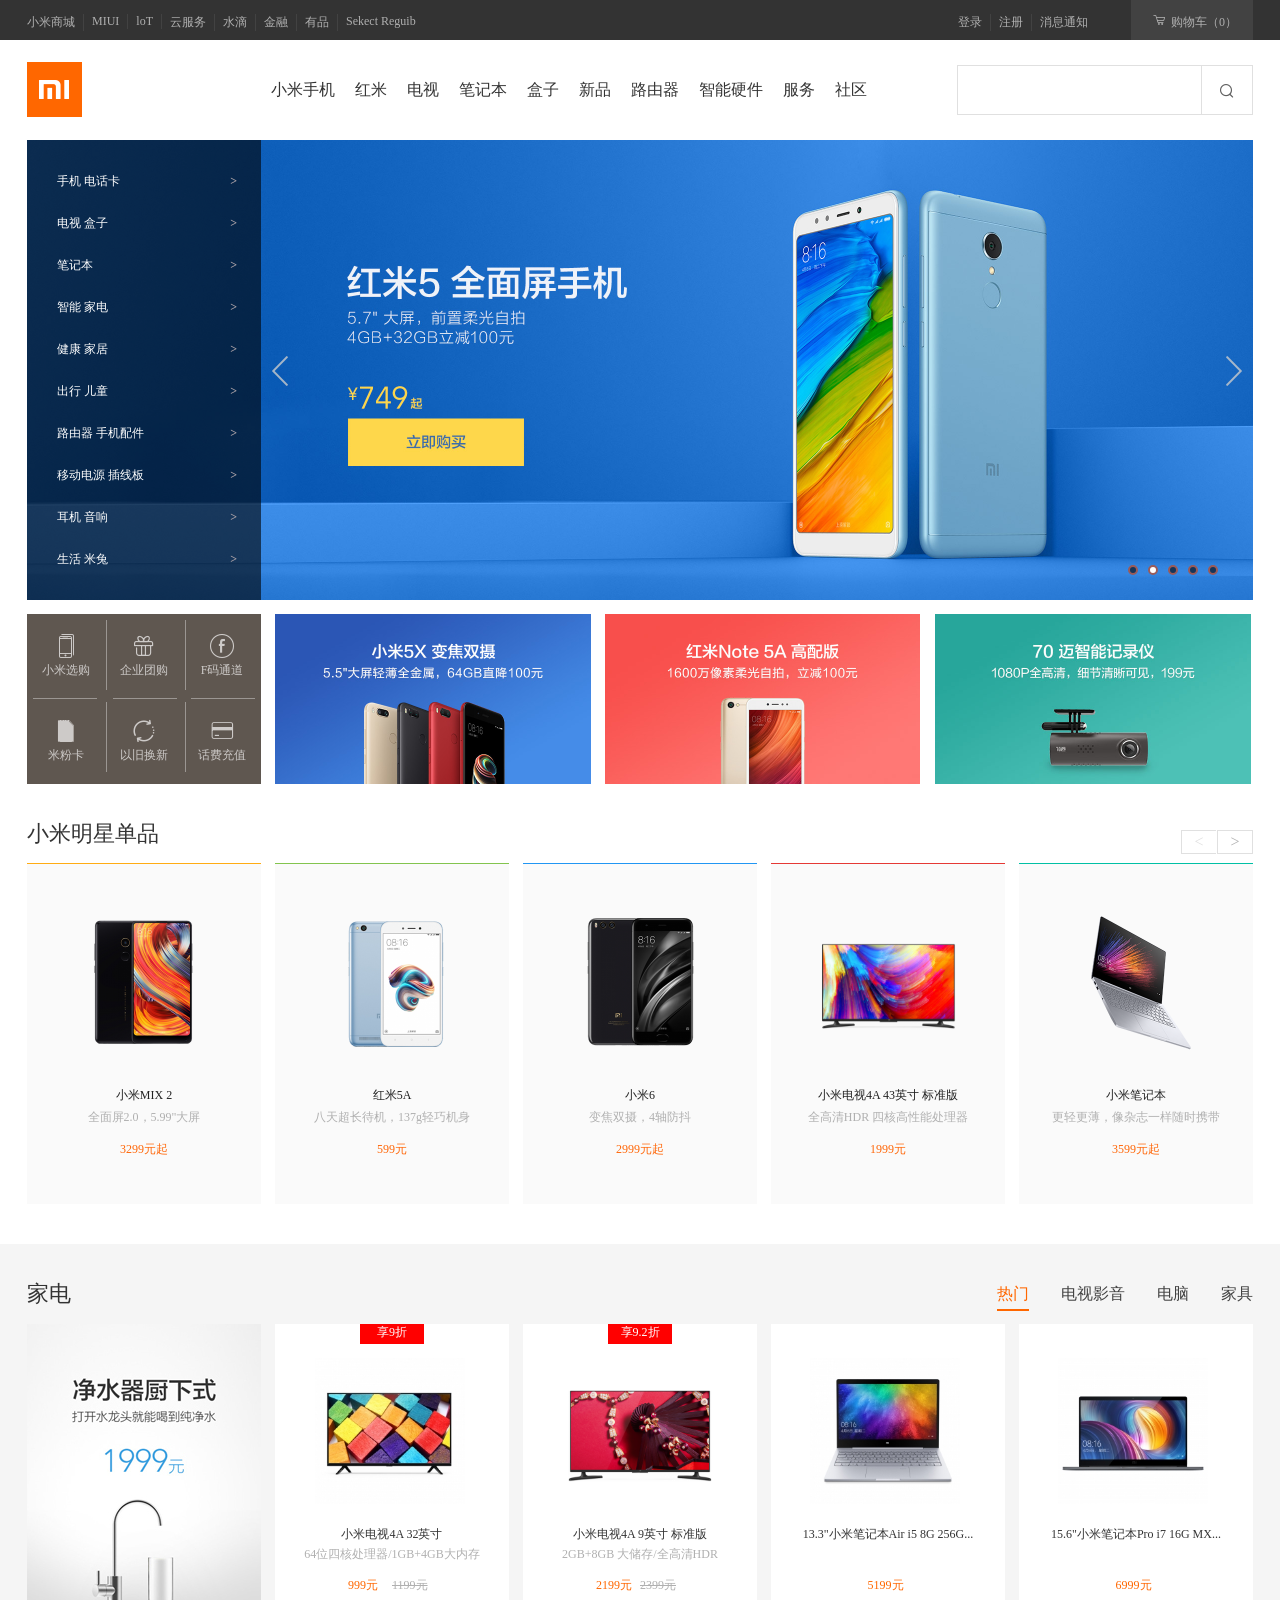
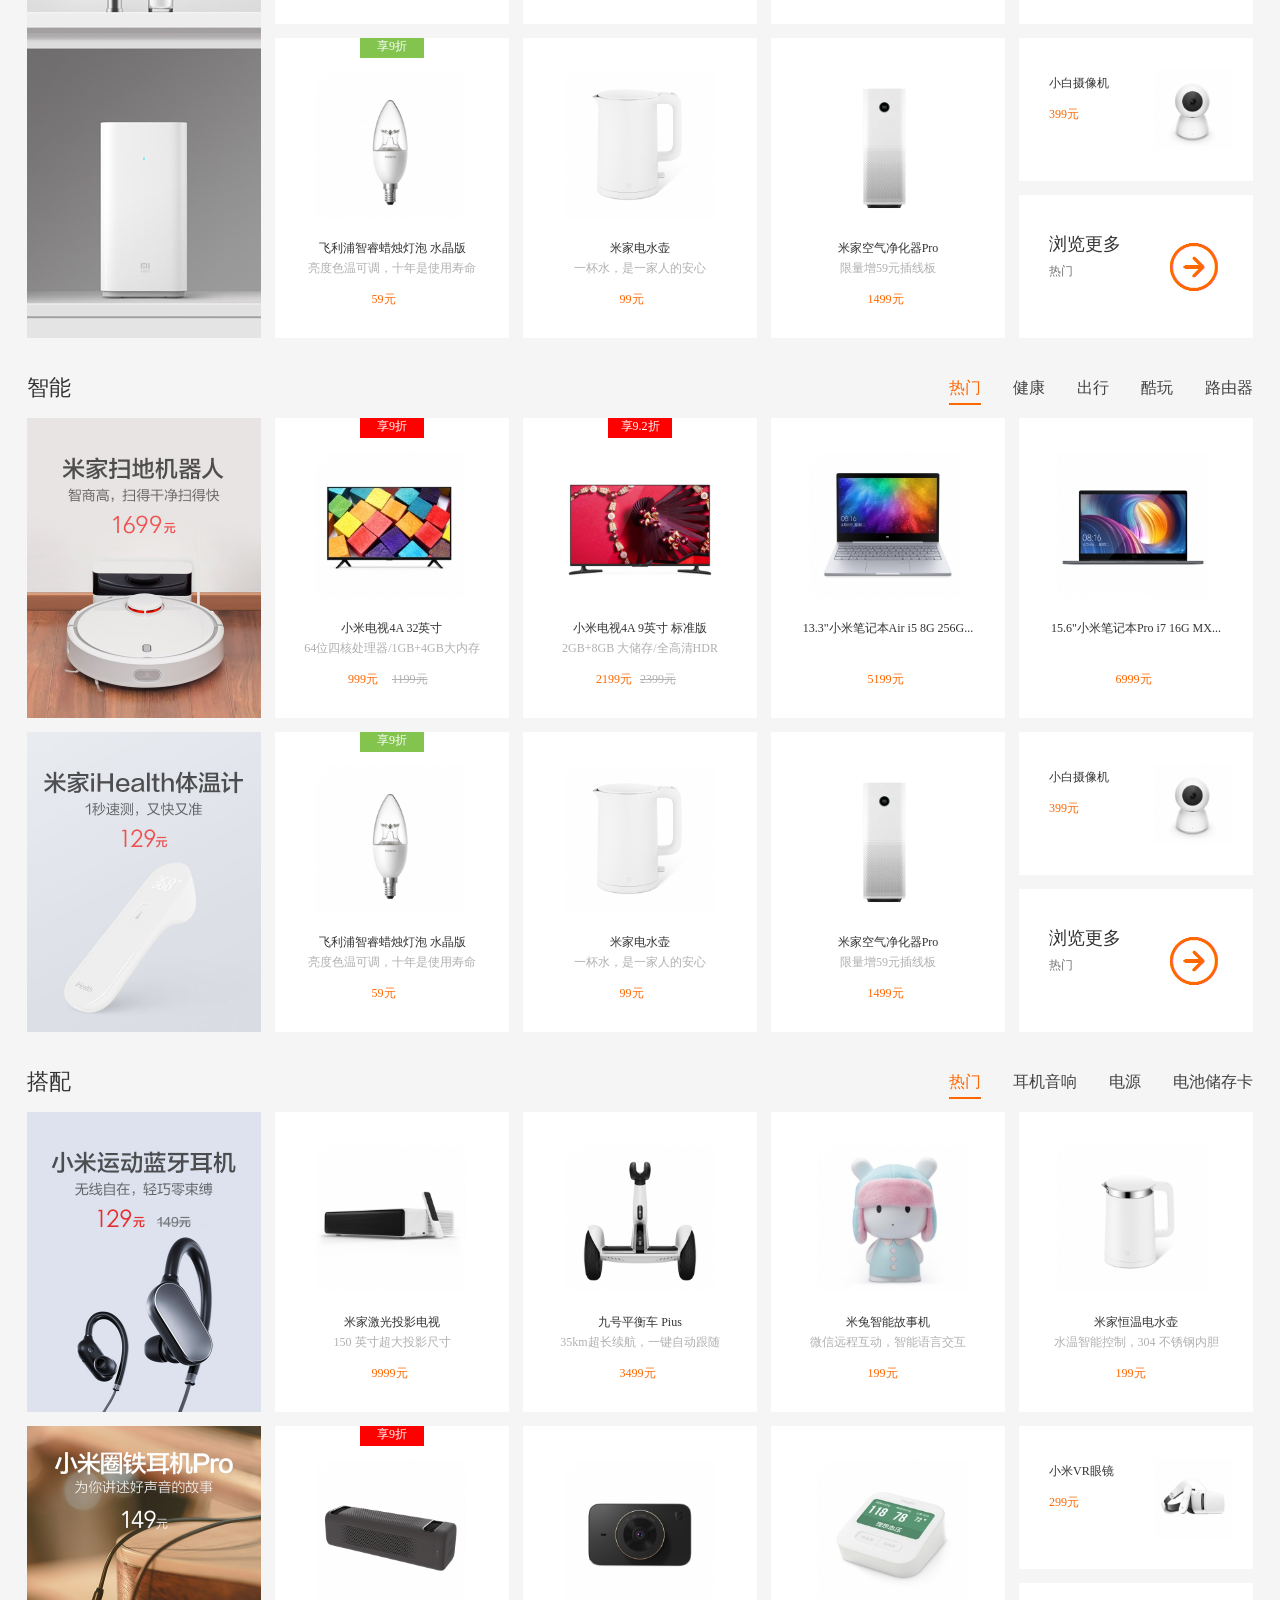
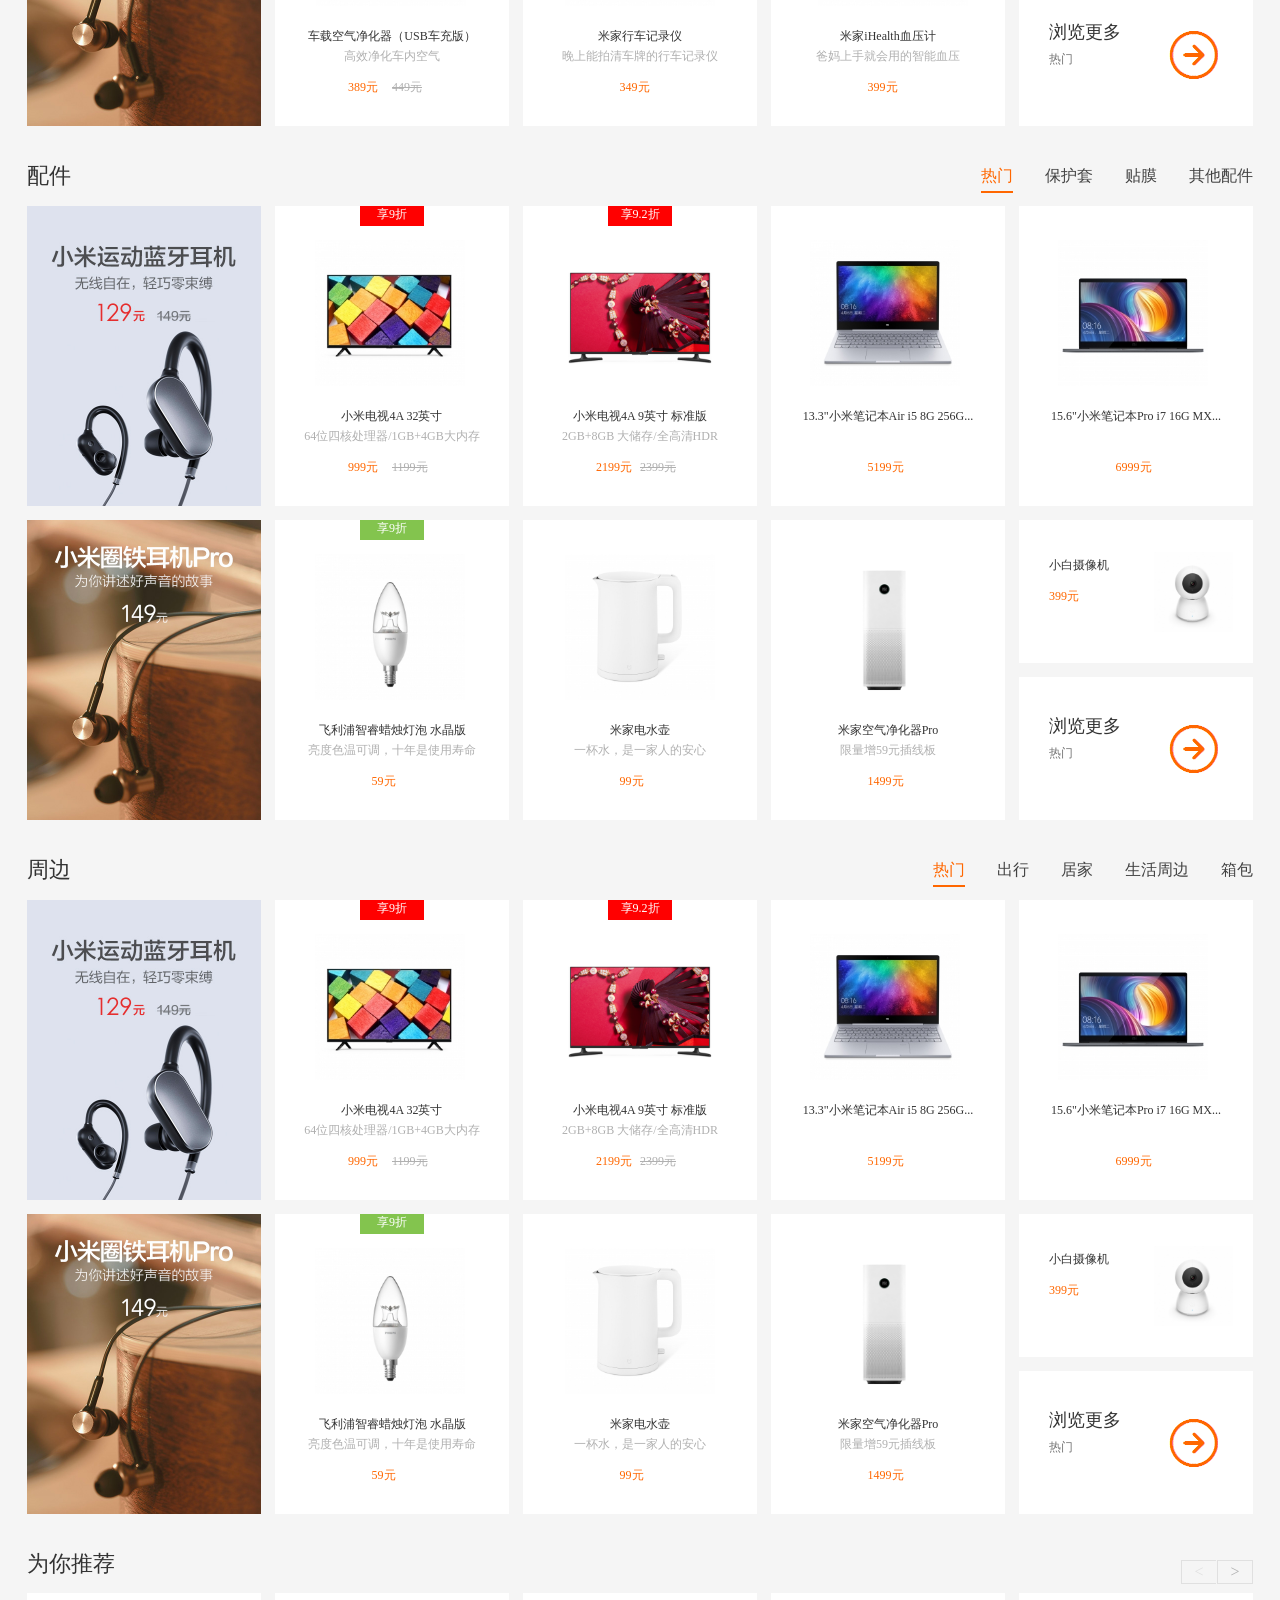
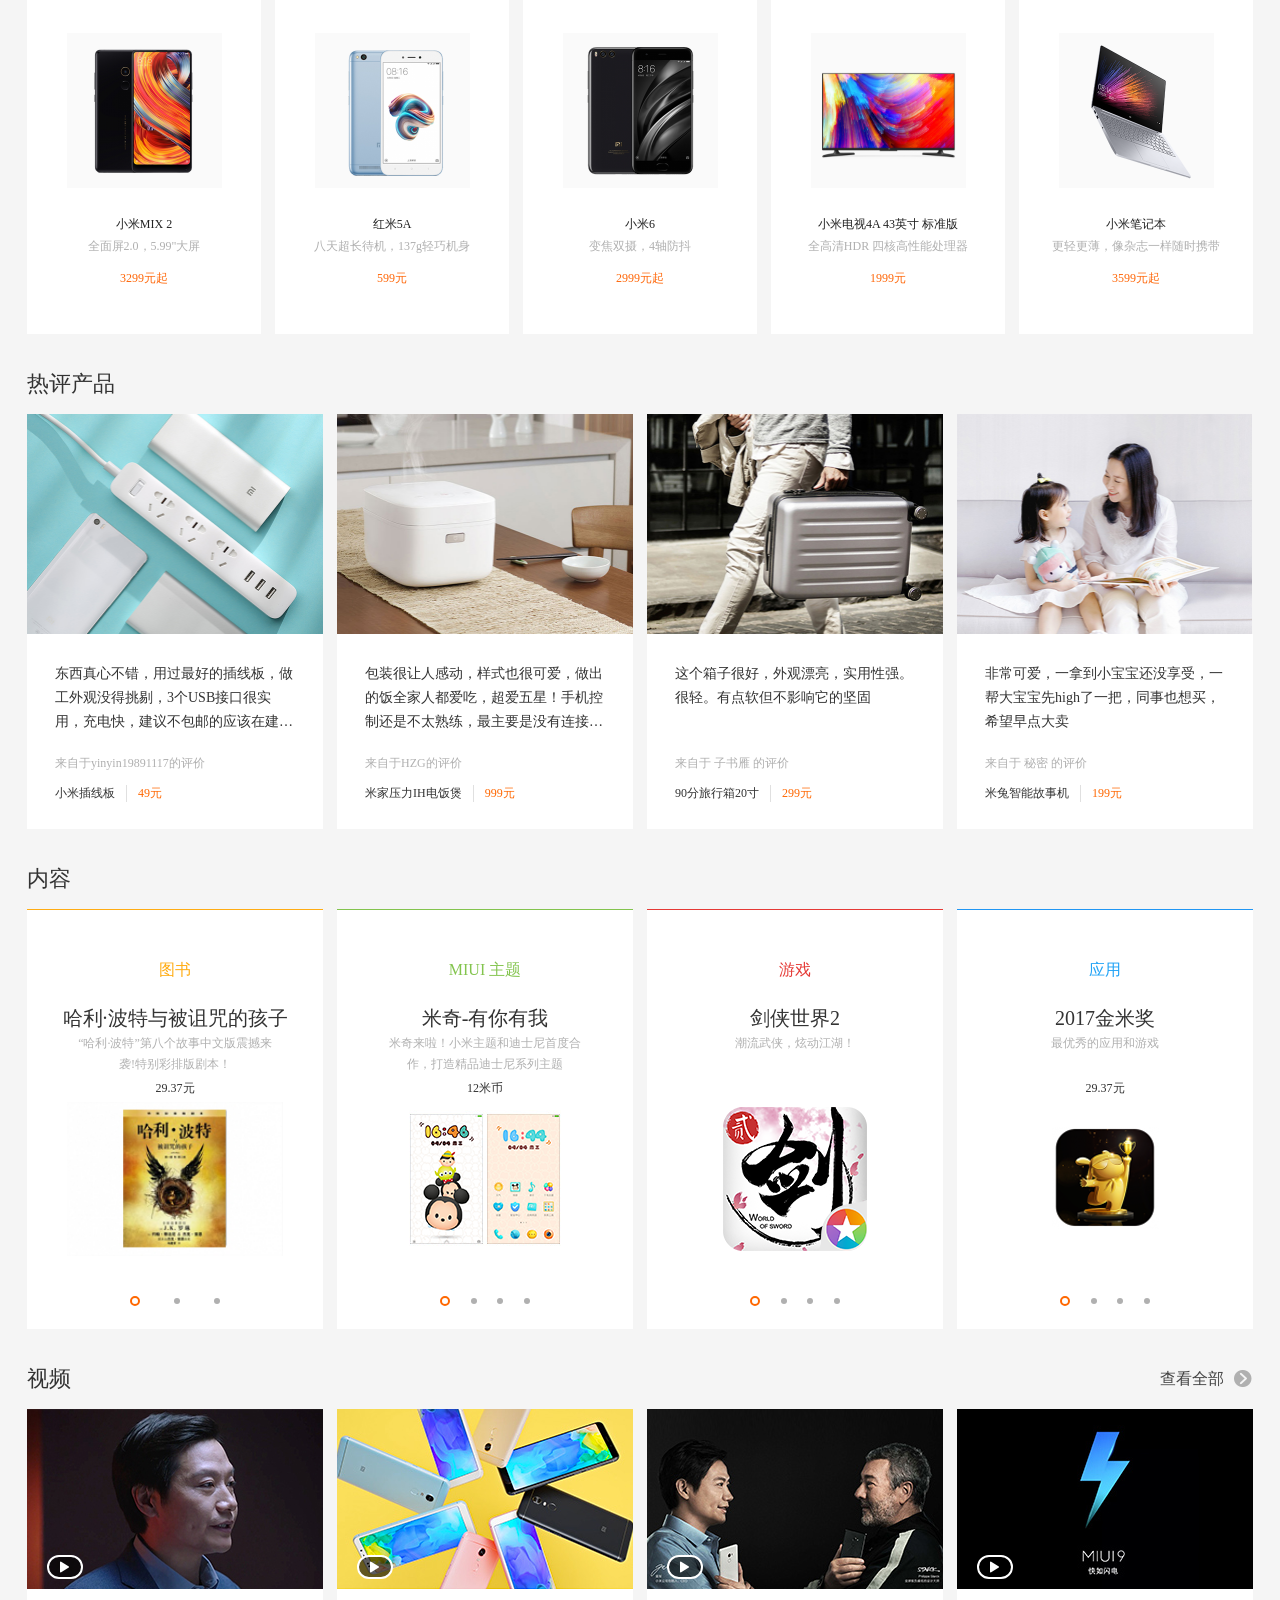
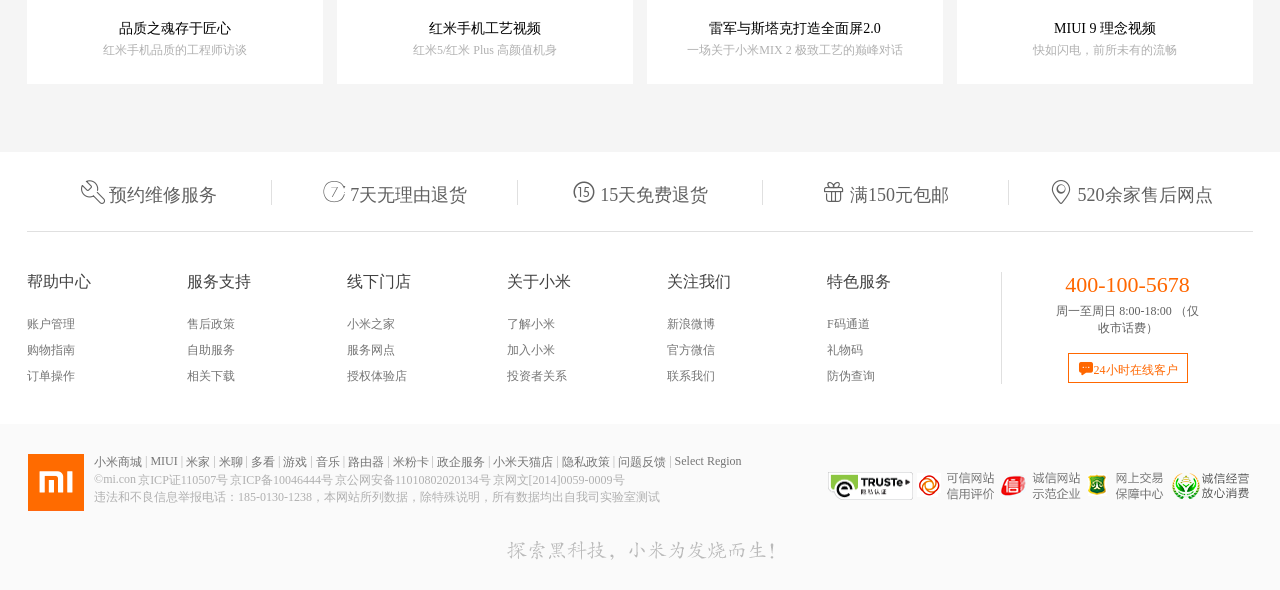
<file: index.html>
<!DOCTYPE html>
<html lang="en">
<head>
	<meta charset="UTF-8">
	<title>小米官网</title>
	<link rel="stylesheet" href="css/xiaomi.css">
	<link rel="stylesheet" href="font/iconfont.css">
	<link rel="shortcut icon" href="img/favicon.ico">
	<!-- <script src="js/index.js"></script>
	<script src="js/animate.js"></script> -->
	<script src="js/jquery-3.3.1.js"></script>
	<script src="js/jquert.js"></script>
	
</head>
<body>
	<!-- 头部开始 -->
	<div class="ding">
		<div class="dzhong">
			<div class="zzuo">
				<a href="">小米商城</a>
				<a href="">MIUI</a>
				<a href="">loT</a>
				<a href="">云服务</a>
				<a href="">水滴</a>
				<a href="">金融</a>
				<a href="">有品</a>
				<a href="">Sekect Reguib</a>
			</div>
			<div class="zyou">
				<div class="youxiao">
					<link rel="stylesheet" href="https://at.alicdn.com/t/font_669926_1lgzmsub1q0k9.css">
		    	    <i class="iconfont icon-gouwuche"></i>
		    	    <span class="gwc">购物车（0）</span>
		    	    <div class="xiahua">购物车中还没有商品，赶紧选购吧！</div>
				</div>
				<div class="zuoxiao">
					<a href="">消息通知</a>
					<a href="">注册</a>
					<a href="">登录</a>
				</div>
			</div>
		</div>
	</div>
	<!-- 头部结束 -->
	<!-- 导航开始 -->
	<div class="daohang">
	    <a href="" class="logo">
		    <img src="img/logo.png" alt="">
	    </a>
 	    <div class="zhongjianzi">
		    <a href="" class="xsxs">小米手机
		    	<div class="xilas">
		    		<div class="neikh">
		    		<div class="kuan">
		    			<div class="www">新品</div>
		    			<div class="tututut"><img src="img/axm (1).png" alt=""></div>
		    			<div class="shszi">小米8</div>
		    			<div class="xiaazi">2699元</div>
		    		</div>
		    		<div class="st"></div>
		    		<div class="kuan">
		    			<div class="www">新品</div>
		    			<div class="tututut"><img src="img/axm (2).png" alt=""></div>
		    			<div class="shszi">小米8 SE</div>
		    			<div class="xiaazi">1799元</div>
		    		</div>
		    		<div class="st"></div>
		    		<div class="kuan">
		    			<div class="www">新品</div>
		    			<div class="tututut"><img src="img/axm (3).png" alt=""></div>
		    			<div class="shszi">小米MIX 2S</div>
		    			<div class="xiaazi">3299元</div>
		    		</div>
		    		<div class="st"></div>
		    		<div class="kuan">
		    			<div class="www">热卖</div>
		    			<div class="tututut"><img src="img/axm (4).png" alt=""></div>
		    			<div class="shszi">小米MIX 2</div>
		    			<div class="xiaazi">2599元</div>
		    		</div>
		    		<div class="st"></div>
		    		<div class="kuan">
		    			<div class="www">新品</div>
		    			<div class="tututut"><img src="img/axm (5).png" alt=""></div>
		    			<div class="shszi">小米6X</div>
		    			<div class="xiaazi">1399元起</div>
		    		</div>
		    		<div class="st"></div>
		    		<div class="kuan">
		    			<!-- <div class="www">新品</div> -->
		    			<div class="tututut"><img src="img/axm (6).png" alt=""></div>
		    			<div class="shszi">小米Max 2</div>
		    			<div class="xiaazi">1399元起</div>
		    		</div>
		    	</div>
		    	</div>
		    </a>
		    <a href="">红米
		    	<div class="xilas">
		    		<div class="neikh">
		    		<div class="kuan">
		    			<div class="www">新品</div>
		    			<div class="tututut"><img src="img/ahm (1).png" alt=""></div>
		    			<div class="shszi">红米Note 5</div>
		    			<div class="xiaazi">1099元</div>
		    		</div>
		    		<div class="st"></div>
		    		<div class="kuan">
		    			<div class="www">新品</div>
		    			<div class="tututut"><img src="img/ahm (2).png" alt=""></div>
		    			<div class="shszi">红米S2</div>
		    			<div class="xiaazi">999元</div>
		    		</div>
		    		<div class="st"></div>
		    		<div class="kuan">
		    			<!-- <div class="www">新品</div> -->
		    			<div class="tututut"><img src="img/ahm (3).png" alt=""></div>
		    			<div class="shszi">红米5 Plus版</div>
		    			<div class="xiaazi">999元</div>
		    		</div>
		    		<div class="st"></div>
		    		<div class="kuan">
		    			<!-- <div class="www">热卖</div> -->
		    			<div class="tututut"><img src="img/ahm (4).png" alt=""></div>
		    			<div class="shszi">红米5</div>
		    			<div class="xiaazi">1999元</div>
		    		</div>
		    		<div class="st"></div>
		    		<div class="kuan">
		    			<!-- <div class="www">热卖</div> -->
		    			<div class="tututut"><img src="img/ahm (4).png" alt=""></div>
		    			<div class="shszi">红米5A</div>
		    			<div class="xiaazi">599元</div>
		    		</div>
		    	</div>
		    	</div>
		    </a>
		    <a href="">电视
				<div class="xilas">
					<div class="neikh">
		    		<div class="kuan">
		    			<div class="www">新品</div>
		    			<div class="tututut"><img src="img/ads (1).png" alt=""></div>
		    			<div class="shszi">小米电视4 75英寸</div>
		    			<div class="xiaazi">8999元</div>
		    		</div>
		    		<div class="st"></div>
		    		<div class="kuan">
		    			<div class="www">热卖</div>
		    			<div class="tututut"><img src="img/ads (2).png" alt=""></div>
		    			<div class="shszi">小米电视4A 32英寸</div>
		    			<div class="xiaazi">849元</div>
		    		</div>
		    		<div class="st"></div>
		    		<div class="kuan">
		    			<div class="www">新品</div>
		    			<div class="tututut"><img src="img/ads (3).png" alt=""></div>
		    			<div class="shszi">小米电视4A 43英寸青春版</div>
		    			<div class="xiaazi">1399元</div>
		    		</div>
		    		<div class="st"></div>
		    		<div class="kuan">
		    			<div class="www">热卖</div>
		    			<div class="tututut"><img src="img/ads (4).png" alt=""></div>
		    			<div class="shszi">小米电视4A 50英寸</div>
		    			<div class="xiaazi">1999元</div>
		    		</div>
		    		<div class="st"></div>
		    		<div class="kuan">
		    			<div class="www">热卖</div>
		    			<div class="tututut"><img src="img/ads (5).png" alt=""></div>
		    			<div class="shszi">小米电视4A 55英寸</div>
		    			<div class="xiaazi">2499元</div>
		    		</div>
		    		<div class="st"></div>
		    		<div class="kuan">
		    			<!-- <div class="www">新品</div> -->
		    			<div class="tututut"><img src="img/ads (6).png" alt=""></div>
		    			<div class="shszi">查看全部</div>
		    			<div class="fffff">小米电视</div>
		    		</div>
		    	</div>
				</div>
		    </a>
		    <a href="">笔记本
		    	<div class="xilas">
		    		<div class="neikh">
		    		<div class="kuan">
		    			<!-- <div class="www">新品</div> -->
		    			<div class="tututut"><img src="img/abj (1).png" alt=""></div>
		    			<div class="shszi">小米游戏本</div>
		    			<div class="xiaazi">5999元</div>
		    		</div>
		    		<div class="st"></div>
		    		<div class="kuan">
		    			<!-- <div class="www">热卖</div> -->
		    			<div class="tututut"><img src="img/abj (2).png" alt=""></div>
		    			<div class="shszi">小米笔记本 Pro</div>
		    			<div class="xiaazi">5599元</div>
		    		</div>
		    		<div class="st"></div>
		    		<div class="kuan">
		    			<!-- <div class="www">新品</div> -->
		    			<div class="tututut"><img src="img/abj (3).png" alt=""></div>
		    			<div class="shszi">小米笔记本 Air系列</div>
		    			<div class="xiaazi">3599元</div>
		    		</div>
		    	</div>
		    	</div>
		    </a>
		    <a href="">盒子
		    	<div class="xilas">
		    		<div class="neikh">
		    		<div class="kuan">
		    			<!-- <div class="www">新品</div> -->
		    			<div class="tututut"><img src="img/ahz (1).png" alt=""></div>
		    			<div class="shszi">小米盒子4</div>
		    			<div class="xiaazi">299元</div>
		    		</div>
		    		<div class="st"></div>
		    		<div class="kuan">
		    			<!-- <div class="www">热卖</div> -->
		    			<div class="tututut"><img src="img/ahz (2).png" alt=""></div>
		    			<div class="shszi">小米盒子4c</div>
		    			<div class="xiaazi">199元</div>
		    		</div>
		    		<div class="st"></div>
		    		<div class="kuan">
		    			<!-- <div class="www">新品</div> -->
		    			<div class="tututut"><img src="img/ahz (3).png" alt=""></div>
		    			<div class="shszi">小米盒子3s</div>
		    			<div class="xiaazi">299元</div>
		    		</div>
		    		<div class="st"></div>
		    		<div class="kuan">
		    			<!-- <div class="www">热卖</di --><!-- v> -->
		    			<div class="tututut"><img src="img/ahz (4).png" alt=""></div>
		    			<div class="shszi">小米盒子3c
		    			</div>
		    			<div class="xiaazi">199元</div>
		    		</div>
		    		<div class="st"></div>
		    		<div class="kuan">
		    			<!-- <div class="www">热卖</div> -->
		    			<div class="tututut"><img src="img/ahz (5).png" alt=""></div>
		    			<div class="shszi">小米盒子3 增强版</div>
		    			<div class="xiaazi">399元</div>
		    		</div>
		    		<div class="st"></div>
		    		<div class="kuan">
		    			<!-- <div class="www">新品</div> -->
		    			<div class="tututut"><img src="img/ahz (6).png" alt=""></div>
		    			<div class="shszi">小米家庭影院</div>
		    			<div class="xiaazi">2099元</div>
		    		</div>
		    	</div>
		    	</div>
		    </a>
		    <a href="">新品
		    	<div class="xilas">
		    		<div class="neikh">
		    		<div class="kuan">
		    			<!-- <div class="www">新品</div> -->
		    			<div class="tututut"><img src="img/axp (1).png" alt=""></div>
		    			<div class="shszi">小米手环3</div>
		    			<div class="xiaazi">169元</div>
		    		</div>
		    		<div class="st"></div>
		    		<div class="kuan">
		    			<!-- <div class="www">热卖</div> -->
		    			<div class="tututut"><img src="img/axp (2).png" alt=""></div>
		    			<div class="shszi">小米路由器4</div>
		    			<div class="xiaazi">199元</div>
		    		</div>
		    		<div class="st"></div>
		    		<div class="kuan">
		    			<!-- <div class="www">新品</div> -->
		    			<div class="tututut"><img src="img/axp (3).png" alt=""></div>
		    			<div class="shszi">小米小爱音响mini</div>
		    			<div class="xiaazi">169元</div>
		    		</div>
		    		<div class="st"></div>
		    		<div class="kuan">
		    			<!-- <div class="www">热卖</di --><!-- v> -->
		    			<div class="tututut"><img src="img/axp (4).png" alt=""></div>
		    			<div class="shszi">米家投影仪
		    			</div>
		    			<div class="xiaazi">3999元</div>
		    		</div>
		    		<div class="st"></div>
		    		<div class="kuan">
		    			<!-- <div class="www">热卖</div> -->
		    			<div class="tututut"><img src="img/axp (5).png" alt=""></div>
		    			<div class="shszi">小米VR 一体机</div>
		    			<div class="xiaazi">1499元</div>
		    		</div>
		    		<div class="st"></div>
		    		<div class="kuan">
		    			<!-- <div class="www">新品</div> -->
		    			<div class="tututut"><img src="img/axp (6).png" alt=""></div>
		    			<div class="shszi">小米米家智能摄像机 云台版</div>
		    			<div class="xiaazi">199元</div>
		    		</div>
		    	</div>
		    	</div>
		    </a>
		    <a href="">路由器
		    	<div class="xilas">
		    		<div class="neikh">
		    		<div class="kuan">
		    			<div class="www">新品</div>
		    			<div class="tututut"><img src="img/alyq (1).png" alt=""></div>
		    			<div class="shszi">小米路由器 4</div>
		    			<div class="xiaazi">199元</div>
		    		</div>
		    		<div class="st"></div>
		    		<div class="kuan">
		    			<!-- <div class="www">热卖</div> -->
		    			<div class="tututut"><img src="img/alyq (2).png" alt=""></div>
		    			<div class="shszi">小米WiF放大器 Pro</div>
		    			<div class="xiaazi">79元</div>
		    		</div>
		    		<div class="st"></div>
		    		<div class="kuan">
		    			<div class="www">包邮</div>
		    			<div class="tututut"><img src="img/alyq (3).png" alt=""></div>
		    			<div class="shszi">小米路由器 3C</div>
		    			<div class="xiaazi">99元</div>
		    		</div>
		    		<div class="st"></div>
		    		<div class="kuan">
		    			<!-- <div class="www">热卖</div> -->
		    			<div class="tututut"><img src="img/alyq (4).png" alt=""></div>
		    			<div class="shszi">小米路由器 3A</div>
		    			<div class="xiaazi">139元</div>
		    		</div>
		    		<div class="st"></div>
		    		<div class="kuan">
		    			<div class="www">双千兆</div>
		    			<div class="tututut"><img src="img/alyq (5).png" alt=""></div>
		    			<div class="shszi">小米路由器 3G</div>
		    			<div class="xiaazi">249元</div>
		    		</div>
		    		<div class="st"></div>
		    		<div class="kuan">
		    			<div class="www">大容量</div>
		    			<div class="tututut"><img src="img/alyq (6).png" alt=""></div>
		    			<div class="shszi">小米路由器 HD/Pro</div>
		    			<div class="xiaazi">499元</div>
		    		</div>
		    	</div>
		    	</div>
		    </a>
		    <a href="">智能硬件
		    	<div class="xilas">
		    		<div class="neikh">
		    		<div class="kuan">
		    			<!-- <div class="www">新品</div> -->
		    			<div class="tututut"><img src="img/azn (1).png" alt=""></div>
		    			<div class="shszi">小米小爱音响mini</div>
		    			<div class="xiaazi">169元</div>
		    		</div>
		    		<div class="st"></div>
		    		<div class="kuan">
		    			<div class="www">航拍利器</div>
		    			<div class="tututut"><img src="img/azn (2).png" alt=""></div>
		    			<div class="shszi">小米无人机</div>
		    			<div class="xiaazi">2999元</div>
		    		</div>
		    		<div class="st"></div>
		    		<div class="kuan">
		    			<!-- <div class="www">新品</div> -->
		    			<div class="tututut"><img src="img/azn (3).png" alt=""></div>
		    			<div class="shszi">小米净水器</div>
		    			<div class="xiaazi">1499元</div>
		    		</div>
		    		<div class="st"></div>
		    		<div class="kuan">
		    			<!-- <div class="www">热卖</div> -->
		    			<div class="tututut"><img src="img/azn (4).png" alt=""></div>
		    			<div class="shszi">米家扫地机器人</div>
		    			<div class="xiaazi">1699元</div>
		    		</div>
		    		<div class="st"></div>
		    		<div class="kuan">
		    			<!-- <div class="www">热卖</div> -->
		    			<div class="tututut"><img src="img/azn (5).png" alt=""></div>
		    			<div class="shszi">米家压力IH电饭煲</div>
		    			<div class="xiaazi">999元</div>
		    		</div>
		    		<div class="st"></div>
		    		<div class="kuan">
		    			<!-- <div class="www">新品</div> -->
		    			<div class="tututut"><img src="img/azn (6).png" alt=""></div>
		    			<div class="shszi">查看全部</div>
		    			<div class="fffff">智能硬件</div>
		    		</div>
		    	</div>
		    	</div>
		    </a>
		    <a href="">服务</a>
		    <a href="">社区</a>
	    </div>
	    <div class="youbian">
		    <div class="zuokuang"></div>
		    <div class="youkuang">
		        <link rel="stylesheet" href="https://at.alicdn.com/t/font_669926_1lgzmsub1q0k9.css">
		        <i class="iconfont icon-sousuo"></i>
		    </div>
	    </div>
	</div>
	<!-- 导航结束 -->
	<!-- banner开始 -->
	<div class="banner">
		<ul class="imgbox">
			<li>
				<a href="javascript:;">
					<img src="img/mx1.jpg" alt="">
				</a>
			</li>
			<!-- <li>
				<a href="">
					<img src="img/banner1.jpg" alt="">
				</a>
			</li> -->
			<li>
				<a href="javascript:;">
					<img src="img/ma3.jpg" alt="">
				</a>
			</li>
			<li>
				<a href="javascript:;">
					<img src="img/mx4.jpg" alt="">
				</a>
			</li>
			<li>
				<a href="javascript:;">
					<img src="img/mx5.jpg" alt="">
				</a>
			</li>
			<li>
				<a href="javascript:;">
					<img src="img/mx6.jpg" alt="">
				</a>
			</li>
		</ul>
		<ul class="cetu">
			<li>
				<a href="">
					<h1>手机 电话卡</h1>
					<h3>&gt;</h3>
				</a>
				<div class="aside">
					<div class="situ">
						<div class="sixiaotu">
							<div class="liuxiao">
								<div class="tutu">
									<img src="img/a1.png" alt=""> 
								</div>
								<a href=""><div class="zizi"><span class="x">小米8</span></div></a>
							</div>
							<div class="liuxiao">
								<div class="tutu">
									<img src="img/a1.png" alt=""> 
								</div>
								<a href=""><div class="zizi"><span class="x">小米8</span></div></a>
							</div>
							<div class="liuxiao">
								<div class="tutu">
									<img src="img/a1.png" alt=""> 
								</div>
								<a href=""><div class="zizi"><span class="x">小米8</span></div></a>
							</div>
							<div class="liuxiao">
								<div class="tutu">
									<img src="img/a1.png" alt=""> 
								</div>
								<a href=""><div class="zizi"><span class="x">小米8</span></div></a>
							</div>
							<div class="liuxiao">
								<div class="tutu">
									<img src="img/a1.png" alt=""> 
								</div>
								<a href=""><div class="zizi"><span class="x">小米8</span></div></a>
							</div>
							<div class="liuxiao">
								<div class="tutu">
									<img src="img/a1.png" alt=""> 
								</div>
								<a href=""><div class="zizi"><span class="x">小米8</span></div></a>
							</div>
						</div>
						<div class="sixiaotu">
							<div class="liuxiao">
								<div class="tutu">
									<img src="img/a1.png" alt=""> 
								</div>
								<a href=""><div class="zizi"><span class="x">小米8</span></div></a>
							</div>
							<div class="liuxiao">
								<div class="tutu">
									<img src="img/a1.png" alt=""> 
								</div>
								<a href=""><div class="zizi"><span class="x">小米8</span></div></a>
							</div>
							<div class="liuxiao">
								<div class="tutu">
									<img src="img/a1.png" alt=""> 
								</div>
								<a href=""><div class="zizi"><span class="x">小米8</span></div></a>
							</div>
							<div class="liuxiao">
								<div class="tutu">
									<img src="img/a1.png" alt=""> 
								</div>
								<a href=""><div class="zizi"><span class="x">小米8</span></div></a>
							</div>
							<div class="liuxiao">
								<div class="tutu">
									<img src="img/a1.png" alt=""> 
								</div>
								<a href=""><div class="zizi"><span class="x">小米8</span></div></a>
							</div>
							<div class="liuxiao">
								<div class="tutu">
									<img src="img/a1.png" alt=""> 
								</div>
								<a href=""><div class="zizi"><span class="x">小米8</span></div></a>
							</div>
						</div>
						<div class="sixiaotu">
							<div class="liuxiao">
								<div class="tutu">
									<img src="img/a1.png" alt=""> 
								</div>
								<a href=""><div class="zizi"><span class="x">小米8</span></div></a>
							</div>
							<div class="liuxiao">
								<div class="tutu">
									<img src="img/a1.png" alt=""> 
								</div>
								<a href=""><div class="zizi"><span class="x">小米8</span></div></a>
							</div>
							<div class="liuxiao">
								<div class="tutu">
									<img src="img/a1.png" alt=""> 
								</div>
								<a href=""><div class="zizi"><span class="x">小米8</span></div></a>
							</div>
							<div class="liuxiao">
								<div class="tutu">
									<img src="img/a1.png" alt=""> 
								</div>
								<a href=""><div class="zizi"><span class="x">小米8</span></div></a>
							</div>
							<div class="liuxiao">
								<div class="tutu">
									<img src="img/a1.png" alt=""> 
								</div>
								<a href=""><div class="zizi"><span class="x">小米8</span></div></a>
							</div>
							<div class="liuxiao">
								<div class="tutu">
									<img src="img/a1.png" alt=""> 
								</div>
								<a href=""><div class="zizi"><span class="x">小米8</span></div></a>
							</div>
						</div>
						<div class="sixiaotu">
							<div class="liuxiao">
								<div class="tutu">
									<img src="img/a1.png" alt=""> 
								</div>
								<a href=""><div class="zizi"><span class="x">小米8</span></div></a>
							</div>
							<div class="liuxiao">
								<div class="tutu">
									<img src="img/a1.png" alt=""> 
								</div>
								<a href=""><div class="zizi"><span class="x">小米8</span></div></a>
							</div>
							<div class="liuxiao">
								<div class="tutu">
									<img src="img/a1.png" alt=""> 
								</div>
								<a href=""><div class="zizi"><span class="x">小米8</span></div></a>
							</div>
							<div class="liuxiao">
								<div class="tutu">
									<img src="img/a1.png" alt=""> 
								</div>
								<a href=""><div class="zizi"><span class="x">小米8</span></div></a>
							</div>
							<div class="liuxiao">
								<div class="tutu">
									<img src="img/a1.png" alt=""> 
								</div>
								<a href=""><div class="zizi"><span class="x">小米8</span></div></a>
							</div>
							<div class="liuxiao">
								<div class="tutu">
									<img src="img/a1.png" alt=""> 
								</div>
								<a href=""><div class="zizi"><span class="x">小米8</span></div></a>
							</div>
						</div>
					</div>
				</div>
			</li>
			<li>
				<a href="">
					<h1>电视 盒子</h1>
					<h3>&gt;</h3>
				</a>
				<div class="aside">
					<div class="situ">
						<div class="sixiaotu">
							<div class="liuxiao">
								<div class="tutu">
									<img src="img/a.png" alt=""> 
								</div>
								<a href=""><div class="zizi"><span class="x">小米电视4 75英寸</span></div></a>
							</div>
							<div class="liuxiao">
								<div class="tutu">
									<img src="img/a.png" alt=""> 
								</div>
								<a href=""><div class="zizi"><span class="x">小米电视4 75英寸</span></div></a>
							</div>
							<div class="liuxiao">
								<div class="tutu">
									<img src="img/a.png" alt=""> 
								</div>
								<a href=""><div class="zizi"><span class="x">小米电视4 75英寸</span></div></a>
							</div>
							<div class="liuxiao">
								<div class="tutu">
									<img src="img/a.png" alt=""> 
								</div>
								<a href=""><div class="zizi"><span class="x">小米电视4 75英寸</span></div></a>
							</div>
							<div class="liuxiao">
								<div class="tutu">
									<img src="img/a.png" alt=""> 
								</div>
								<a href=""><div class="zizi"><span class="x">小米电视4 75英寸</span></div></a>
							</div>
							<div class="liuxiao">
								<div class="tutu">
									<img src="img/a.png" alt=""> 
								</div>
								<a href=""><div class="zizi"><span class="x">小米电视4 75英寸</span></div></a>
							</div>
						</div>
						<div class="sixiaotu">
							<div class="liuxiao">
								<div class="tutu">
									<img src="img/a.png" alt=""> 
								</div>
								<a href=""><div class="zizi"><span class="x">小米电视4 75英寸</span></div></a>
							</div>
							<div class="liuxiao">
								<div class="tutu">
									<img src="img/a.png" alt=""> 
								</div>
								<a href=""><div class="zizi"><span class="x">小米电视4 75英寸</span></div></a>
							</div>
							<div class="liuxiao">
								<div class="tutu">
									<img src="img/a.png" alt=""> 
								</div>
								<a href=""><div class="zizi"><span class="x">小米电视4 75英寸</span></div></a>
							</div>
							<div class="liuxiao">
								<div class="tutu">
									<img src="img/a.png" alt=""> 
								</div>
								<a href=""><div class="zizi"><span class="x">小米电视4 75英寸</span></div></a>
							</div>
							<div class="liuxiao">
								<div class="tutu">
									<img src="img/a.png" alt=""> 
								</div>
								<a href=""><div class="zizi"><span class="x">小米电视4 75英寸</span></div></a>
							</div>
							<div class="liuxiao">
								<div class="tutu">
									<img src="img/a.png" alt=""> 
								</div>
								<a href=""><div class="zizi"><span class="x">小米电视4 75英寸</span></div></a>
							</div>
						</div>
						<div class="sixiaotu">
							<div class="liuxiao">
								<div class="tutu">
									<img src="img/a.png" alt=""> 
								</div>
								<a href=""><div class="zizi"><span class="x">小米电视4 75英寸</span></div></a>
							</div>
							<div class="liuxiao">
								<div class="tutu">
									<img src="img/a.png" alt=""> 
								</div>
								<a href=""><div class="zizi"><span class="x">小米电视4 75英寸</span></div></a>
							</div>
							<div class="liuxiao">
								<div class="tutu">
									<img src="img/a.png" alt=""> 
								</div>
								<a href=""><div class="zizi"><span class="x">小米电视4 75英寸</span></div></a>
							</div>
							<div class="liuxiao">
								<div class="tutu">
									<img src="img/a.png" alt=""> 
								</div>
								<a href=""><div class="zizi"><span class="x">小米电视4 75英寸</span></div></a>
							</div>
							<div class="liuxiao">
								<div class="tutu">
									<img src="img/a.png" alt=""> 
								</div>
								<a href=""><div class="zizi"><span class="x">小米电视4 75英寸</span></div></a>
							</div>
							<div class="liuxiao">
								<div class="tutu">
									<img src="img/a.png" alt=""> 
								</div>
								<a href=""><div class="zizi"><span class="x">小米电视4 75英寸</span></div></a>
							</div>
						</div>
						<div class="sixiaotu">
							<div class="liuxiao">
								<div class="tutu">
									<img src="img/a.png" alt=""> 
								</div>
								<a href=""><div class="zizi"><span class="x">小米电视4 75英寸</span></div></a>
							</div>
							<div class="liuxiao">
								<div class="tutu">
									<img src="img/a.png" alt=""> 
								</div>
								<a href=""><div class="zizi"><span class="x">小米电视4 75英寸</span></div></a>
							</div>
							<div class="liuxiao">
								<div class="tutu">
									<img src="img/a.png" alt=""> 
								</div>
								<a href=""><div class="zizi"><span class="x">小米电视4 75英寸</span></div></a>
							</div>
							<div class="liuxiao">
								<div class="tutu">
									<img src="img/a.png" alt=""> 
								</div>
								<a href=""><div class="zizi"><span class="x">小米电视4 75英寸</span></div></a>
							</div>
							<div class="liuxiao">
								<div class="tutu">
									<img src="img/a.png" alt=""> 
								</div>
								<a href=""><div class="zizi"><span class="x">小米电视4 75英寸</span></div></a>
							</div>
							<div class="liuxiao">
								<div class="tutu">
									<img src="img/a.png" alt=""> 
								</div>
								<a href=""><div class="zizi"><span class="x">小米电视4 75英寸</span></div></a>
							</div>
						</div>
					</div>
				</div>
			</li>

			<li>
				<a href="">
					<h1>笔记本</h1>
					<h3>&gt;</h3>
				</a>
				<div class="aside">
					<div class="situ">
						<div class="sixiaotu">
							<div class="liuxiao">
								<div class="tutu">
									<img src="img/a3.png" alt=""> 
								</div>
								<a href=""><div class="zizi"><span class="x">小米游戏本 15.6"</span></div></a>
							</div>
							<div class="liuxiao">
								<div class="tutu">
									<img src="img/a3.png" alt=""> 
								</div>
								<a href=""><div class="zizi"><span class="x">小米游戏本 15.6"</span></div></a>
							</div>
							<div class="liuxiao">
								<div class="tutu">
									<img src="img/a3.png" alt=""> 
								</div>
								<a href=""><div class="zizi"><span class="x">小米游戏本 15.6"</span></div></a>
							</div>
							<div class="liuxiao">
								<div class="tutu">
									<img src="img/a3.png" alt=""> 
								</div>
								<a href=""><div class="zizi"><span class="x">小米游戏本 15.6"</span></div></a>
							</div>
							<div class="liuxiao">
								<div class="tutu">
									<img src="img/a3.png" alt=""> 
								</div>
								<a href=""><div class="zizi"><span class="x">小米游戏本 15.6"</span></div></a>
							</div>
							<div class="liuxiao">
								<div class="tutu">
									<img src="img/a3.png" alt=""> 
								</div>
								<a href=""><div class="zizi"><span class="x">小米游戏本 15.6"</span></div></a>
							</div>
						</div>
						<div class="sixiaotu">
							<div class="liuxiao">
								<div class="tutu">
									<img src="img/a3.png" alt=""> 
								</div>
								<a href=""><div class="zizi"><span class="x">小米游戏本 15.6"</span></div></a>
							</div>
							<div class="liuxiao">
								<div class="tutu">
									<img src="img/a3.png" alt=""> 
								</div>
								<a href=""><div class="zizi"><span class="x">小米游戏本 15.6"</span></div></a>
							</div>
							<div class="liuxiao">
								<div class="tutu">
									<img src="img/a3.png" alt=""> 
								</div>
								<a href=""><div class="zizi"><span class="x">小米游戏本 15.6"</span></div></a>
							</div>
							<div class="liuxiao">
								<div class="tutu">
									<img src="img/a3.png" alt=""> 
								</div>
								<a href=""><div class="zizi"><span class="x">小米游戏本 15.6"</span></div></a>
							</div>
							<div class="liuxiao">
								<div class="tutu">
									<img src="img/a3.png" alt=""> 
								</div>
								<a href=""><div class="zizi"><span class="x">小米游戏本 15.6"</span></div></a>
							</div>
							<div class="liuxiao">
								<div class="tutu">
									<img src="img/a3.png" alt=""> 
								</div>
								<a href=""><div class="zizi"><span class="x">小米游戏本 15.6"</span></div></a>
							</div>
						</div>
						<div class="sixiaotu">
							<div class="liuxiao">
								<div class="tutu">
									<img src="img/a3.png" alt=""> 
								</div>
								<a href=""><div class="zizi"><span class="x">小米游戏本 15.6"</span></div></a>
							</div>
							<div class="liuxiao">
								<div class="tutu">
									<img src="img/a3.png" alt=""> 
								</div>
								<a href=""><div class="zizi"><span class="x">小米游戏本 15.6"</span></div></a>
							</div>
							<div class="liuxiao">
								<div class="tutu">
									<img src="img/a3.png" alt=""> 
								</div>
								<a href=""><div class="zizi"><span class="x">小米游戏本 15.6"</span></div></a>
							</div>
							<div class="liuxiao">
								<div class="tutu">
									<img src="img/a3.png" alt=""> 
								</div>
								<a href=""><div class="zizi"><span class="x">小米游戏本 15.6"</span></div></a>
							</div>
							<div class="liuxiao">
								<div class="tutu">
									<img src="img/a3.png" alt=""> 
								</div>
								<a href=""><div class="zizi"><span class="x">小米游戏本 15.6"</span></div></a>
							</div>
							<div class="liuxiao">
								<div class="tutu">
									<img src="img/a3.png" alt=""> 
								</div>
								<a href=""><div class="zizi"><span class="x">小米游戏本 15.6"</span></div></a>
							</div>
						</div>
						<div class="sixiaotu">
							<div class="liuxiao">
								<div class="tutu">
									<img src="img/a3.png" alt=""> 
								</div>
								<a href=""><div class="zizi"><span class="x">小米游戏本 15.6"</span></div></a>
							</div>
							<div class="liuxiao">
								<div class="tutu">
									<img src="img/a3.png" alt=""> 
								</div>
								<a href=""><div class="zizi"><span class="x">小米游戏本 15.6"</span></div></a>
							</div>
							<div class="liuxiao">
								<div class="tutu">
									<img src="img/a3.png" alt=""> 
								</div>
								<a href=""><div class="zizi"><span class="x">小米游戏本 15.6"</span></div></a>
							</div>
							<div class="liuxiao">
								<div class="tutu">
									<img src="img/a3.png" alt=""> 
								</div>
								<a href=""><div class="zizi"><span class="x">小米游戏本 15.6"</span></div></a>
							</div>
							<div class="liuxiao">
								<div class="tutu">
									<img src="img/a3.png" alt=""> 
								</div>
								<a href=""><div class="zizi"><span class="x">小米游戏本 15.6"</span></div></a>
							</div>
							<div class="liuxiao">
								<div class="tutu">
									<img src="img/a3.png" alt=""> 
								</div>
								<a href=""><div class="zizi"><span class="x">小米游戏本 15.6"</span></div></a>
							</div>
						</div>
					</div>
				</div>
			</li>

			<li>
				<a href="">
					<h1>智能 家电</h1>
					<h3>&gt;</h3>
				</a>
				<div class="aside">
					<div class="situ">
						<div class="sixiaotu">
							<div class="liuxiao">
								<div class="tutu">
									<img src="img/a4.png" alt=""> 
								</div>
								<a href=""><div class="zizi"><span class="x">米家投影仪</span></div></a>
							</div>
							<div class="liuxiao">
								<div class="tutu">
									<img src="img/a4.png" alt=""> 
								</div>
								<a href=""><div class="zizi"><span class="x">米家投影仪</span></div></a>
							</div>
							<div class="liuxiao">
								<div class="tutu">
									<img src="img/a4.png" alt=""> 
								</div>
								<a href=""><div class="zizi"><span class="x">米家投影仪</span></div></a>
							</div>
							<div class="liuxiao">
								<div class="tutu">
									<img src="img/a4.png" alt=""> 
								</div>
								<a href=""><div class="zizi"><span class="x">米家投影仪</span></div></a>
							</div>
							<div class="liuxiao">
								<div class="tutu">
									<img src="img/a4.png" alt=""> 
								</div>
								<a href=""><div class="zizi"><span class="x">米家投影仪</span></div></a>
							</div>
							<div class="liuxiao">
								<div class="tutu">
									<img src="img/a4.png" alt=""> 
								</div>
								<a href=""><div class="zizi"><span class="x">米家投影仪</span></div></a>
							</div>
						</div>
						<div class="sixiaotu">
							<div class="liuxiao">
								<div class="tutu">
									<img src="img/a4.png" alt=""> 
								</div>
								<a href=""><div class="zizi"><span class="x">米家投影仪</span></div></a>
							</div>
							<div class="liuxiao">
								<div class="tutu">
									<img src="img/a4.png" alt=""> 
								</div>
								<a href=""><div class="zizi"><span class="x">米家投影仪</span></div></a>
							</div>
							<div class="liuxiao">
								<div class="tutu">
									<img src="img/a4.png" alt=""> 
								</div>
								<a href=""><div class="zizi"><span class="x">米家投影仪</span></div></a>
							</div>
							<div class="liuxiao">
								<div class="tutu">
									<img src="img/a4.png" alt=""> 
								</div>
								<a href=""><div class="zizi"><span class="x">米家投影仪</span></div></a>
							</div>
							<div class="liuxiao">
								<div class="tutu">
									<img src="img/a4.png" alt=""> 
								</div>
								<a href=""><div class="zizi"><span class="x">米家投影仪</span></div></a>
							</div>
							<div class="liuxiao">
								<div class="tutu">
									<img src="img/a4.png" alt=""> 
								</div>
								<a href=""><div class="zizi"><span class="x">米家投影仪</span></div></a>
							</div>
						</div>
						<div class="sixiaotu">
							<div class="liuxiao">
								<div class="tutu">
									<img src="img/a4.png" alt=""> 
								</div>
								<a href=""><div class="zizi"><span class="x">米家投影仪</span></div></a>
							</div>
							<div class="liuxiao">
								<div class="tutu">
									<img src="img/a4.png" alt=""> 
								</div>
								<a href=""><div class="zizi"><span class="x">米家投影仪</span></div></a>
							</div>
							<div class="liuxiao">
								<div class="tutu">
									<img src="img/a4.png" alt=""> 
								</div>
								<a href=""><div class="zizi"><span class="x">米家投影仪</span></div></a>
							</div>
							<div class="liuxiao">
								<div class="tutu">
									<img src="img/a4.png" alt=""> 
								</div>
								<a href=""><div class="zizi"><span class="x">米家投影仪</span></div></a>
							</div>
							<div class="liuxiao">
								<div class="tutu">
									<img src="img/a4.png" alt=""> 
								</div>
								<a href=""><div class="zizi"><span class="x">米家投影仪</span></div></a>
							</div>
							<div class="liuxiao">
								<div class="tutu">
									<img src="img/a4.png" alt=""> 
								</div>
								<a href=""><div class="zizi"><span class="x">米家投影仪</span></div></a>
							</div>
						</div>
						<div class="sixiaotu">
							<div class="liuxiao">
								<div class="tutu">
									<img src="img/a4.png" alt=""> 
								</div>
								<a href=""><div class="zizi"><span class="x">米家投影仪</span></div></a>
							</div>
							<div class="liuxiao">
								<div class="tutu">
									<img src="img/a4.png" alt=""> 
								</div>
								<a href=""><div class="zizi"><span class="x">米家投影仪</span></div></a>
							</div>
							<div class="liuxiao">
								<div class="tutu">
									<img src="img/a4.png" alt=""> 
								</div>
								<a href=""><div class="zizi"><span class="x">米家投影仪</span></div></a>
							</div>
							<div class="liuxiao">
								<div class="tutu">
									<img src="img/a4.png" alt=""> 
								</div>
								<a href=""><div class="zizi"><span class="x">米家投影仪</span></div></a>
							</div>
							<div class="liuxiao">
								<div class="tutu">
									<img src="img/a4.png" alt=""> 
								</div>
								<a href=""><div class="zizi"><span class="x">米家投影仪</span></div></a>
							</div>
							<div class="liuxiao">
								<div class="tutu">
									<img src="img/a4.png" alt=""> 
								</div>
								<a href=""><div class="zizi"><span class="x">米家投影仪</span></div></a>
							</div>
						</div>
					</div>
				</div>
			</li>

			<li>
				<a href="">
					<h1>健康 家居</h1>
					<h3>&gt;</h3>
				</a>
				<div class="aside">
					<div class="situ">
						<div class="sixiaotu">
							<div class="liuxiao">
								<div class="tutu">
									<img src="img/a5.png" alt=""> 
								</div>
								<a href=""><div class="zizi"><span class="x">手环</span></div></a>
							</div>
							<div class="liuxiao">
								<div class="tutu">
									<img src="img/a5.png" alt=""> 
								</div>
								<a href=""><div class="zizi"><span class="x">手环</span></div></a>
							</div>
							<div class="liuxiao">
								<div class="tutu">
									<img src="img/a5.png" alt=""> 
								</div>
								<a href=""><div class="zizi"><span class="x">手环</span></div></a>
							</div>
							<div class="liuxiao">
								<div class="tutu">
									<img src="img/a5.png" alt=""> 
								</div>
								<a href=""><div class="zizi"><span class="x">手环</span></div></a>
							</div>
							<div class="liuxiao">
								<div class="tutu">
									<img src="img/a5.png" alt=""> 
								</div>
								<a href=""><div class="zizi"><span class="x">手环</span></div></a>
							</div>
							<div class="liuxiao">
								<div class="tutu">
									<img src="img/a5.png" alt=""> 
								</div>
								<a href=""><div class="zizi"><span class="x">手环</span></div></a>
							</div>
						</div>
						<div class="sixiaotu">
							<div class="liuxiao">
								<div class="tutu">
									<img src="img/a5.png" alt=""> 
								</div>
								<a href=""><div class="zizi"><span class="x">手环</span></div></a>
							</div>
							<div class="liuxiao">
								<div class="tutu">
									<img src="img/a5.png" alt=""> 
								</div>
								<a href=""><div class="zizi"><span class="x">手环</span></div></a>
							</div>
							<div class="liuxiao">
								<div class="tutu">
									<img src="img/a5.png" alt=""> 
								</div>
								<a href=""><div class="zizi"><span class="x">手环</span></div></a>
							</div>
							<div class="liuxiao">
								<div class="tutu">
									<img src="img/a5.png" alt=""> 
								</div>
								<a href=""><div class="zizi"><span class="x">手环</span></div></a>
							</div>
							<div class="liuxiao">
								<div class="tutu">
									<img src="img/a5.png" alt=""> 
								</div>
								<a href=""><div class="zizi"><span class="x">手环</span></div></a>
							</div>
							<div class="liuxiao">
								<div class="tutu">
									<img src="img/a5.png" alt=""> 
								</div>
								<a href=""><div class="zizi"><span class="x">手环</span></div></a>
							</div>
						</div>
						<div class="sixiaotu">
							<div class="liuxiao">
								<div class="tutu">
									<img src="img/a5.png" alt=""> 
								</div>
								<a href=""><div class="zizi"><span class="x">手环</span></div></a>
							</div>
							<div class="liuxiao">
								<div class="tutu">
									<img src="img/a5.png" alt=""> 
								</div>
								<a href=""><div class="zizi"><span class="x">手环</span></div></a>
							</div>
							<div class="liuxiao">
								<div class="tutu">
									<img src="img/a5.png" alt=""> 
								</div>
								<a href=""><div class="zizi"><span class="x">手环</span></div></a>
							</div>
							<div class="liuxiao">
								<div class="tutu">
									<img src="img/a5.png" alt=""> 
								</div>
								<a href=""><div class="zizi"><span class="x">手环</span></div></a>
							</div>
							<div class="liuxiao">
								<div class="tutu">
									<img src="img/a5.png" alt=""> 
								</div>
								<a href=""><div class="zizi"><span class="x">手环</span></div></a>
							</div>
							<div class="liuxiao">
								<div class="tutu">
									<img src="img/a5.png" alt=""> 
								</div>
								<a href=""><div class="zizi"><span class="x">手环</span></div></a>
							</div>
						</div>
						<div class="sixiaotu">
							<div class="liuxiao">
								<div class="tutu">
									<img src="img/a5.png" alt=""> 
								</div>
								<a href=""><div class="zizi"><span class="x">手环</span></div></a>
							</div>
							<div class="liuxiao">
								<div class="tutu">
									<img src="img/a5.png" alt=""> 
								</div>
								<a href=""><div class="zizi"><span class="x">手环</span></div></a>
							</div>
							<div class="liuxiao">
								<div class="tutu">
									<img src="img/a5.png" alt=""> 
								</div>
								<a href=""><div class="zizi"><span class="x">手环</span></div></a>
							</div>
							<div class="liuxiao">
								<div class="tutu">
									<img src="img/a5.png" alt=""> 
								</div>
								<a href=""><div class="zizi"><span class="x">手环</span></div></a>
							</div>
							<div class="liuxiao">
								<div class="tutu">
									<img src="img/a5.png" alt=""> 
								</div>
								<a href=""><div class="zizi"><span class="x">手环</span></div></a>
							</div>
							<div class="liuxiao">
								<div class="tutu">
									<img src="img/a5.png" alt=""> 
								</div>
								<a href=""><div class="zizi"><span class="x">手环</span></div></a>
							</div>
						</div>
					</div>
				</div>
			</li>

			<li>
				<a href="">
					<h1>出行 儿童</h1>
					<h3>&gt;</h3>
				</a>
				<div class="aside">
					<div class="situ">
						<div class="sixiaotu">
							<div class="liuxiao">
								<div class="tutu">
									<img src="img/a6.png" alt=""> 
								</div>
								<a href=""><div class="zizi"><span class="x">九号平衡车</span></div></a>
							</div>
							<div class="liuxiao">
								<div class="tutu">
									<img src="img/a6.png" alt=""> 
								</div>
								<a href=""><div class="zizi"><span class="x">九号平衡车</span></div></a>
							</div>
							<div class="liuxiao">
								<div class="tutu">
									<img src="img/a6.png" alt=""> 
								</div>
								<a href=""><div class="zizi"><span class="x">九号平衡车</span></div></a>
							</div>
							<div class="liuxiao">
								<div class="tutu">
									<img src="img/a6.png" alt=""> 
								</div>
								<a href=""><div class="zizi"><span class="x">九号平衡车</span></div></a>
							</div>
							<div class="liuxiao">
								<div class="tutu">
									<img src="img/a6.png" alt=""> 
								</div>
								<a href=""><div class="zizi"><span class="x">九号平衡车</span></div></a>
							</div>
							<div class="liuxiao">
								<div class="tutu">
									<img src="img/a6.png" alt=""> 
								</div>
								<a href=""><div class="zizi"><span class="x">九号平衡车</span></div></a>
							</div>
						</div>
						<div class="sixiaotu">
							<div class="liuxiao">
								<div class="tutu">
									<img src="img/a6.png" alt=""> 
								</div>
								<a href=""><div class="zizi"><span class="x">九号平衡车</span></div></a>
							</div>
							<div class="liuxiao">
								<div class="tutu">
									<img src="img/a6.png" alt=""> 
								</div>
								<a href=""><div class="zizi"><span class="x">九号平衡车</span></div></a>
							</div>
							<div class="liuxiao">
								<div class="tutu">
									<img src="img/a6.png" alt=""> 
								</div>
								<a href=""><div class="zizi"><span class="x">九号平衡车</span></div></a>
							</div>
							<div class="liuxiao">
								<div class="tutu">
									<img src="img/a6.png" alt=""> 
								</div>
								<a href=""><div class="zizi"><span class="x">九号平衡车</span></div></a>
							</div>
							<div class="liuxiao">
								<div class="tutu">
									<img src="img/a6.png" alt=""> 
								</div>
								<a href=""><div class="zizi"><span class="x">九号平衡车</span></div></a>
							</div>
							<div class="liuxiao">
								<div class="tutu">
									<img src="img/a6.png" alt=""> 
								</div>
								<a href=""><div class="zizi"><span class="x">九号平衡车</span></div></a>
							</div>
						</div>
						<div class="sixiaotu">
							<div class="liuxiao">
								<div class="tutu">
									<img src="img/a6.png" alt=""> 
								</div>
								<a href=""><div class="zizi"><span class="x">九号平衡车</span></div></a>
							</div>
							<div class="liuxiao">
								<div class="tutu">
									<img src="img/a6.png" alt=""> 
								</div>
								<a href=""><div class="zizi"><span class="x">九号平衡车</span></div></a>
							</div>
							<div class="liuxiao">
								<div class="tutu">
									<img src="img/a6.png" alt=""> 
								</div>
								<a href=""><div class="zizi"><span class="x">九号平衡车</span></div></a>
							</div>
							<div class="liuxiao">
								<div class="tutu">
									<img src="img/a6.png" alt=""> 
								</div>
								<a href=""><div class="zizi"><span class="x">九号平衡车</span></div></a>
							</div>
							<div class="liuxiao">
								<div class="tutu">
									<img src="img/a6.png" alt=""> 
								</div>
								<a href=""><div class="zizi"><span class="x">九号平衡车</span></div></a>
							</div>
							<div class="liuxiao">
								<div class="tutu">
									<img src="img/a6.png" alt=""> 
								</div>
								<a href=""><div class="zizi"><span class="x">九号平衡车</span></div></a>
							</div>
						</div>
						<div class="sixiaotu">
							<div class="liuxiao">
								<div class="tutu">
									<img src="img/a6.png" alt=""> 
								</div>
								<a href=""><div class="zizi"><span class="x">九号平衡车</span></div></a>
							</div>
							<div class="liuxiao">
								<div class="tutu">
									<img src="img/a6.png" alt=""> 
								</div>
								<a href=""><div class="zizi"><span class="x">九号平衡车</span></div></a>
							</div>
							<div class="liuxiao">
								<div class="tutu">
									<img src="img/a6.png" alt=""> 
								</div>
								<a href=""><div class="zizi"><span class="x">九号平衡车</span></div></a>
							</div>
							<div class="liuxiao">
								<div class="tutu">
									<img src="img/a6.png" alt=""> 
								</div>
								<a href=""><div class="zizi"><span class="x">九号平衡车</span></div></a>
							</div>
							<div class="liuxiao">
								<div class="tutu">
									<img src="img/a6.png" alt=""> 
								</div>
								<a href=""><div class="zizi"><span class="x">九号平衡车</span></div></a>
							</div>
							<div class="liuxiao">
								<div class="tutu">
									<img src="img/a6.png" alt=""> 
								</div>
								<a href=""><div class="zizi"><span class="x">九号平衡车</span></div></a>
							</div>
						</div>
					</div>
				</div>
			</li>

			<li>
				<a href="">
					<h1>路由器 手机配件</h1>
					<h3>&gt;</h3>
				</a>
				<div class="aside">
					<div class="situ">
						<div class="sixiaotu">
							<div class="liuxiao">
								<div class="tutu">
									<img src="img/a (7).png" alt=""> 
								</div>
								<a href=""><div class="zizi"><span class="x">小米路由器4</span></div></a>
							</div>
							<div class="liuxiao">
								<div class="tutu">
									<img src="img/a (7).png" alt=""> 
								</div>
								<a href=""><div class="zizi"><span class="x">小米路由器4</span></div></a>
							</div>
							<div class="liuxiao">
								<div class="tutu">
									<img src="img/a (7).png" alt=""> 
								</div>
								<a href=""><div class="zizi"><span class="x">小米路由器4</span></div></a>
							</div>
							<div class="liuxiao">
								<div class="tutu">
									<img src="img/a (7).png" alt=""> 
								</div>
								<a href=""><div class="zizi"><span class="x">小米路由器4</span></div></a>
							</div>
							<div class="liuxiao">
								<div class="tutu">
									<img src="img/a (7).png" alt=""> 
								</div>
								<a href=""><div class="zizi"><span class="x">小米路由器4</span></div></a>
							</div>
							<div class="liuxiao">
								<div class="tutu">
									<img src="img/a (7).png" alt=""> 
								</div>
								<a href=""><div class="zizi"><span class="x">小米路由器4</span></div></a>
							</div>
						</div>
						<div class="sixiaotu">
							<div class="liuxiao">
								<div class="tutu">
									<img src="img/a (7).png" alt=""> 
								</div>
								<a href=""><div class="zizi"><span class="x">小米路由器4</span></div></a>
							</div>
							<div class="liuxiao">
								<div class="tutu">
									<img src="img/a (7).png" alt=""> 
								</div>
								<a href=""><div class="zizi"><span class="x">小米路由器4</span></div></a>
							</div>
							<div class="liuxiao">
								<div class="tutu">
									<img src="img/a (7).png" alt=""> 
								</div>
								<a href=""><div class="zizi"><span class="x">小米路由器4</span></div></a>
							</div>
							<div class="liuxiao">
								<div class="tutu">
									<img src="img/a (7).png" alt=""> 
								</div>
								<a href=""><div class="zizi"><span class="x">小米路由器4</span></div></a>
							</div>
							<div class="liuxiao">
								<div class="tutu">
									<img src="img/a (7).png" alt=""> 
								</div>
								<a href=""><div class="zizi"><span class="x">小米路由器4</span></div></a>
							</div>
							<div class="liuxiao">
								<div class="tutu">
									<img src="img/a (7).png" alt=""> 
								</div>
								<a href=""><div class="zizi"><span class="x">小米路由器4</span></div></a>
							</div>
						</div>
						<div class="sixiaotu">
							<div class="liuxiao">
								<div class="tutu">
									<img src="img/a (7).png" alt=""> 
								</div>
								<a href=""><div class="zizi"><span class="x">小米路由器4</span></div></a>
							</div>
							<div class="liuxiao">
								<div class="tutu">
									<img src="img/a (7).png" alt=""> 
								</div>
								<a href=""><div class="zizi"><span class="x">小米路由器4</span></div></a>
							</div>
							<div class="liuxiao">
								<div class="tutu">
									<img src="img/a (7).png" alt=""> 
								</div>
								<a href=""><div class="zizi"><span class="x">小米路由器4</span></div></a>
							</div>
							<div class="liuxiao">
								<div class="tutu">
									<img src="img/a (7).png" alt=""> 
								</div>
								<a href=""><div class="zizi"><span class="x">小米路由器4</span></div></a>
							</div>
							<div class="liuxiao">
								<div class="tutu">
									<img src="img/a (7).png" alt=""> 
								</div>
								<a href=""><div class="zizi"><span class="x">小米路由器4</span></div></a>
							</div>
							<div class="liuxiao">
								<div class="tutu">
									<img src="img/a (7).png" alt=""> 
								</div>
								<a href=""><div class="zizi"><span class="x">小米路由器4</span></div></a>
							</div>
						</div>
						<div class="sixiaotu">
							<div class="liuxiao">
								<div class="tutu">
									<img src="img/a (7).png" alt=""> 
								</div>
								<a href=""><div class="zizi"><span class="x">小米路由器4</span></div></a>
							</div>
							<div class="liuxiao">
								<div class="tutu">
									<img src="img/a (7).png" alt=""> 
								</div>
								<a href=""><div class="zizi"><span class="x">小米路由器4</span></div></a>
							</div>
							<div class="liuxiao">
								<div class="tutu">
									<img src="img/a (7).png" alt=""> 
								</div>
								<a href=""><div class="zizi"><span class="x">小米路由器4</span></div></a>
							</div>
							<div class="liuxiao">
								<div class="tutu">
									<img src="img/a (7).png" alt=""> 
								</div>
								<a href=""><div class="zizi"><span class="x">小米路由器4</span></div></a>
							</div>
							<div class="liuxiao">
								<div class="tutu">
									<img src="img/a (7).png" alt=""> 
								</div>
								<a href=""><div class="zizi"><span class="x">小米路由器4</span></div></a>
							</div>
							<div class="liuxiao">
								<div class="tutu">
									<img src="img/a (7).png" alt=""> 
								</div>
								<a href=""><div class="zizi"><span class="x">小米路由器4</span></div></a>
							</div>
						</div>
					</div>
				</div>
			</li>

			<li>
				<a href="">
					<h1>移动电源 插线板</h1>
					<h3>&gt;</h3>
				</a>
				<div class="aside">
					<div class="situ">
						<div class="sixiaotu">
							<div class="liuxiao">
								<div class="tutu">
									<img src="img/a8.png" alt=""> 
								</div>
								<a href=""><div class="zizi"><span class="x">新小米移动电源2</span></div></a>
							</div>
							<div class="liuxiao">
								<div class="tutu">
									<img src="img/a8.png" alt=""> 
								</div>
								<a href=""><div class="zizi"><span class="x">新小米移动电源2</span></div></a>
							</div>
							<div class="liuxiao">
								<div class="tutu">
									<img src="img/a8.png" alt=""> 
								</div>
								<a href=""><div class="zizi"><span class="x">新小米移动电源2</span></div></a>
							</div>
							<div class="liuxiao">
								<div class="tutu">
									<img src="img/a8.png" alt=""> 
								</div>
								<a href=""><div class="zizi"><span class="x">新小米移动电源2</span></div></a>
							</div>
							<div class="liuxiao">
								<div class="tutu">
									<img src="img/a8.png" alt=""> 
								</div>
								<a href=""><div class="zizi"><span class="x">新小米移动电源2</span></div></a>
							</div>
							<div class="liuxiao">
								<div class="tutu">
									<img src="img/a8.png" alt=""> 
								</div>
								<a href=""><div class="zizi"><span class="x">新小米移动电源2</span></div></a>
							</div>
						</div>
						<div class="sixiaotu">
							<div class="liuxiao">
								<div class="tutu">
									<img src="img/a8.png" alt=""> 
								</div>
								<a href=""><div class="zizi"><span class="x">新小米移动电源2</span></div></a>
							</div>
							<div class="liuxiao">
								<div class="tutu">
									<img src="img/a8.png" alt=""> 
								</div>
								<a href=""><div class="zizi"><span class="x">新小米移动电源2</span></div></a>
							</div>
							<div class="liuxiao">
								<div class="tutu">
									<img src="img/a8.png" alt=""> 
								</div>
								<a href=""><div class="zizi"><span class="x">新小米移动电源2</span></div></a>
							</div>
							<div class="liuxiao">
								<div class="tutu">
									<img src="img/a8.png" alt=""> 
								</div>
								<a href=""><div class="zizi"><span class="x">新小米移动电源2</span></div></a>
							</div>
							<div class="liuxiao">
								<div class="tutu">
									<img src="img/a8.png" alt=""> 
								</div>
								<a href=""><div class="zizi"><span class="x">新小米移动电源2</span></div></a>
							</div>
							<div class="liuxiao">
								<div class="tutu">
									<img src="img/a8.png" alt=""> 
								</div>
								<a href=""><div class="zizi"><span class="x">新小米移动电源2</span></div></a>
							</div>
						</div>
						<div class="sixiaotu">
							<div class="liuxiao">
								<div class="tutu">
									<img src="img/a8.png" alt=""> 
								</div>
								<a href=""><div class="zizi"><span class="x">新小米移动电源2</span></div></a>
							</div>
							<div class="liuxiao">
								<div class="tutu">
									<img src="img/a8.png" alt=""> 
								</div>
								<a href=""><div class="zizi"><span class="x">新小米移动电源2</span></div></a>
							</div>
							<div class="liuxiao">
								<div class="tutu">
									<img src="img/a8.png" alt=""> 
								</div>
								<a href=""><div class="zizi"><span class="x">新小米移动电源2</span></div></a>
							</div>
							<div class="liuxiao">
								<div class="tutu">
									<img src="img/a8.png" alt=""> 
								</div>
								<a href=""><div class="zizi"><span class="x">新小米移动电源2</span></div></a>
							</div>
							<div class="liuxiao">
								<div class="tutu">
									<img src="img/a8.png" alt=""> 
								</div>
								<a href=""><div class="zizi"><span class="x">新小米移动电源2</span></div></a>
							</div>
							<div class="liuxiao">
								<div class="tutu">
									<img src="img/a8.png" alt=""> 
								</div>
								<a href=""><div class="zizi"><span class="x">新小米移动电源2</span></div></a>
							</div>
						</div>
						<div class="sixiaotu">
							<div class="liuxiao">
								<div class="tutu">
									<img src="img/a8.png" alt=""> 
								</div>
								<a href=""><div class="zizi"><span class="x">新小米移动电源2</span></div></a>
							</div>
							<div class="liuxiao">
								<div class="tutu">
									<img src="img/a8.png" alt=""> 
								</div>
								<a href=""><div class="zizi"><span class="x">新小米移动电源2</span></div></a>
							</div>
							<div class="liuxiao">
								<div class="tutu">
									<img src="img/a8.png" alt=""> 
								</div>
								<a href=""><div class="zizi"><span class="x">新小米移动电源2</span></div></a>
							</div>
							<div class="liuxiao">
								<div class="tutu">
									<img src="img/a8.png" alt=""> 
								</div>
								<a href=""><div class="zizi"><span class="x">新小米移动电源2</span></div></a>
							</div>
							<div class="liuxiao">
								<div class="tutu">
									<img src="img/a8.png" alt=""> 
								</div>
								<a href=""><div class="zizi"><span class="x">新小米移动电源2</span></div></a>
							</div>
							<div class="liuxiao">
								<div class="tutu">
									<img src="img/a8.png" alt=""> 
								</div>
								<a href=""><div class="zizi"><span class="x">新小米移动电源2</span></div></a>
							</div>
						</div>
					</div>
				</div>
			</li>

			<li>
				<a href="">
					<h1>耳机 音响</h1>
					<h3>&gt;</h3>
				</a>
				<div class="aside">
					<div class="situ">
						<div class="sixiaotu">
							<div class="liuxiao">
								<div class="tutu">
									<img src="img/a9.png" alt=""> 
								</div>
								<a href=""><div class="zizi"><span class="x">小米头戴式蓝牙耳机</span></div></a>
							</div>
							<div class="liuxiao">
								<div class="tutu">
									<img src="img/a9.png" alt=""> 
								</div>
								<a href=""><div class="zizi"><span class="x">小米头戴式蓝牙耳机</span></div></a>
							</div>
							<div class="liuxiao">
								<div class="tutu">
									<img src="img/a9.png" alt=""> 
								</div>
								<a href=""><div class="zizi"><span class="x">小米头戴式蓝牙耳机</span></div></a>
							</div>
							<div class="liuxiao">
								<div class="tutu">
									<img src="img/a9.png" alt=""> 
								</div>
								<a href=""><div class="zizi"><span class="x">小米头戴式蓝牙耳机</span></div></a>
							</div>
							<div class="liuxiao">
								<div class="tutu">
									<img src="img/a9.png" alt=""> 
								</div>
								<a href=""><div class="zizi"><span class="x">小米头戴式蓝牙耳机</span></div></a>
							</div>
							<div class="liuxiao">
								<div class="tutu">
									<img src="img/a9.png" alt=""> 
								</div>
								<a href=""><div class="zizi"><span class="x">小米头戴式蓝牙耳机</span></div></a>
							</div>
						</div>
						<div class="sixiaotu">
							<div class="liuxiao">
								<div class="tutu">
									<img src="img/a9.png" alt=""> 
								</div>
								<a href=""><div class="zizi"><span class="x">小米头戴式蓝牙耳机</span></div></a>
							</div>
							<div class="liuxiao">
								<div class="tutu">
									<img src="img/a9.png" alt=""> 
								</div>
								<a href=""><div class="zizi"><span class="x">小米头戴式蓝牙耳机</span></div></a>
							</div>
							<div class="liuxiao">
								<div class="tutu">
									<img src="img/a9.png" alt=""> 
								</div>
								<a href=""><div class="zizi"><span class="x">小米头戴式蓝牙耳机</span></div></a>
							</div>
							<div class="liuxiao">
								<div class="tutu">
									<img src="img/a9.png" alt=""> 
								</div>
								<a href=""><div class="zizi"><span class="x">小米头戴式蓝牙耳机</span></div></a>
							</div>
							<div class="liuxiao">
								<div class="tutu">
									<img src="img/a9.png" alt=""> 
								</div>
								<a href=""><div class="zizi"><span class="x">小米头戴式蓝牙耳机</span></div></a>
							</div>
							<div class="liuxiao">
								<div class="tutu">
									<img src="img/a9.png" alt=""> 
								</div>
								<a href=""><div class="zizi"><span class="x">小米头戴式蓝牙耳机</span></div></a>
							</div>
						</div>
						<div class="sixiaotu">
							<div class="liuxiao">
								<div class="tutu">
									<img src="img/a9.png" alt=""> 
								</div>
								<a href=""><div class="zizi"><span class="x">小米头戴式蓝牙耳机</span></div></a>
							</div>
							<div class="liuxiao">
								<div class="tutu">
									<img src="img/a9.png" alt=""> 
								</div>
								<a href=""><div class="zizi"><span class="x">小米头戴式蓝牙耳机</span></div></a>
							</div>
							<div class="liuxiao">
								<div class="tutu">
									<img src="img/a9.png" alt=""> 
								</div>
								<a href=""><div class="zizi"><span class="x">小米头戴式蓝牙耳机</span></div></a>
							</div>
							<div class="liuxiao">
								<div class="tutu">
									<img src="img/a9.png" alt=""> 
								</div>
								<a href=""><div class="zizi"><span class="x">小米头戴式蓝牙耳机</span></div></a>
							</div>
							<div class="liuxiao">
								<div class="tutu">
									<img src="img/a9.png" alt=""> 
								</div>
								<a href=""><div class="zizi"><span class="x">小米头戴式蓝牙耳机</span></div></a>
							</div>
							<div class="liuxiao">
								<div class="tutu">
									<img src="img/a9.png" alt=""> 
								</div>
								<a href=""><div class="zizi"><span class="x">小米头戴式蓝牙耳机</span></div></a>
							</div>
						</div>
						<div class="sixiaotu">
							<div class="liuxiao">
								<div class="tutu">
									<img src="img/a9.png" alt=""> 
								</div>
								<a href=""><div class="zizi"><span class="x">小米头戴式蓝牙耳机</span></div></a>
							</div>
							<div class="liuxiao">
								<div class="tutu">
									<img src="img/a9.png" alt=""> 
								</div>
								<a href=""><div class="zizi"><span class="x">小米头戴式蓝牙耳机</span></div></a>
							</div>
							<div class="liuxiao">
								<div class="tutu">
									<img src="img/a9.png" alt=""> 
								</div>
								<a href=""><div class="zizi"><span class="x">小米头戴式蓝牙耳机</span></div></a>
							</div>
							<div class="liuxiao">
								<div class="tutu">
									<img src="img/a9.png" alt=""> 
								</div>
								<a href=""><div class="zizi"><span class="x">小米头戴式蓝牙耳机</span></div></a>
							</div>
							<div class="liuxiao">
								<div class="tutu">
									<img src="img/a9.png" alt=""> 
								</div>
								<a href=""><div class="zizi"><span class="x">小米头戴式蓝牙耳机</span></div></a>
							</div>
							<div class="liuxiao">
								<div class="tutu">
									<img src="img/a9.png" alt=""> 
								</div>
								<a href=""><div class="zizi"><span class="x">小米头戴式蓝牙耳机</span></div></a>
							</div>
						</div>
					</div>
				</div>
			</li>

			<li>
				<a href="">
					<h1>生活 米兔</h1>
					<h3>&gt;</h3>
				</a>
				<div class="aside">
					<div class="situ">
						<div class="sixiaotu">
							<div class="liuxiao">
								<div class="tutu">
									<img src="img/a10.png" alt=""> 
								</div>
								<a href=""><div class="zizi"><span class="x">旅行箱</span></div></a>
							</div>
							<div class="liuxiao">
								<div class="tutu">
									<img src="img/a10.png" alt=""> 
								</div>
								<a href=""><div class="zizi"><span class="x">旅行箱</span></div></a>
							</div>
							<div class="liuxiao">
								<div class="tutu">
									<img src="img/a10.png" alt=""> 
								</div>
								<a href=""><div class="zizi"><span class="x">旅行箱</span></div></a>
							</div>
							<div class="liuxiao">
								<div class="tutu">
									<img src="img/a10.png" alt=""> 
								</div>
								<a href=""><div class="zizi"><span class="x">旅行箱</span></div></a>
							</div>
							<div class="liuxiao">
								<div class="tutu">
									<img src="img/a10.png" alt=""> 
								</div>
								<a href=""><div class="zizi"><span class="x">旅行箱</span></div></a>
							</div>
							<div class="liuxiao">
								<div class="tutu">
									<img src="img/a10.png" alt=""> 
								</div>
								<a href=""><div class="zizi"><span class="x">旅行箱</span></div></a>
							</div>
						</div>
						<div class="sixiaotu">
							<div class="liuxiao">
								<div class="tutu">
									<img src="img/a10.png" alt=""> 
								</div>
								<a href=""><div class="zizi"><span class="x">旅行箱</span></div></a>
							</div>
							<div class="liuxiao">
								<div class="tutu">
									<img src="img/a10.png" alt=""> 
								</div>
								<a href=""><div class="zizi"><span class="x">旅行箱</span></div></a>
							</div>
							<div class="liuxiao">
								<div class="tutu">
									<img src="img/a10.png" alt=""> 
								</div>
								<a href=""><div class="zizi"><span class="x">旅行箱</span></div></a>
							</div>
							<div class="liuxiao">
								<div class="tutu">
									<img src="img/a10.png" alt=""> 
								</div>
								<a href=""><div class="zizi"><span class="x">旅行箱</span></div></a>
							</div>
							<div class="liuxiao">
								<div class="tutu">
									<img src="img/a10.png" alt=""> 
								</div>
								<a href=""><div class="zizi"><span class="x">旅行箱</span></div></a>
							</div>
							<div class="liuxiao">
								<div class="tutu">
									<img src="img/a10.png" alt=""> 
								</div>
								<a href=""><div class="zizi"><span class="x">旅行箱</span></div></a>
							</div>
						</div>
						<div class="sixiaotu">
							<div class="liuxiao">
								<div class="tutu">
									<img src="img/a10.png" alt=""> 
								</div>
								<a href=""><div class="zizi"><span class="x">旅行箱</span></div></a>
							</div>
							<div class="liuxiao">
								<div class="tutu">
									<img src="img/a10.png" alt=""> 
								</div>
								<a href=""><div class="zizi"><span class="x">旅行箱</span></div></a>
							</div>
							<div class="liuxiao">
								<div class="tutu">
									<img src="img/a10.png" alt=""> 
								</div>
								<a href=""><div class="zizi"><span class="x">旅行箱</span></div></a>
							</div>
							<div class="liuxiao">
								<div class="tutu">
									<img src="img/a10.png" alt=""> 
								</div>
								<a href=""><div class="zizi"><span class="x">旅行箱</span></div></a>
							</div>
							<div class="liuxiao">
								<div class="tutu">
									<img src="img/a10.png" alt=""> 
								</div>
								<a href=""><div class="zizi"><span class="x">旅行箱</span></div></a>
							</div>
							<div class="liuxiao">
								<div class="tutu">
									<img src="img/a10.png" alt=""> 
								</div>
								<a href=""><div class="zizi"><span class="x">旅行箱</span></div></a>
							</div>
						</div>
						<div class="sixiaotu">
							<div class="liuxiao">
								<div class="tutu">
									<img src="img/a10.png" alt=""> 
								</div>
								<a href=""><div class="zizi"><span class="x">旅行箱</span></div></a>
							</div>
							<div class="liuxiao">
								<div class="tutu">
									<img src="img/a10.png" alt=""> 
								</div>
								<a href=""><div class="zizi"><span class="x">旅行箱</span></div></a>
							</div>
							<div class="liuxiao">
								<div class="tutu">
									<img src="img/a10.png" alt=""> 
								</div>
								<a href=""><div class="zizi"><span class="x">旅行箱</span></div></a>
							</div>
							<div class="liuxiao">
								<div class="tutu">
									<img src="img/a10.png" alt=""> 
								</div>
								<a href=""><div class="zizi"><span class="x">旅行箱</span></div></a>
							</div>
							<div class="liuxiao">
								<div class="tutu">
									<img src="img/a10.png" alt=""> 
								</div>
								<a href=""><div class="zizi"><span class="x">旅行箱</span></div></a>
							</div>
							<div class="liuxiao">
								<div class="tutu">
									<img src="img/a10.png" alt=""> 
								</div>
								<a href=""><div class="zizi"><span class="x">旅行箱</span></div></a>
							</div>
						</div>
					</div>
				</div>
			</li>
		</ul>
		<ul class="boxdian">
			<a href="javascript:;"><li></li></a>
			<a href="javascript:;"><li></li></a>
			<a href="javascript:;"><li></li></a>
			<a href="javascript:;"><li></li></a>
			<a href="javascript:;"><li></li></a>
		</ul>
		<a href="javascript:;" class="bdaj"></a>
		<a href="javascript:;" class="bdzaj"></a>
	</div>
	<!-- banner结束 -->
	<!-- 选购开始 -->
	<div class="xuangoudd">
	    <div class="xuanzk">
	    	<ul>
	    	    <div class="xgzuo"></div>
	    	    <div class="xgyou"></div>
	    	    <div class="xgyouxz"></div>
	    	    <div class="xgyouxy"></div>
	    	    <div class="xgzhongz"></div>
	    	    <div class="xgzhongzz"></div>
	    	    <div class="xgzhongzy"></div>
	    		<li>
	    			<a href="">
	    				<i class="iconfont icon-shoujicellphone56">
	    				</i>
	    				小米选购
	    			</a>
	    		</li>
	    		<li>
	    			<a href="">
	    				<i class="iconfont icon-liwu">
	    				</i>
	    				企业团购
	    			</a>
	    		</li>
	    		<li>
	    			<a href="">
	    				<i class="iconfont icon-facebookfacebook51">
	    				</i>
	    				F码通道
	    			</a>
	    		</li>
	    		<li>
	    			<a href="">
	    				<i class="iconfont icon-shoujiqia">
	    				</i>
	    				米粉卡
	    			</a>
	    		</li>
	    		<li>
	    			<a href="">
	    				<i class="iconfont icon-yibanduihuan">
	    				</i>
	    				以旧换新
	    			</a>
	    		</li>
	    		<li>
	    			<a href="">
	    				<i class="iconfont icon-yinxingqia">
	    				</i>
	    				话费充值
	    			</a>
	    		</li>
	    	</ul>
	    </div>
	    <div class="xuanzy">
	    	<ul>
	    		<li>
	    			<img src="img/xuangou (1).png" alt="">
	    		</li>
	    		<li>
	    			<img src="img/xuangou (2).png" alt="">
	    		</li>
	    		<li>
	    			<img src="img/xuangou (3).png" alt="">
	    		</li>
	    	</ul>
	    </div>
	</div>
	<!-- 选购结束 -->
	<!-- 单品开始 -->
	<div class="dahezi">
		<div class="shanghe">
			<div class="zuohe">小米明星单品</div>
			<div class="youhe">
				<a href="javascript:;" class="dpzxh"><</a>
				<a href="javascript:;" class="dpyxh xm">></a>
			</div>
		</div>
			<div class="xiahe">

				<!-- <div class="sanqihezi"> -->
				<div class="diyi">
					<a href="" class="yitu">
						<img src="img/xiaomi1.png" alt="" class="xiaomi1">
					</a>
					<a href="" class="mix2">小米MIX 2</a>
					<div class="baizi">全面屏2.0，5.99"大屏</div>
					<div class="huangzi">3299元起</div>
				</div>

				<div class="dier">
					<a href="" class="yitu">
						<img src="img/xiaomier.png" alt="" class="xiaomi1">
					</a>
					<a href="" class="mix2">红米5A</a>
					<div class="baizi">八天超长待机，137g轻巧机身</div>
					<div class="huangzi">599元</div>
				</div>

				<div class="disan">
					<a href="" class="yitu">
						<img src="img/xiaomisan.png" alt="" class="xiaomi1">
					</a>
					<a href="" class="mix2">小米6</a>
					<div class="baizi">变焦双摄，4轴防抖</div>
					<div class="huangzi">2999元起</div>
				</div>

				<div class="disi">
					<a href="" class="yitu">
						<img src="img/xiaomisi.png" alt="" class="xiaomi1">
					</a>
					<a href="" class="mix2">小米电视4A 43英寸 标准版</a>
					<div class="baizi">全高清HDR 四核高性能处理器</div>
					<div class="huangzi">1999元</div>
				</div>

				<div class="diwu">
					<a href="" class="yitu">
						<img src="img/xiaomi5.png" alt="" class="xiaomi1">
					</a>
					<a href="" class="mix2">小米笔记本</a>
					<div class="baizi">更轻更薄，像杂志一样随时携带</div>
					<div class="huangzi">3599元起</div>
				</div>

				<div class="diyi">
					<a href="" class="yitu">
						<img src="img/xiaomier.png" alt="" class="xiaomi1">
					</a>
					<a href="" class="mix2">小米MIX 2</a>
					<div class="baizi">全面屏2.0，5.99"大屏</div>
					<div class="huangzi">3299元起</div>
				</div>

				<div class="dier">
					<a href="" class="yitu">
						<img src="img/xiaomi5.png" alt="" class="xiaomi1">
					</a>
					<a href="" class="mix2">红米5A</a>
					<div class="baizi">八天超长待机，137g轻巧机身</div>
					<div class="huangzi">599元</div>
				</div>

				<div class="disan">
					<a href="" class="yitu">
						<img src="img/xiaomisi.png" alt="" class="xiaomi1">
					</a>
					<a href="" class="mix2">小米6</a>
					<div class="baizi">变焦双摄，4轴防抖</div>
					<div class="huangzi">2999元起</div>
				</div>

				<div class="disi">
					<a href="" class="yitu">
						<img src="img/xiaomisan.png" alt="" class="xiaomi1">
					</a>
					<a href="" class="mix2">小米电视4A 43英寸 标准版</a>
					<div class="baizi">全高清HDR 四核高性能处理器</div>
					<div class="huangzi">1999元</div>
				</div>

				<div class="diwu">
					<a href="" class="yitu">
						<img src="img/xiaomi1.png" alt="" class="xiaomi1">
					</a>
					<a href="" class="mix2">小米笔记本</a>
					<div class="baizi">更轻更薄，像杂志一样随时携带</div>
					<div class="huangzi">3599元起</div>
				</div>

				<div class="diyi">
					<a href="" class="yitu">
						<img src="img/xiaomi1.png" alt="" class="xiaomi1">
					</a>
					<a href="" class="mix2">小米MIX 2</a>
					<div class="baizi">全面屏2.0，5.99"大屏</div>
					<div class="huangzi">3299元起</div>
				</div>

				<div class="dier">
					<a href="" class="yitu">
						<img src="img/xiaomier.png" alt="" class="xiaomi1">
					</a>
					<a href="" class="mix2">红米5A</a>
					<div class="baizi">八天超长待机，137g轻巧机身</div>
					<div class="huangzi">599元</div>
				</div>

				<div class="disan">
					<a href="" class="yitu">
						<img src="img/xiaomisan.png" alt="" class="xiaomi1">
					</a>
					<a href="" class="mix2">小米6</a>
					<div class="baizi">变焦双摄，4轴防抖</div>
					<div class="huangzi">2999元起</div>
				</div>

				<div class="disi">
					<a href="" class="yitu">
						<img src="img/xiaomisi.png" alt="" class="xiaomi1">
					</a>
					<a href="" class="mix2">小米电视4A 43英寸 标准版</a>
					<div class="baizi">全高清HDR 四核高性能处理器</div>
					<div class="huangzi">1999元</div>
				</div>

				<div class="diwu">
					<a href="" class="yitu">
						<img src="img/xiaomi5.png" alt="" class="xiaomi1">
					</a>
					<a href="" class="mix2">小米笔记本</a>
					<div class="baizi">更轻更薄，像杂志一样随时携带</div>
					<div class="huangzi">3599元起</div>
				</div>
				
				<!-- </div> -->
			</div>
		
	</div>
	<!-- 单品结束 -->
    <!-- 底图开始 -->
	<div class="xiaditu">
	<!-- 家电开始 -->
    <div class="jiadianhezi">
		    <div class="jiadian">
			    <div class="jiadianzuo">家电</div>
			    <div class="jiadianyou">
			    	<a href="">家具</a>
			    	<a href="">电脑</a>
			    	<a href="">电视影音</a>
			    	<a href="" class="fdsfdsf">热门</a>
			    </div>
		    </div>
		    <div class="tupianhezi">
		    	<div class="tupianzuo tupianz2">
		    		<a href="">
		    			<img src="img/zuotu_03.png" alt="">
		    		</a>
		    	</div>
		    	<ul class="tupianyou">
		    		<li>
		    			<div class="syhezi">
		    				<p class="youdu">电脑有了，可还是单身呐，能送个女朋友吗？</p>
		    				<span class="xiaocun">来自 别乱来 的评价</span>
		    			</div>
		    			<div class="xiang">享9折</div>
		    			<a href="" class="jdtupian">
		    				<img src="img/jdtu1 (1).png" alt="">
		    			</a>
		    			<a href="" class="jdzi">小米电视4A 32英寸</a>
		    			<div class="jdbaizi">64位四核处理器/1GB+4GB大内存</div>
		    			<div class="jdyuan">
		    				<span class="yuanzuoa">999元</span>
		    				<span class="yuanyoua">1199元</span>
		    			</div>
		    		</li>

		    		<li>
		    			<div class="syhezi">
		    				<p class="youdu">电脑有了，可还是单身呐，能送个女朋友吗？</p>
		    				<span class="xiaocun">来自 别乱来 的评价</span>
		    			</div>
		    			<div class="xiang">享9.2折</div>
		    			<a href="" class="jdtupian">
		    				<img src="img/jdtu1 (2).png" alt="">
		    			</a>
		    			<a href="" class="jdzi">小米电视4A 9英寸 标准版</a>
		    			<div class="jdbaizi">2GB+8GB 大储存/全高清HDR</div>
		    			<span class="jdyuan">
		    				<div class="yuanzuoa">2199元</div>
		    				<div class="yuanyoua">2399元</div>
		    			</span>
		    		</li>

		    		<li>
		    			<div class="syhezi">
		    				<p class="youdu">电脑有了，可还是单身呐，能送个女朋友吗？</p>
		    				<span class="xiaocun">来自 别乱来 的评价</span>
		    			</div>
		    			<!-- <div class="xiang">享9折</div> -->
		    			<a href="" class="jdtupian1">
		    				<img src="img/jdtu1 (3).png" alt="">
		    			</a>
		    			<a href="" class="jdzi">13.3"小米笔记本Air i5 8G 256G...</a>
		    			<div class="jdbaizi"></div>
		    			<span class="jdyuan">
		    				<div class="yuanzuo">5199元</div>		
		    			</span>
		    		</li>

		    		<li>
		    			<!-- <div class="xiang">享9折</div> -->
		    			<div class="syhezi">
		    				<p class="youdu">电脑有了，可还是单身呐，能送个女朋友吗？</p>
		    				<span class="xiaocun">来自 别乱来 的评价</span>
		    			</div>
		    			<a href="" class="jdtupian1">
		    				<img src="img/jdtu1 (4).png" alt="">
		    			</a>
		    			<a href="" class="jdzi">15.6"小米笔记本Pro i7 16G MX...</a>
		    			<div class="jdbaizi"></div>
		    			<span class="jdyuan">
		    				<div class="yuanzuo">6999元</div>
		    			</span>
		    		</li>

		    		<li>
		    			<div class="syhezi">
		    				<p class="youdu">电脑有了，可还是单身呐，能送个女朋友吗？</p>
		    				<span class="xiaocun">来自 别乱来 的评价</span>
		    			</div>
		    			<div class="xiangls">享9折</div>
		    			<a href="" class="jdtupian">
		    				<img src="img/jdtu1 (5).png" alt="">
		    			</a>
		    			<a href="" class="jdzi">飞利浦智睿蜡烛灯泡 水晶版</a>
		    			<div class="jdbaizi">亮度色温可调，十年是使用寿命</div>
		    			<span class="jdyuan">
		    				<div class="yuanzuo">59元</div>
		    			</span>
		    		</li>

		    		<li>
		    			<!-- <div class="xiang">享9折</div> -->
		    			<div class="syhezi">
		    				<p class="youdu">电脑有了，可还是单身呐，能送个女朋友吗？</p>
		    				<span class="xiaocun">来自 别乱来 的评价</span>
		    			</div>
		    			<a href="" class="jdtupian1">
		    				<img src="img/jdtu1 (6).png" alt="">
		    			</a>
		    			<a href="" class="jdzi">米家电水壶</a>
		    			<div class="jdbaizi">一杯水，是一家人的安心</div>
		    			<span class="jdyuan">
		    				<div class="yuanzuo">99元</div>
		    			</span>
		    		</li>

		    		<li>
		    			<!-- <div class="xiang">享9折</div> -->
		    			<div class="syhezi">
		    				<p class="youdu">电脑有了，可还是单身呐，能送个女朋友吗？</p>
		    				<span class="xiaocun">来自 别乱来 的评价</span>
		    			</div>
		    			<a href="" class="jdtupian1">
		    				<img src="img/jdtu1 (7).png" alt="">
		    			</a>
		    			<a href="" class="jdzi">米家空气净化器Pro</a>
		    			<div class="jdbaizi">限量增59元插线板</div>
		    			<span class="jdyuan">
		    				<div class="yuanzuo">1499元</div>
		    			</span>
		    		</li>

		    		<li>
		    			<div class="dbshang">
		    				<div class="dbzuoh">
		    					<a href="" class="xiaomidianji">小白摄像机</a>
		    					<div class="duoshaoy">399元</div>
		    				</div>
		    				<div class="dbyouh">
		    					<a href="" class="dianji1">
		    						<img src="img/houlai (1).png" alt="">
		    					</a>
		    				</div>
		    			</div>
		    			<div class="dbxia">
		    				<div class="dbzuoh">
		    					<a href="" class="xiaomidianjil">浏览更多</a>
		    					<div class="duoshaoyr">热门</div>
		    				</div>
		    				<div class="dbyouh">
		    					<a href="" class="dianji1">
		    						<img src="img/dianji (2).png" alt="">
		    					</a>
		    				</div>
		    			</div>
		    		</li>
		    	</ul>
		    	<ul class="tupianyou">
		    		<li>
		    			<div class="syhezi">
		    				<p class="youdu">电脑有了，可还是单身呐，能送个女朋友吗？</p>
		    				<span class="xiaocun">来自 别乱来 的评价</span>
		    			</div>
		    			<!-- <div class="xiang">享9折</div> -->
		    			<a href="" class="jdtupian1">
		    				<img src="img/pj (2).png" alt="">
		    			</a>
		    			<a href="" class="jdzi">米家激光投影电视</a>
		    			<div class="dphz">150 英寸超大投影尺寸</div>
		    			<span class="jdyuan">
		    				<div class="dppl">9999元</div>		
		    			</span>
		    		</li>

		    		<li>
		    			<div class="syhezi">
		    				<p class="youdu">电脑有了，可还是单身呐，能送个女朋友吗？</p>
		    				<span class="xiaocun">来自 别乱来 的评价</span>
		    			</div>
		                <div class="xiang">享9折</div>
		    			<a href="" class="jdtupian">
		    				<img src="img/pj (3).png" alt="">
		    			</a>
		    			<a href="" class="jdzi">车载空气净化器（USB车充版）</a>
		    			<div class="dphz">150 英寸超大投影尺寸</div>
		    			<span class="jdyuan">
		    				<div class="dppl">9999元</div>		
		    			</span>
		    		</li>

		    		<li>
		    			<div class="syhezi">
		    				<p class="youdu">电脑有了，可还是单身呐，能送个女朋友吗？</p>
		    				<span class="xiaocun">来自 别乱来 的评价</span>
		    			</div>
		    			<a href="" class="jdtupian1">
		    				<img src="img/pj (4).png" alt="">
		    			</a>
		    			<a href="" class="jdzi">米家激光投影电视</a>
		    			<div class="dphz">150 英寸超大投影尺寸</div>
		    			<span class="jdyuan">
		    				<div class="dppl">9999元</div>		
		    			</span>
		    		</li>

		    		<li>
		    			<div class="syhezi">
		    				<p class="youdu">电脑有了，可还是单身呐，能送个女朋友吗？</p>
		    				<span class="xiaocun">来自 别乱来 的评价</span>
		    			</div>
		    			<a href="" class="jdtupian1">
		    				<img src="img/pj (5).png" alt="">
		    			</a>
		    			<a href="" class="jdzi">米家激光投影电视</a>
		    			<div class="dphz">150 英寸超大投影尺寸</div>
		    			<span class="jdyuan">
		    				<div class="dppl">9999元</div>		
		    			</span>
		    		</li>

		    		<li>
		    			<div class="syhezi">
		    				<p class="youdu">电脑有了，可还是单身呐，能送个女朋友吗？</p>
		    				<span class="xiaocun">来自 别乱来 的评价</span>
		    			</div>
		    			<a href="" class="jdtupian1">
		    				<img src="img/pj (6).png" alt="">
		    			</a>
		    			<a href="" class="jdzi">米家激光投影电视</a>
		    			<div class="dphz">150 英寸超大投影尺寸</div>
		    			<span class="jdyuan">
		    				<div class="dppl">9999元</div>		
		    			</span>
		    		</li>

		    		<li>
		    			<div class="syhezi">
		    				<p class="youdu">电脑有了，可还是单身呐，能送个女朋友吗？</p>
		    				<span class="xiaocun">来自 别乱来 的评价</span>
		    			</div>
		    			<a href="" class="jdtupian1">
		    				<img src="img/pj (7).png" alt="">
		    			</a>
		    			<a href="" class="jdzi">米家激光投影电视</a>
		    			<div class="dphz">150 英寸超大投影尺寸</div>
		    			<span class="jdyuan">
		    				<div class="dppl">9999元</div>		
		    			</span>
		    		</li>

		    		<li>
		    			<div class="syhezi">
		    				<p class="youdu">电脑有了，可还是单身呐，能送个女朋友吗？</p>
		    				<span class="xiaocun">来自 别乱来 的评价</span>
		    			</div>
		    			<div class="xiang">享9折</div>
		    			<a href="" class="jdtupian">
		    				<img src="img/pj (8).png" alt="">
		    			</a>
		    			<a href="" class="jdzi">车载空气净化器（USB车充版）</a>
		    			<div class="dphz">150 英寸超大投影尺寸</div>
		    			<span class="jdyuan">
		    				<div class="dppl">9999元</div>		
		    			</span>
		    		</li>

		    		<li>
		    			<div class="dbshang">
		    				<div class="dbzuoh">
		    					<a href="" class="xiaomidianji">小米VR眼镜</a>
		    					<div class="duoshaoy">299元</div>
		    				</div>
		    				<div class="dbyouh">
		    					<a href="" class="dianji1">
		    						<img src="img/pj (10).png" alt="">
		    					</a>
		    				</div>
		    			</div>
		    			<div class="dbxia">
		    				<div class="dbzuoh">
		    					<a href="" class="xiaomidianjil">浏览更多</a>
		    					<div class="duoshaoyr">热门</div>
		    				</div>
		    				<div class="dbyouh">
		    					<a href="" class="dianji1">
		    						<img src="img/dianji (2).png" alt="">
		    					</a>
		    				</div>
		    			</div>
		    		</li>
		    	</ul>
		    	<ul class="tupianyou">
		    		<li>
		    			<div class="syhezi">
		    				<p class="youdu">电脑有了，可还是单身呐，能送个女朋友吗？</p>
		    				<span class="xiaocun">来自 别乱来 的评价</span>
		    			</div>
		    			<!-- <div class="xiang">享9折</div> -->
		    			<a href="" class="jdtupian1">
		    				<img src="img/zn (2).png" alt="">
		    			</a>
		    			<a href="" class="jdzi">米家激光投影电视</a>
		    			<div class="jdbaizi">150 英寸超大投影尺寸</div>
		    			<span class="jdyuan">
		    				<div class="yuanzuo">9999元</div>		
		    			</span>
		    		</li>

		    		<li>
		             <!-- <div class="xiang">享9折</div> -->
		            	 <div class="syhezi">
		    				<p class="youdu">电脑有了，可还是单身呐，能送个女朋友吗？</p>
		    				<span class="xiaocun">来自 别乱来 的评价</span>
		    			</div>
		    			<a href="" class="jdtupian1">
		    				<img src="img/zn (3).png" alt="">
		    			</a>
		    			<a href="" class="jdzi">九号平衡车 Pius</a>
		    			<div class="jdbaizi">35km超长续航，一键自动跟随</div>
		    			<span class="jdyuan">
		    				<div class="yuanzuo">3499元</div>		
		    			</span>
		    		</li>

		    		<li>
		    			<!-- <div class="xiang">享9折</div> -->
		    			<div class="syhezi">
		    				<p class="youdu">电脑有了，可还是单身呐，能送个女朋友吗？</p>
		    				<span class="xiaocun">来自 别乱来 的评价</span>
		    			</div>
		    			<a href="" class="jdtupian1">
		    				<img src="img/zn (4).png" alt="">
		    			</a>
		    			<a href="" class="jdzi">米兔智能故事机</a>
		    			<div class="jdbaizi">微信远程互动，智能语言交互</div>
		    			<span class="jdyuan">
		    				<div class="yuanzuo">199元</div>		
		    			</span>
		    		</li>

		    		<li>
		    			<!-- <div class="xiang">享9折</div> -->
		    			<div class="syhezi">
		    				<p class="youdu">电脑有了，可还是单身呐，能送个女朋友吗？</p>
		    				<span class="xiaocun">来自 别乱来 的评价</span>
		    			</div>
		    			<a href="" class="jdtupian1">
		    				<img src="img/zn (5).png" alt="">
		    			</a>
		    			<a href="" class="jdzi">米家恒温电水壶</a>
		    			<div class="jdbaizi">水温智能控制，304 不锈钢内胆</div>
		    			<span class="jdyuan">
		    				<div class="yuanzuo">199元</div>
		    			</span>
		    		</li>

		    		<li>
		    			<div class="syhezi">
		    				<p class="youdu">电脑有了，可还是单身呐，能送个女朋友吗？</p>
		    				<span class="xiaocun">来自 别乱来 的评价</span>
		    			</div>
		    			<div class="xiang">享9折</div>
		    			<a href="" class="jdtupian">
		    				<img src="img/zn (6).png" alt="">
		    			</a>
		    			<a href="" class="jdzi">车载空气净化器（USB车充版）</a>
		    			<div class="jdbaizi">高效净化车内空气</div>
		    			<div class="jdyuan">
		    				<span class="yuanzuoa">389元</span>
		    				<span class="yuanyoua">449元</span>
		    			</div>
		    		</li>

		    		<li>
		    			<div class="syhezi">
		    				<p class="youdu">电脑有了，可还是单身呐，能送个女朋友吗？</p>
		    				<span class="xiaocun">来自 别乱来 的评价</span>
		    			</div>
		    			<!-- <div class="xiang">享9折</div> -->
		    			<a href="" class="jdtupian1">
		    				<img src="img/zn (7).png" alt="">
		    			</a>
		    			<a href="" class="jdzi">米家行车记录仪</a>
		    			<div class="jdbaizi">晚上能拍清车牌的行车记录仪</div>
		    			<span class="jdyuan">
		    				<div class="yuanzuo">349元</div>
		    			</span>
		    		</li>

		    		<li>
		    			<div class="syhezi">
		    				<p class="youdu">电脑有了，可还是单身呐，能送个女朋友吗？</p>
		    				<span class="xiaocun">来自 别乱来 的评价</span>
		    			</div>
		    			<!-- <div class="xiang">享9折</div> -->
		    			<a href="" class="jdtupian1">
		    				<img src="img/zn (8).png" alt="">
		    			</a>
		    			<a href="" class="jdzi">米家iHealth血压计</a>
		    			<div class="jdbaizi">爸妈上手就会用的智能血压</div>
		    			<span class="jdyuan">
		    				<div class="yuanzuo">399元</div>
		    			</span>
		    		</li>

		    		<li>
		    			<div class="dbshang">
		    				<div class="dbzuoh">
		    					<a href="" class="xiaomidianji">小米VR眼镜</a>
		    					<div class="duoshaoy">299元</div>
		    				</div>
		    				<div class="dbyouh">
		    					<a href="" class="dianji1">
		    						<img src="img/dianji (1).png" alt="">
		    					</a>
		    				</div>
		    			</div>
		    			<div class="dbxia">
		    				<div class="dbzuoh">
		    					<a href="" class="xiaomidianjil">浏览更多</a>
		    					<div class="duoshaoyr">热门</div>
		    				</div>
		    				<div class="dbyouh">
		    					<a href="" class="dianji1">
		    						<img src="img/dianji (2).png" alt="">
		    					</a>
		    				</div>
		    			</div>
		    		</li>
		    	</ul>
		    	<ul class="tupianyou">
		    		<li>
		    			<div class="syhezi">
		    				<p class="youdu">电脑有了，可还是单身呐，能送个女朋友吗？</p>
		    				<span class="xiaocun">来自 别乱来 的评价</span>
		    			</div>
		    			<div class="xiang">享9折</div>
		    			<a href="" class="jdtupian">
		    				<img src="img/jdtu1 (1).png" alt="">
		    			</a>
		    			<a href="" class="jdzi">小米电视4A 32英寸</a>
		    			<div class="jdbaizi">64位四核处理器/1GB+4GB大内存</div>
		    			<div class="jdyuan">
		    				<span class="yuanzuoa">999元</span>
		    				<span class="yuanyoua">1199元</span>
		    			</div>
		    		</li>

		    		<li>
		    			<div class="syhezi">
		    				<p class="youdu">电脑有了，可还是单身呐，能送个女朋友吗？</p>
		    				<span class="xiaocun">来自 别乱来 的评价</span>
		    			</div>
		    			<div class="xiang">享9.2折</div>
		    			<a href="" class="jdtupian">
		    				<img src="img/jdtu1 (2).png" alt="">
		    			</a>
		    			<a href="" class="jdzi">小米电视4A 9英寸 标准版</a>
		    			<div class="jdbaizi">2GB+8GB 大储存/全高清HDR</div>
		    			<span class="jdyuan">
		    				<div class="yuanzuoa">2199元</div>
		    				<div class="yuanyoua">2399元</div>
		    			</span>
		    		</li>

		    		<li>
		    			<div class="syhezi">
		    				<p class="youdu">电脑有了，可还是单身呐，能送个女朋友吗？</p>
		    				<span class="xiaocun">来自 别乱来 的评价</span>
		    			</div>
		    			<!-- <div class="xiang">享9折</div> -->
		    			<a href="" class="jdtupian1">
		    				<img src="img/jdtu1 (3).png" alt="">
		    			</a>
		    			<a href="" class="jdzi">13.3"小米笔记本Air i5 8G 256G...</a>
		    			<div class="jdbaizi"></div>
		    			<span class="jdyuan">
		    				<div class="yuanzuo">5199元</div>		
		    			</span>
		    		</li>

		    		<li>
		    			<!-- <div class="xiang">享9折</div> -->
		    			<div class="syhezi">
		    				<p class="youdu">电脑有了，可还是单身呐，能送个女朋友吗？</p>
		    				<span class="xiaocun">来自 别乱来 的评价</span>
		    			</div>
		    			<a href="" class="jdtupian1">
		    				<img src="img/jdtu1 (4).png" alt="">
		    			</a>
		    			<a href="" class="jdzi">15.6"小米笔记本Pro i7 16G MX...</a>
		    			<div class="jdbaizi"></div>
		    			<span class="jdyuan">
		    				<div class="yuanzuo">6999元</div>
		    			</span>
		    		</li>

		    		<li>
		    			<div class="syhezi">
		    				<p class="youdu">电脑有了，可还是单身呐，能送个女朋友吗？</p>
		    				<span class="xiaocun">来自 别乱来 的评价</span>
		    			</div>
		    			<div class="xiangls">享9折</div>
		    			<a href="" class="jdtupian">
		    				<img src="img/jdtu1 (5).png" alt="">
		    			</a>
		    			<a href="" class="jdzi">飞利浦智睿蜡烛灯泡 水晶版</a>
		    			<div class="jdbaizi">亮度色温可调，十年是使用寿命</div>
		    			<span class="jdyuan">
		    				<div class="yuanzuo">59元</div>
		    			</span>
		    		</li>

		    		<li>
		    			<!-- <div class="xiang">享9折</div> -->
		    			<div class="syhezi">
		    				<p class="youdu">电脑有了，可还是单身呐，能送个女朋友吗？</p>
		    				<span class="xiaocun">来自 别乱来 的评价</span>
		    			</div>
		    			<a href="" class="jdtupian1">
		    				<img src="img/jdtu1 (6).png" alt="">
		    			</a>
		    			<a href="" class="jdzi">米家电水壶</a>
		    			<div class="jdbaizi">一杯水，是一家人的安心</div>
		    			<span class="jdyuan">
		    				<div class="yuanzuo">99元</div>
		    			</span>
		    		</li>

		    		<li>
		    			<!-- <div class="xiang">享9折</div> -->
		    			<div class="syhezi">
		    				<p class="youdu">电脑有了，可还是单身呐，能送个女朋友吗？</p>
		    				<span class="xiaocun">来自 别乱来 的评价</span>
		    			</div>
		    			<a href="" class="jdtupian1">
		    				<img src="img/jdtu1 (7).png" alt="">
		    			</a>
		    			<a href="" class="jdzi">米家空气净化器Pro</a>
		    			<div class="jdbaizi">限量增59元插线板</div>
		    			<span class="jdyuan">
		    				<div class="yuanzuo">1499元</div>
		    			</span>
		    		</li>

		    		<li>
		    			<div class="dbshang">
		    				<div class="dbzuoh">
		    					<a href="" class="xiaomidianji">小白摄像机</a>
		    					<div class="duoshaoy">399元</div>
		    				</div>
		    				<div class="dbyouh">
		    					<a href="" class="dianji1">
		    						<img src="img/houlai (1).png" alt="">
		    					</a>
		    				</div>
		    			</div>
		    			<div class="dbxia">
		    				<div class="dbzuoh">
		    					<a href="" class="xiaomidianjil">浏览更多</a>
		    					<div class="duoshaoyr">热门</div>
		    				</div>
		    				<div class="dbyouh">
		    					<a href="" class="dianji1">
		    						<img src="img/dianji (2).png" alt="">
		    					</a>
		    				</div>
		    			</div>
		    		</li>
		    	</ul>
		    </div>
	</div>
	<!-- 家电结束 -->
	<!-- 智能开始 -->
	<div class="jiadianhezi">
		    <div class="jiadian">
			    <div class="jiadianzuo">智能</div>
			    <div class="jiadianyou">
			    	<a href="">路由器</a>
			    	<a href="">酷玩</a>
			    	<a href="">出行</a>
			    	<a href="">健康</a>
			    	<a href="" class="fdsfdsf">热门</a>
			    </div>
		    </div>
		    <div class="tupianhezi">
		    	<div class="tupianzuo">
		    	    <a href="" class="znshang">
		    		    <img src="img/houlai (2).png" alt="">
		    	    </a>
		    	    <a href="" class="znxia">
		    		    <img src="img/houlai (3).png" alt="">
		    	    </a>
		    	</div>
		    	<ul class="tupianyou">
		    		<li>
		    			<div class="syhezi">
		    				<p class="youdu">电脑有了，可还是单身呐，能送个女朋友吗？</p>
		    				<span class="xiaocun">来自 别乱来 的评价</span>
		    			</div>
		    			<!-- <div class="xiang">享9折</div> -->
		    			<a href="" class="jdtupian1">
		    				<img src="img/zn (2).png" alt="">
		    			</a>
		    			<a href="" class="jdzi">米家激光投影电视</a>
		    			<div class="jdbaizi">150 英寸超大投影尺寸</div>
		    			<span class="jdyuan">
		    				<div class="yuanzuo">9999元</div>		
		    			</span>
		    		</li>

		    		<li>
		             <!-- <div class="xiang">享9折</div> -->
		            	 <div class="syhezi">
		    				<p class="youdu">电脑有了，可还是单身呐，能送个女朋友吗？</p>
		    				<span class="xiaocun">来自 别乱来 的评价</span>
		    			</div>
		    			<a href="" class="jdtupian1">
		    				<img src="img/zn (3).png" alt="">
		    			</a>
		    			<a href="" class="jdzi">九号平衡车 Pius</a>
		    			<div class="jdbaizi">35km超长续航，一键自动跟随</div>
		    			<span class="jdyuan">
		    				<div class="yuanzuo">3499元</div>		
		    			</span>
		    		</li>

		    		<li>
		    			<!-- <div class="xiang">享9折</div> -->
		    			<div class="syhezi">
		    				<p class="youdu">电脑有了，可还是单身呐，能送个女朋友吗？</p>
		    				<span class="xiaocun">来自 别乱来 的评价</span>
		    			</div>
		    			<a href="" class="jdtupian1">
		    				<img src="img/zn (4).png" alt="">
		    			</a>
		    			<a href="" class="jdzi">米兔智能故事机</a>
		    			<div class="jdbaizi">微信远程互动，智能语言交互</div>
		    			<span class="jdyuan">
		    				<div class="yuanzuo">199元</div>		
		    			</span>
		    		</li>

		    		<li>
		    			<!-- <div class="xiang">享9折</div> -->
		    			<div class="syhezi">
		    				<p class="youdu">电脑有了，可还是单身呐，能送个女朋友吗？</p>
		    				<span class="xiaocun">来自 别乱来 的评价</span>
		    			</div>
		    			<a href="" class="jdtupian1">
		    				<img src="img/zn (5).png" alt="">
		    			</a>
		    			<a href="" class="jdzi">米家恒温电水壶</a>
		    			<div class="jdbaizi">水温智能控制，304 不锈钢内胆</div>
		    			<span class="jdyuan">
		    				<div class="yuanzuo">199元</div>
		    			</span>
		    		</li>

		    		<li>
		    			<div class="syhezi">
		    				<p class="youdu">电脑有了，可还是单身呐，能送个女朋友吗？</p>
		    				<span class="xiaocun">来自 别乱来 的评价</span>
		    			</div>
		    			<div class="xiang">享9折</div>
		    			<a href="" class="jdtupian">
		    				<img src="img/zn (6).png" alt="">
		    			</a>
		    			<a href="" class="jdzi">车载空气净化器（USB车充版）</a>
		    			<div class="jdbaizi">高效净化车内空气</div>
		    			<div class="jdyuan">
		    				<span class="yuanzuoa">389元</span>
		    				<span class="yuanyoua">449元</span>
		    			</div>
		    		</li>

		    		<li>
		    			<div class="syhezi">
		    				<p class="youdu">电脑有了，可还是单身呐，能送个女朋友吗？</p>
		    				<span class="xiaocun">来自 别乱来 的评价</span>
		    			</div>
		    			<!-- <div class="xiang">享9折</div> -->
		    			<a href="" class="jdtupian1">
		    				<img src="img/zn (7).png" alt="">
		    			</a>
		    			<a href="" class="jdzi">米家行车记录仪</a>
		    			<div class="jdbaizi">晚上能拍清车牌的行车记录仪</div>
		    			<span class="jdyuan">
		    				<div class="yuanzuo">349元</div>
		    			</span>
		    		</li>

		    		<li>
		    			<div class="syhezi">
		    				<p class="youdu">电脑有了，可还是单身呐，能送个女朋友吗？</p>
		    				<span class="xiaocun">来自 别乱来 的评价</span>
		    			</div>
		    			<!-- <div class="xiang">享9折</div> -->
		    			<a href="" class="jdtupian1">
		    				<img src="img/zn (8).png" alt="">
		    			</a>
		    			<a href="" class="jdzi">米家iHealth血压计</a>
		    			<div class="jdbaizi">爸妈上手就会用的智能血压</div>
		    			<span class="jdyuan">
		    				<div class="yuanzuo">399元</div>
		    			</span>
		    		</li>

		    		<li>
		    			<div class="dbshang">
		    				<div class="dbzuoh">
		    					<a href="" class="xiaomidianji">小米VR眼镜</a>
		    					<div class="duoshaoy">299元</div>
		    				</div>
		    				<div class="dbyouh">
		    					<a href="" class="dianji1">
		    						<img src="img/dianji (1).png" alt="">
		    					</a>
		    				</div>
		    			</div>
		    			<div class="dbxia">
		    				<div class="dbzuoh">
		    					<a href="" class="xiaomidianjil">浏览更多</a>
		    					<div class="duoshaoyr">热门</div>
		    				</div>
		    				<div class="dbyouh">
		    					<a href="" class="dianji1">
		    						<img src="img/dianji (2).png" alt="">
		    					</a>
		    				</div>
		    			</div>
		    		</li>
		    	</ul>
		    	<ul class="tupianyou">
		    		<li>
		    			<div class="syhezi">
		    				<p class="youdu">电脑有了，可还是单身呐，能送个女朋友吗？</p>
		    				<span class="xiaocun">来自 别乱来 的评价</span>
		    			</div>
		    			<div class="xiang">享9折</div>
		    			<a href="" class="jdtupian">
		    				<img src="img/jdtu1 (1).png" alt="">
		    			</a>
		    			<a href="" class="jdzi">小米电视4A 32英寸</a>
		    			<div class="jdbaizi">64位四核处理器/1GB+4GB大内存</div>
		    			<div class="jdyuan">
		    				<span class="yuanzuoa">999元</span>
		    				<span class="yuanyoua">1199元</span>
		    			</div>
		    		</li>

		    		<li>
		    			<div class="syhezi">
		    				<p class="youdu">电脑有了，可还是单身呐，能送个女朋友吗？</p>
		    				<span class="xiaocun">来自 别乱来 的评价</span>
		    			</div>
		    			<div class="xiang">享9.2折</div>
		    			<a href="" class="jdtupian">
		    				<img src="img/jdtu1 (2).png" alt="">
		    			</a>
		    			<a href="" class="jdzi">小米电视4A 9英寸 标准版</a>
		    			<div class="jdbaizi">2GB+8GB 大储存/全高清HDR</div>
		    			<span class="jdyuan">
		    				<div class="yuanzuoa">2199元</div>
		    				<div class="yuanyoua">2399元</div>
		    			</span>
		    		</li>

		    		<li>
		    			<div class="syhezi">
		    				<p class="youdu">电脑有了，可还是单身呐，能送个女朋友吗？</p>
		    				<span class="xiaocun">来自 别乱来 的评价</span>
		    			</div>
		    			<!-- <div class="xiang">享9折</div> -->
		    			<a href="" class="jdtupian1">
		    				<img src="img/jdtu1 (3).png" alt="">
		    			</a>
		    			<a href="" class="jdzi">13.3"小米笔记本Air i5 8G 256G...</a>
		    			<div class="jdbaizi"></div>
		    			<span class="jdyuan">
		    				<div class="yuanzuo">5199元</div>		
		    			</span>
		    		</li>

		    		<li>
		    			<!-- <div class="xiang">享9折</div> -->
		    			<div class="syhezi">
		    				<p class="youdu">电脑有了，可还是单身呐，能送个女朋友吗？</p>
		    				<span class="xiaocun">来自 别乱来 的评价</span>
		    			</div>
		    			<a href="" class="jdtupian1">
		    				<img src="img/jdtu1 (4).png" alt="">
		    			</a>
		    			<a href="" class="jdzi">15.6"小米笔记本Pro i7 16G MX...</a>
		    			<div class="jdbaizi"></div>
		    			<span class="jdyuan">
		    				<div class="yuanzuo">6999元</div>
		    			</span>
		    		</li>

		    		<li>
		    			<div class="syhezi">
		    				<p class="youdu">电脑有了，可还是单身呐，能送个女朋友吗？</p>
		    				<span class="xiaocun">来自 别乱来 的评价</span>
		    			</div>
		    			<div class="xiangls">享9折</div>
		    			<a href="" class="jdtupian">
		    				<img src="img/jdtu1 (5).png" alt="">
		    			</a>
		    			<a href="" class="jdzi">飞利浦智睿蜡烛灯泡 水晶版</a>
		    			<div class="jdbaizi">亮度色温可调，十年是使用寿命</div>
		    			<span class="jdyuan">
		    				<div class="yuanzuo">59元</div>
		    			</span>
		    		</li>

		    		<li>
		    			<!-- <div class="xiang">享9折</div> -->
		    			<div class="syhezi">
		    				<p class="youdu">电脑有了，可还是单身呐，能送个女朋友吗？</p>
		    				<span class="xiaocun">来自 别乱来 的评价</span>
		    			</div>
		    			<a href="" class="jdtupian1">
		    				<img src="img/jdtu1 (6).png" alt="">
		    			</a>
		    			<a href="" class="jdzi">米家电水壶</a>
		    			<div class="jdbaizi">一杯水，是一家人的安心</div>
		    			<span class="jdyuan">
		    				<div class="yuanzuo">99元</div>
		    			</span>
		    		</li>

		    		<li>
		    			<!-- <div class="xiang">享9折</div> -->
		    			<div class="syhezi">
		    				<p class="youdu">电脑有了，可还是单身呐，能送个女朋友吗？</p>
		    				<span class="xiaocun">来自 别乱来 的评价</span>
		    			</div>
		    			<a href="" class="jdtupian1">
		    				<img src="img/jdtu1 (7).png" alt="">
		    			</a>
		    			<a href="" class="jdzi">米家空气净化器Pro</a>
		    			<div class="jdbaizi">限量增59元插线板</div>
		    			<span class="jdyuan">
		    				<div class="yuanzuo">1499元</div>
		    			</span>
		    		</li>

		    		<li>
		    			<div class="dbshang">
		    				<div class="dbzuoh">
		    					<a href="" class="xiaomidianji">小白摄像机</a>
		    					<div class="duoshaoy">399元</div>
		    				</div>
		    				<div class="dbyouh">
		    					<a href="" class="dianji1">
		    						<img src="img/houlai (1).png" alt="">
		    					</a>
		    				</div>
		    			</div>
		    			<div class="dbxia">
		    				<div class="dbzuoh">
		    					<a href="" class="xiaomidianjil">浏览更多</a>
		    					<div class="duoshaoyr">热门</div>
		    				</div>
		    				<div class="dbyouh">
		    					<a href="" class="dianji1">
		    						<img src="img/dianji (2).png" alt="">
		    					</a>
		    				</div>
		    			</div>
		    		</li>
		    	</ul>
		    	<ul class="tupianyou">
		    		<li>
		    			<div class="syhezi">
		    				<p class="youdu">电脑有了，可还是单身呐，能送个女朋友吗？</p>
		    				<span class="xiaocun">来自 别乱来 的评价</span>
		    			</div>
		    			<!-- <div class="xiang">享9折</div> -->
		    			<a href="" class="jdtupian1">
		    				<img src="img/pj (2).png" alt="">
		    			</a>
		    			<a href="" class="jdzi">米家激光投影电视</a>
		    			<div class="dphz">150 英寸超大投影尺寸</div>
		    			<span class="jdyuan">
		    				<div class="dppl">9999元</div>		
		    			</span>
		    		</li>

		    		<li>
		    			<div class="syhezi">
		    				<p class="youdu">电脑有了，可还是单身呐，能送个女朋友吗？</p>
		    				<span class="xiaocun">来自 别乱来 的评价</span>
		    			</div>
		                <div class="xiang">享9折</div>
		    			<a href="" class="jdtupian">
		    				<img src="img/pj (3).png" alt="">
		    			</a>
		    			<a href="" class="jdzi">车载空气净化器（USB车充版）</a>
		    			<div class="dphz">150 英寸超大投影尺寸</div>
		    			<span class="jdyuan">
		    				<div class="dppl">9999元</div>		
		    			</span>
		    		</li>

		    		<li>
		    			<div class="syhezi">
		    				<p class="youdu">电脑有了，可还是单身呐，能送个女朋友吗？</p>
		    				<span class="xiaocun">来自 别乱来 的评价</span>
		    			</div>
		    			<a href="" class="jdtupian1">
		    				<img src="img/pj (4).png" alt="">
		    			</a>
		    			<a href="" class="jdzi">米家激光投影电视</a>
		    			<div class="dphz">150 英寸超大投影尺寸</div>
		    			<span class="jdyuan">
		    				<div class="dppl">9999元</div>		
		    			</span>
		    		</li>

		    		<li>
		    			<div class="syhezi">
		    				<p class="youdu">电脑有了，可还是单身呐，能送个女朋友吗？</p>
		    				<span class="xiaocun">来自 别乱来 的评价</span>
		    			</div>
		    			<a href="" class="jdtupian1">
		    				<img src="img/pj (5).png" alt="">
		    			</a>
		    			<a href="" class="jdzi">米家激光投影电视</a>
		    			<div class="dphz">150 英寸超大投影尺寸</div>
		    			<span class="jdyuan">
		    				<div class="dppl">9999元</div>		
		    			</span>
		    		</li>

		    		<li>
		    			<div class="syhezi">
		    				<p class="youdu">电脑有了，可还是单身呐，能送个女朋友吗？</p>
		    				<span class="xiaocun">来自 别乱来 的评价</span>
		    			</div>
		    			<a href="" class="jdtupian1">
		    				<img src="img/pj (6).png" alt="">
		    			</a>
		    			<a href="" class="jdzi">米家激光投影电视</a>
		    			<div class="dphz">150 英寸超大投影尺寸</div>
		    			<span class="jdyuan">
		    				<div class="dppl">9999元</div>		
		    			</span>
		    		</li>

		    		<li>
		    			<div class="syhezi">
		    				<p class="youdu">电脑有了，可还是单身呐，能送个女朋友吗？</p>
		    				<span class="xiaocun">来自 别乱来 的评价</span>
		    			</div>
		    			<a href="" class="jdtupian1">
		    				<img src="img/pj (7).png" alt="">
		    			</a>
		    			<a href="" class="jdzi">米家激光投影电视</a>
		    			<div class="dphz">150 英寸超大投影尺寸</div>
		    			<span class="jdyuan">
		    				<div class="dppl">9999元</div>		
		    			</span>
		    		</li>

		    		<li>
		    			<div class="syhezi">
		    				<p class="youdu">电脑有了，可还是单身呐，能送个女朋友吗？</p>
		    				<span class="xiaocun">来自 别乱来 的评价</span>
		    			</div>
		    			<div class="xiang">享9折</div>
		    			<a href="" class="jdtupian">
		    				<img src="img/pj (8).png" alt="">
		    			</a>
		    			<a href="" class="jdzi">车载空气净化器（USB车充版）</a>
		    			<div class="dphz">150 英寸超大投影尺寸</div>
		    			<span class="jdyuan">
		    				<div class="dppl">9999元</div>		
		    			</span>
		    		</li>

		    		<li>
		    			<div class="dbshang">
		    				<div class="dbzuoh">
		    					<a href="" class="xiaomidianji">小米VR眼镜</a>
		    					<div class="duoshaoy">299元</div>
		    				</div>
		    				<div class="dbyouh">
		    					<a href="" class="dianji1">
		    						<img src="img/pj (10).png" alt="">
		    					</a>
		    				</div>
		    			</div>
		    			<div class="dbxia">
		    				<div class="dbzuoh">
		    					<a href="" class="xiaomidianjil">浏览更多</a>
		    					<div class="duoshaoyr">热门</div>
		    				</div>
		    				<div class="dbyouh">
		    					<a href="" class="dianji1">
		    						<img src="img/dianji (2).png" alt="">
		    					</a>
		    				</div>
		    			</div>
		    		</li>
		    	</ul>
		    	<ul class="tupianyou">
		    		<li>
		    			<div class="syhezi">
		    				<p class="youdu">电脑有了，可还是单身呐，能送个女朋友吗？</p>
		    				<span class="xiaocun">来自 别乱来 的评价</span>
		    			</div>
		    			<!-- <div class="xiang">享9折</div> -->
		    			<a href="" class="jdtupian1">
		    				<img src="img/zn (2).png" alt="">
		    			</a>
		    			<a href="" class="jdzi">米家激光投影电视</a>
		    			<div class="jdbaizi">150 英寸超大投影尺寸</div>
		    			<span class="jdyuan">
		    				<div class="yuanzuo">9999元</div>		
		    			</span>
		    		</li>

		    		<li>
		             <!-- <div class="xiang">享9折</div> -->
		            	 <div class="syhezi">
		    				<p class="youdu">电脑有了，可还是单身呐，能送个女朋友吗？</p>
		    				<span class="xiaocun">来自 别乱来 的评价</span>
		    			</div>
		    			<a href="" class="jdtupian1">
		    				<img src="img/zn (3).png" alt="">
		    			</a>
		    			<a href="" class="jdzi">九号平衡车 Pius</a>
		    			<div class="jdbaizi">35km超长续航，一键自动跟随</div>
		    			<span class="jdyuan">
		    				<div class="yuanzuo">3499元</div>		
		    			</span>
		    		</li>

		    		<li>
		    			<!-- <div class="xiang">享9折</div> -->
		    			<div class="syhezi">
		    				<p class="youdu">电脑有了，可还是单身呐，能送个女朋友吗？</p>
		    				<span class="xiaocun">来自 别乱来 的评价</span>
		    			</div>
		    			<a href="" class="jdtupian1">
		    				<img src="img/zn (4).png" alt="">
		    			</a>
		    			<a href="" class="jdzi">米兔智能故事机</a>
		    			<div class="jdbaizi">微信远程互动，智能语言交互</div>
		    			<span class="jdyuan">
		    				<div class="yuanzuo">199元</div>		
		    			</span>
		    		</li>

		    		<li>
		    			<!-- <div class="xiang">享9折</div> -->
		    			<div class="syhezi">
		    				<p class="youdu">电脑有了，可还是单身呐，能送个女朋友吗？</p>
		    				<span class="xiaocun">来自 别乱来 的评价</span>
		    			</div>
		    			<a href="" class="jdtupian1">
		    				<img src="img/zn (5).png" alt="">
		    			</a>
		    			<a href="" class="jdzi">米家恒温电水壶</a>
		    			<div class="jdbaizi">水温智能控制，304 不锈钢内胆</div>
		    			<span class="jdyuan">
		    				<div class="yuanzuo">199元</div>
		    			</span>
		    		</li>

		    		<li>
		    			<div class="syhezi">
		    				<p class="youdu">电脑有了，可还是单身呐，能送个女朋友吗？</p>
		    				<span class="xiaocun">来自 别乱来 的评价</span>
		    			</div>
		    			<div class="xiang">享9折</div>
		    			<a href="" class="jdtupian">
		    				<img src="img/zn (6).png" alt="">
		    			</a>
		    			<a href="" class="jdzi">车载空气净化器（USB车充版）</a>
		    			<div class="jdbaizi">高效净化车内空气</div>
		    			<div class="jdyuan">
		    				<span class="yuanzuoa">389元</span>
		    				<span class="yuanyoua">449元</span>
		    			</div>
		    		</li>

		    		<li>
		    			<div class="syhezi">
		    				<p class="youdu">电脑有了，可还是单身呐，能送个女朋友吗？</p>
		    				<span class="xiaocun">来自 别乱来 的评价</span>
		    			</div>
		    			<!-- <div class="xiang">享9折</div> -->
		    			<a href="" class="jdtupian1">
		    				<img src="img/zn (7).png" alt="">
		    			</a>
		    			<a href="" class="jdzi">米家行车记录仪</a>
		    			<div class="jdbaizi">晚上能拍清车牌的行车记录仪</div>
		    			<span class="jdyuan">
		    				<div class="yuanzuo">349元</div>
		    			</span>
		    		</li>

		    		<li>
		    			<div class="syhezi">
		    				<p class="youdu">电脑有了，可还是单身呐，能送个女朋友吗？</p>
		    				<span class="xiaocun">来自 别乱来 的评价</span>
		    			</div>
		    			<!-- <div class="xiang">享9折</div> -->
		    			<a href="" class="jdtupian1">
		    				<img src="img/zn (8).png" alt="">
		    			</a>
		    			<a href="" class="jdzi">米家iHealth血压计</a>
		    			<div class="jdbaizi">爸妈上手就会用的智能血压</div>
		    			<span class="jdyuan">
		    				<div class="yuanzuo">399元</div>
		    			</span>
		    		</li>

		    		<li>
		    			<div class="dbshang">
		    				<div class="dbzuoh">
		    					<a href="" class="xiaomidianji">小米VR眼镜</a>
		    					<div class="duoshaoy">299元</div>
		    				</div>
		    				<div class="dbyouh">
		    					<a href="" class="dianji1">
		    						<img src="img/dianji (1).png" alt="">
		    					</a>
		    				</div>
		    			</div>
		    			<div class="dbxia">
		    				<div class="dbzuoh">
		    					<a href="" class="xiaomidianjil">浏览更多</a>
		    					<div class="duoshaoyr">热门</div>
		    				</div>
		    				<div class="dbyouh">
		    					<a href="" class="dianji1">
		    						<img src="img/dianji (2).png" alt="">
		    					</a>
		    				</div>
		    			</div>
		    		</li>
		    	</ul>
		    	<ul class="tupianyou">
		    		<li>
		    			<div class="syhezi">
		    				<p class="youdu">电脑有了，可还是单身呐，能送个女朋友吗？</p>
		    				<span class="xiaocun">来自 别乱来 的评价</span>
		    			</div>
		    			<div class="xiang">享9折</div>
		    			<a href="" class="jdtupian">
		    				<img src="img/jdtu1 (1).png" alt="">
		    			</a>
		    			<a href="" class="jdzi">小米电视4A 32英寸</a>
		    			<div class="jdbaizi">64位四核处理器/1GB+4GB大内存</div>
		    			<div class="jdyuan">
		    				<span class="yuanzuoa">999元</span>
		    				<span class="yuanyoua">1199元</span>
		    			</div>
		    		</li>

		    		<li>
		    			<div class="syhezi">
		    				<p class="youdu">电脑有了，可还是单身呐，能送个女朋友吗？</p>
		    				<span class="xiaocun">来自 别乱来 的评价</span>
		    			</div>
		    			<div class="xiang">享9.2折</div>
		    			<a href="" class="jdtupian">
		    				<img src="img/jdtu1 (2).png" alt="">
		    			</a>
		    			<a href="" class="jdzi">小米电视4A 9英寸 标准版</a>
		    			<div class="jdbaizi">2GB+8GB 大储存/全高清HDR</div>
		    			<span class="jdyuan">
		    				<div class="yuanzuoa">2199元</div>
		    				<div class="yuanyoua">2399元</div>
		    			</span>
		    		</li>

		    		<li>
		    			<div class="syhezi">
		    				<p class="youdu">电脑有了，可还是单身呐，能送个女朋友吗？</p>
		    				<span class="xiaocun">来自 别乱来 的评价</span>
		    			</div>
		    			<!-- <div class="xiang">享9折</div> -->
		    			<a href="" class="jdtupian1">
		    				<img src="img/jdtu1 (3).png" alt="">
		    			</a>
		    			<a href="" class="jdzi">13.3"小米笔记本Air i5 8G 256G...</a>
		    			<div class="jdbaizi"></div>
		    			<span class="jdyuan">
		    				<div class="yuanzuo">5199元</div>		
		    			</span>
		    		</li>

		    		<li>
		    			<!-- <div class="xiang">享9折</div> -->
		    			<div class="syhezi">
		    				<p class="youdu">电脑有了，可还是单身呐，能送个女朋友吗？</p>
		    				<span class="xiaocun">来自 别乱来 的评价</span>
		    			</div>
		    			<a href="" class="jdtupian1">
		    				<img src="img/jdtu1 (4).png" alt="">
		    			</a>
		    			<a href="" class="jdzi">15.6"小米笔记本Pro i7 16G MX...</a>
		    			<div class="jdbaizi"></div>
		    			<span class="jdyuan">
		    				<div class="yuanzuo">6999元</div>
		    			</span>
		    		</li>

		    		<li>
		    			<div class="syhezi">
		    				<p class="youdu">电脑有了，可还是单身呐，能送个女朋友吗？</p>
		    				<span class="xiaocun">来自 别乱来 的评价</span>
		    			</div>
		    			<div class="xiangls">享9折</div>
		    			<a href="" class="jdtupian">
		    				<img src="img/jdtu1 (5).png" alt="">
		    			</a>
		    			<a href="" class="jdzi">飞利浦智睿蜡烛灯泡 水晶版</a>
		    			<div class="jdbaizi">亮度色温可调，十年是使用寿命</div>
		    			<span class="jdyuan">
		    				<div class="yuanzuo">59元</div>
		    			</span>
		    		</li>

		    		<li>
		    			<!-- <div class="xiang">享9折</div> -->
		    			<div class="syhezi">
		    				<p class="youdu">电脑有了，可还是单身呐，能送个女朋友吗？</p>
		    				<span class="xiaocun">来自 别乱来 的评价</span>
		    			</div>
		    			<a href="" class="jdtupian1">
		    				<img src="img/jdtu1 (6).png" alt="">
		    			</a>
		    			<a href="" class="jdzi">米家电水壶</a>
		    			<div class="jdbaizi">一杯水，是一家人的安心</div>
		    			<span class="jdyuan">
		    				<div class="yuanzuo">99元</div>
		    			</span>
		    		</li>

		    		<li>
		    			<!-- <div class="xiang">享9折</div> -->
		    			<div class="syhezi">
		    				<p class="youdu">电脑有了，可还是单身呐，能送个女朋友吗？</p>
		    				<span class="xiaocun">来自 别乱来 的评价</span>
		    			</div>
		    			<a href="" class="jdtupian1">
		    				<img src="img/jdtu1 (7).png" alt="">
		    			</a>
		    			<a href="" class="jdzi">米家空气净化器Pro</a>
		    			<div class="jdbaizi">限量增59元插线板</div>
		    			<span class="jdyuan">
		    				<div class="yuanzuo">1499元</div>
		    			</span>
		    		</li>

		    		<li>
		    			<div class="dbshang">
		    				<div class="dbzuoh">
		    					<a href="" class="xiaomidianji">小白摄像机</a>
		    					<div class="duoshaoy">399元</div>
		    				</div>
		    				<div class="dbyouh">
		    					<a href="" class="dianji1">
		    						<img src="img/houlai (1).png" alt="">
		    					</a>
		    				</div>
		    			</div>
		    			<div class="dbxia">
		    				<div class="dbzuoh">
		    					<a href="" class="xiaomidianjil">浏览更多</a>
		    					<div class="duoshaoyr">热门</div>
		    				</div>
		    				<div class="dbyouh">
		    					<a href="" class="dianji1">
		    						<img src="img/dianji (2).png" alt="">
		    					</a>
		    				</div>
		    			</div>
		    		</li>
		    	</ul>
		    </div>
	</div>
	<!-- 智能结束 -->
	<!-- 搭配开始 -->
	<div class="jiadianhezi">
		    <div class="jiadian">
			    <div class="jiadianzuo">搭配</div>
			    <div class="jiadianyou">
			    	<a href="">电池储存卡</a>
			    	<a href="">电源</a>
			    	<a href="">耳机音响</a>
			    	<a href="" class="fdsfdsf">热门</a>
			    </div>
		    </div>
		    <div class="tupianhezi">
		    	<div class="tupianzuo">
		    	    <a href="" class="znshang">
		    		    <img src="img/pj (1).png" alt="">
		    	    </a>
		    	    <a href="" class="znxia">
		    		    <img src="img/pj (9).png" alt="">
		    	    </a>
		    	</div>
		    	<ul class="tupianyou">
		    		<li>
		    			<div class="syhezi">
		    				<p class="youdu">电脑有了，可还是单身呐，能送个女朋友吗？</p>
		    				<span class="xiaocun">来自 别乱来 的评价</span>
		    			</div>
		    			<!-- <div class="xiang">享9折</div> -->
		    			<a href="" class="jdtupian1">
		    				<img src="img/pj (2).png" alt="">
		    			</a>
		    			<a href="" class="jdzi">米家激光投影电视</a>
		    			<div class="dphz">150 英寸超大投影尺寸</div>
		    			<span class="jdyuan">
		    				<div class="dppl">9999元</div>		
		    			</span>
		    		</li>

		    		<li>
		    			<div class="syhezi">
		    				<p class="youdu">电脑有了，可还是单身呐，能送个女朋友吗？</p>
		    				<span class="xiaocun">来自 别乱来 的评价</span>
		    			</div>
		                <div class="xiang">享9折</div>
		    			<a href="" class="jdtupian">
		    				<img src="img/pj (3).png" alt="">
		    			</a>
		    			<a href="" class="jdzi">车载空气净化器（USB车充版）</a>
		    			<div class="dphz">150 英寸超大投影尺寸</div>
		    			<span class="jdyuan">
		    				<div class="dppl">9999元</div>		
		    			</span>
		    		</li>

		    		<li>
		    			<div class="syhezi">
		    				<p class="youdu">电脑有了，可还是单身呐，能送个女朋友吗？</p>
		    				<span class="xiaocun">来自 别乱来 的评价</span>
		    			</div>
		    			<a href="" class="jdtupian1">
		    				<img src="img/pj (4).png" alt="">
		    			</a>
		    			<a href="" class="jdzi">米家激光投影电视</a>
		    			<div class="dphz">150 英寸超大投影尺寸</div>
		    			<span class="jdyuan">
		    				<div class="dppl">9999元</div>		
		    			</span>
		    		</li>

		    		<li>
		    			<div class="syhezi">
		    				<p class="youdu">电脑有了，可还是单身呐，能送个女朋友吗？</p>
		    				<span class="xiaocun">来自 别乱来 的评价</span>
		    			</div>
		    			<a href="" class="jdtupian1">
		    				<img src="img/pj (5).png" alt="">
		    			</a>
		    			<a href="" class="jdzi">米家激光投影电视</a>
		    			<div class="dphz">150 英寸超大投影尺寸</div>
		    			<span class="jdyuan">
		    				<div class="dppl">9999元</div>		
		    			</span>
		    		</li>

		    		<li>
		    			<div class="syhezi">
		    				<p class="youdu">电脑有了，可还是单身呐，能送个女朋友吗？</p>
		    				<span class="xiaocun">来自 别乱来 的评价</span>
		    			</div>
		    			<a href="" class="jdtupian1">
		    				<img src="img/pj (6).png" alt="">
		    			</a>
		    			<a href="" class="jdzi">米家激光投影电视</a>
		    			<div class="dphz">150 英寸超大投影尺寸</div>
		    			<span class="jdyuan">
		    				<div class="dppl">9999元</div>		
		    			</span>
		    		</li>

		    		<li>
		    			<div class="syhezi">
		    				<p class="youdu">电脑有了，可还是单身呐，能送个女朋友吗？</p>
		    				<span class="xiaocun">来自 别乱来 的评价</span>
		    			</div>
		    			<a href="" class="jdtupian1">
		    				<img src="img/pj (7).png" alt="">
		    			</a>
		    			<a href="" class="jdzi">米家激光投影电视</a>
		    			<div class="dphz">150 英寸超大投影尺寸</div>
		    			<span class="jdyuan">
		    				<div class="dppl">9999元</div>		
		    			</span>
		    		</li>

		    		<li>
		    			<div class="syhezi">
		    				<p class="youdu">电脑有了，可还是单身呐，能送个女朋友吗？</p>
		    				<span class="xiaocun">来自 别乱来 的评价</span>
		    			</div>
		    			<div class="xiang">享9折</div>
		    			<a href="" class="jdtupian">
		    				<img src="img/pj (8).png" alt="">
		    			</a>
		    			<a href="" class="jdzi">车载空气净化器（USB车充版）</a>
		    			<div class="dphz">150 英寸超大投影尺寸</div>
		    			<span class="jdyuan">
		    				<div class="dppl">9999元</div>		
		    			</span>
		    		</li>

		    		<li>
		    			<div class="dbshang">
		    				<div class="dbzuoh">
		    					<a href="" class="xiaomidianji">小米VR眼镜</a>
		    					<div class="duoshaoy">299元</div>
		    				</div>
		    				<div class="dbyouh">
		    					<a href="" class="dianji1">
		    						<img src="img/pj (10).png" alt="">
		    					</a>
		    				</div>
		    			</div>
		    			<div class="dbxia">
		    				<div class="dbzuoh">
		    					<a href="" class="xiaomidianjil">浏览更多</a>
		    					<div class="duoshaoyr">热门</div>
		    				</div>
		    				<div class="dbyouh">
		    					<a href="" class="dianji1">
		    						<img src="img/dianji (2).png" alt="">
		    					</a>
		    				</div>
		    			</div>
		    		</li>
		    	</ul>
		    	<ul class="tupianyou">
		    		<li>
		    			<div class="syhezi">
		    				<p class="youdu">电脑有了，可还是单身呐，能送个女朋友吗？</p>
		    				<span class="xiaocun">来自 别乱来 的评价</span>
		    			</div>
		    			<div class="xiang">享9折</div>
		    			<a href="" class="jdtupian">
		    				<img src="img/jdtu1 (1).png" alt="">
		    			</a>
		    			<a href="" class="jdzi">小米电视4A 32英寸</a>
		    			<div class="jdbaizi">64位四核处理器/1GB+4GB大内存</div>
		    			<div class="jdyuan">
		    				<span class="yuanzuoa">999元</span>
		    				<span class="yuanyoua">1199元</span>
		    			</div>
		    		</li>

		    		<li>
		    			<div class="syhezi">
		    				<p class="youdu">电脑有了，可还是单身呐，能送个女朋友吗？</p>
		    				<span class="xiaocun">来自 别乱来 的评价</span>
		    			</div>
		    			<div class="xiang">享9.2折</div>
		    			<a href="" class="jdtupian">
		    				<img src="img/jdtu1 (2).png" alt="">
		    			</a>
		    			<a href="" class="jdzi">小米电视4A 9英寸 标准版</a>
		    			<div class="jdbaizi">2GB+8GB 大储存/全高清HDR</div>
		    			<span class="jdyuan">
		    				<div class="yuanzuoa">2199元</div>
		    				<div class="yuanyoua">2399元</div>
		    			</span>
		    		</li>

		    		<li>
		    			<div class="syhezi">
		    				<p class="youdu">电脑有了，可还是单身呐，能送个女朋友吗？</p>
		    				<span class="xiaocun">来自 别乱来 的评价</span>
		    			</div>
		    			<!-- <div class="xiang">享9折</div> -->
		    			<a href="" class="jdtupian1">
		    				<img src="img/jdtu1 (3).png" alt="">
		    			</a>
		    			<a href="" class="jdzi">13.3"小米笔记本Air i5 8G 256G...</a>
		    			<div class="jdbaizi"></div>
		    			<span class="jdyuan">
		    				<div class="yuanzuo">5199元</div>		
		    			</span>
		    		</li>

		    		<li>
		    			<!-- <div class="xiang">享9折</div> -->
		    			<div class="syhezi">
		    				<p class="youdu">电脑有了，可还是单身呐，能送个女朋友吗？</p>
		    				<span class="xiaocun">来自 别乱来 的评价</span>
		    			</div>
		    			<a href="" class="jdtupian1">
		    				<img src="img/jdtu1 (4).png" alt="">
		    			</a>
		    			<a href="" class="jdzi">15.6"小米笔记本Pro i7 16G MX...</a>
		    			<div class="jdbaizi"></div>
		    			<span class="jdyuan">
		    				<div class="yuanzuo">6999元</div>
		    			</span>
		    		</li>

		    		<li>
		    			<div class="syhezi">
		    				<p class="youdu">电脑有了，可还是单身呐，能送个女朋友吗？</p>
		    				<span class="xiaocun">来自 别乱来 的评价</span>
		    			</div>
		    			<div class="xiangls">享9折</div>
		    			<a href="" class="jdtupian">
		    				<img src="img/jdtu1 (5).png" alt="">
		    			</a>
		    			<a href="" class="jdzi">飞利浦智睿蜡烛灯泡 水晶版</a>
		    			<div class="jdbaizi">亮度色温可调，十年是使用寿命</div>
		    			<span class="jdyuan">
		    				<div class="yuanzuo">59元</div>
		    			</span>
		    		</li>

		    		<li>
		    			<!-- <div class="xiang">享9折</div> -->
		    			<div class="syhezi">
		    				<p class="youdu">电脑有了，可还是单身呐，能送个女朋友吗？</p>
		    				<span class="xiaocun">来自 别乱来 的评价</span>
		    			</div>
		    			<a href="" class="jdtupian1">
		    				<img src="img/jdtu1 (6).png" alt="">
		    			</a>
		    			<a href="" class="jdzi">米家电水壶</a>
		    			<div class="jdbaizi">一杯水，是一家人的安心</div>
		    			<span class="jdyuan">
		    				<div class="yuanzuo">99元</div>
		    			</span>
		    		</li>

		    		<li>
		    			<!-- <div class="xiang">享9折</div> -->
		    			<div class="syhezi">
		    				<p class="youdu">电脑有了，可还是单身呐，能送个女朋友吗？</p>
		    				<span class="xiaocun">来自 别乱来 的评价</span>
		    			</div>
		    			<a href="" class="jdtupian1">
		    				<img src="img/jdtu1 (7).png" alt="">
		    			</a>
		    			<a href="" class="jdzi">米家空气净化器Pro</a>
		    			<div class="jdbaizi">限量增59元插线板</div>
		    			<span class="jdyuan">
		    				<div class="yuanzuo">1499元</div>
		    			</span>
		    		</li>

		    		<li>
		    			<div class="dbshang">
		    				<div class="dbzuoh">
		    					<a href="" class="xiaomidianji">小白摄像机</a>
		    					<div class="duoshaoy">399元</div>
		    				</div>
		    				<div class="dbyouh">
		    					<a href="" class="dianji1">
		    						<img src="img/houlai (1).png" alt="">
		    					</a>
		    				</div>
		    			</div>
		    			<div class="dbxia">
		    				<div class="dbzuoh">
		    					<a href="" class="xiaomidianjil">浏览更多</a>
		    					<div class="duoshaoyr">热门</div>
		    				</div>
		    				<div class="dbyouh">
		    					<a href="" class="dianji1">
		    						<img src="img/dianji (2).png" alt="">
		    					</a>
		    				</div>
		    			</div>
		    		</li>
		    	</ul>
		    	<ul class="tupianyou">
		    		<li>
		    			<div class="syhezi">
		    				<p class="youdu">电脑有了，可还是单身呐，能送个女朋友吗？</p>
		    				<span class="xiaocun">来自 别乱来 的评价</span>
		    			</div>
		    			<!-- <div class="xiang">享9折</div> -->
		    			<a href="" class="jdtupian1">
		    				<img src="img/pj (2).png" alt="">
		    			</a>
		    			<a href="" class="jdzi">米家激光投影电视</a>
		    			<div class="dphz">150 英寸超大投影尺寸</div>
		    			<span class="jdyuan">
		    				<div class="dppl">9999元</div>		
		    			</span>
		    		</li>

		    		<li>
		    			<div class="syhezi">
		    				<p class="youdu">电脑有了，可还是单身呐，能送个女朋友吗？</p>
		    				<span class="xiaocun">来自 别乱来 的评价</span>
		    			</div>
		                <div class="xiang">享9折</div>
		    			<a href="" class="jdtupian">
		    				<img src="img/pj (3).png" alt="">
		    			</a>
		    			<a href="" class="jdzi">车载空气净化器（USB车充版）</a>
		    			<div class="dphz">150 英寸超大投影尺寸</div>
		    			<span class="jdyuan">
		    				<div class="dppl">9999元</div>		
		    			</span>
		    		</li>

		    		<li>
		    			<div class="syhezi">
		    				<p class="youdu">电脑有了，可还是单身呐，能送个女朋友吗？</p>
		    				<span class="xiaocun">来自 别乱来 的评价</span>
		    			</div>
		    			<a href="" class="jdtupian1">
		    				<img src="img/pj (4).png" alt="">
		    			</a>
		    			<a href="" class="jdzi">米家激光投影电视</a>
		    			<div class="dphz">150 英寸超大投影尺寸</div>
		    			<span class="jdyuan">
		    				<div class="dppl">9999元</div>		
		    			</span>
		    		</li>

		    		<li>
		    			<div class="syhezi">
		    				<p class="youdu">电脑有了，可还是单身呐，能送个女朋友吗？</p>
		    				<span class="xiaocun">来自 别乱来 的评价</span>
		    			</div>
		    			<a href="" class="jdtupian1">
		    				<img src="img/pj (5).png" alt="">
		    			</a>
		    			<a href="" class="jdzi">米家激光投影电视</a>
		    			<div class="dphz">150 英寸超大投影尺寸</div>
		    			<span class="jdyuan">
		    				<div class="dppl">9999元</div>		
		    			</span>
		    		</li>

		    		<li>
		    			<div class="syhezi">
		    				<p class="youdu">电脑有了，可还是单身呐，能送个女朋友吗？</p>
		    				<span class="xiaocun">来自 别乱来 的评价</span>
		    			</div>
		    			<a href="" class="jdtupian1">
		    				<img src="img/pj (6).png" alt="">
		    			</a>
		    			<a href="" class="jdzi">米家激光投影电视</a>
		    			<div class="dphz">150 英寸超大投影尺寸</div>
		    			<span class="jdyuan">
		    				<div class="dppl">9999元</div>		
		    			</span>
		    		</li>

		    		<li>
		    			<div class="syhezi">
		    				<p class="youdu">电脑有了，可还是单身呐，能送个女朋友吗？</p>
		    				<span class="xiaocun">来自 别乱来 的评价</span>
		    			</div>
		    			<a href="" class="jdtupian1">
		    				<img src="img/pj (7).png" alt="">
		    			</a>
		    			<a href="" class="jdzi">米家激光投影电视</a>
		    			<div class="dphz">150 英寸超大投影尺寸</div>
		    			<span class="jdyuan">
		    				<div class="dppl">9999元</div>		
		    			</span>
		    		</li>

		    		<li>
		    			<div class="syhezi">
		    				<p class="youdu">电脑有了，可还是单身呐，能送个女朋友吗？</p>
		    				<span class="xiaocun">来自 别乱来 的评价</span>
		    			</div>
		    			<div class="xiang">享9折</div>
		    			<a href="" class="jdtupian">
		    				<img src="img/pj (8).png" alt="">
		    			</a>
		    			<a href="" class="jdzi">车载空气净化器（USB车充版）</a>
		    			<div class="dphz">150 英寸超大投影尺寸</div>
		    			<span class="jdyuan">
		    				<div class="dppl">9999元</div>		
		    			</span>
		    		</li>

		    		<li>
		    			<div class="dbshang">
		    				<div class="dbzuoh">
		    					<a href="" class="xiaomidianji">小米VR眼镜</a>
		    					<div class="duoshaoy">299元</div>
		    				</div>
		    				<div class="dbyouh">
		    					<a href="" class="dianji1">
		    						<img src="img/pj (10).png" alt="">
		    					</a>
		    				</div>
		    			</div>
		    			<div class="dbxia">
		    				<div class="dbzuoh">
		    					<a href="" class="xiaomidianjil">浏览更多</a>
		    					<div class="duoshaoyr">热门</div>
		    				</div>
		    				<div class="dbyouh">
		    					<a href="" class="dianji1">
		    						<img src="img/dianji (2).png" alt="">
		    					</a>
		    				</div>
		    			</div>
		    		</li>
		    	</ul>
		    	<ul class="tupianyou">
		    		<li>
		    			<div class="syhezi">
		    				<p class="youdu">电脑有了，可还是单身呐，能送个女朋友吗？</p>
		    				<span class="xiaocun">来自 别乱来 的评价</span>
		    			</div>
		    			<!-- <div class="xiang">享9折</div> -->
		    			<a href="" class="jdtupian1">
		    				<img src="img/zn (2).png" alt="">
		    			</a>
		    			<a href="" class="jdzi">米家激光投影电视</a>
		    			<div class="jdbaizi">150 英寸超大投影尺寸</div>
		    			<span class="jdyuan">
		    				<div class="yuanzuo">9999元</div>		
		    			</span>
		    		</li>

		    		<li>
		             <!-- <div class="xiang">享9折</div> -->
		            	 <div class="syhezi">
		    				<p class="youdu">电脑有了，可还是单身呐，能送个女朋友吗？</p>
		    				<span class="xiaocun">来自 别乱来 的评价</span>
		    			</div>
		    			<a href="" class="jdtupian1">
		    				<img src="img/zn (3).png" alt="">
		    			</a>
		    			<a href="" class="jdzi">九号平衡车 Pius</a>
		    			<div class="jdbaizi">35km超长续航，一键自动跟随</div>
		    			<span class="jdyuan">
		    				<div class="yuanzuo">3499元</div>		
		    			</span>
		    		</li>

		    		<li>
		    			<!-- <div class="xiang">享9折</div> -->
		    			<div class="syhezi">
		    				<p class="youdu">电脑有了，可还是单身呐，能送个女朋友吗？</p>
		    				<span class="xiaocun">来自 别乱来 的评价</span>
		    			</div>
		    			<a href="" class="jdtupian1">
		    				<img src="img/zn (4).png" alt="">
		    			</a>
		    			<a href="" class="jdzi">米兔智能故事机</a>
		    			<div class="jdbaizi">微信远程互动，智能语言交互</div>
		    			<span class="jdyuan">
		    				<div class="yuanzuo">199元</div>		
		    			</span>
		    		</li>

		    		<li>
		    			<!-- <div class="xiang">享9折</div> -->
		    			<div class="syhezi">
		    				<p class="youdu">电脑有了，可还是单身呐，能送个女朋友吗？</p>
		    				<span class="xiaocun">来自 别乱来 的评价</span>
		    			</div>
		    			<a href="" class="jdtupian1">
		    				<img src="img/zn (5).png" alt="">
		    			</a>
		    			<a href="" class="jdzi">米家恒温电水壶</a>
		    			<div class="jdbaizi">水温智能控制，304 不锈钢内胆</div>
		    			<span class="jdyuan">
		    				<div class="yuanzuo">199元</div>
		    			</span>
		    		</li>

		    		<li>
		    			<div class="syhezi">
		    				<p class="youdu">电脑有了，可还是单身呐，能送个女朋友吗？</p>
		    				<span class="xiaocun">来自 别乱来 的评价</span>
		    			</div>
		    			<div class="xiang">享9折</div>
		    			<a href="" class="jdtupian">
		    				<img src="img/zn (6).png" alt="">
		    			</a>
		    			<a href="" class="jdzi">车载空气净化器（USB车充版）</a>
		    			<div class="jdbaizi">高效净化车内空气</div>
		    			<div class="jdyuan">
		    				<span class="yuanzuoa">389元</span>
		    				<span class="yuanyoua">449元</span>
		    			</div>
		    		</li>

		    		<li>
		    			<div class="syhezi">
		    				<p class="youdu">电脑有了，可还是单身呐，能送个女朋友吗？</p>
		    				<span class="xiaocun">来自 别乱来 的评价</span>
		    			</div>
		    			<!-- <div class="xiang">享9折</div> -->
		    			<a href="" class="jdtupian1">
		    				<img src="img/zn (7).png" alt="">
		    			</a>
		    			<a href="" class="jdzi">米家行车记录仪</a>
		    			<div class="jdbaizi">晚上能拍清车牌的行车记录仪</div>
		    			<span class="jdyuan">
		    				<div class="yuanzuo">349元</div>
		    			</span>
		    		</li>

		    		<li>
		    			<div class="syhezi">
		    				<p class="youdu">电脑有了，可还是单身呐，能送个女朋友吗？</p>
		    				<span class="xiaocun">来自 别乱来 的评价</span>
		    			</div>
		    			<!-- <div class="xiang">享9折</div> -->
		    			<a href="" class="jdtupian1">
		    				<img src="img/zn (8).png" alt="">
		    			</a>
		    			<a href="" class="jdzi">米家iHealth血压计</a>
		    			<div class="jdbaizi">爸妈上手就会用的智能血压</div>
		    			<span class="jdyuan">
		    				<div class="yuanzuo">399元</div>
		    			</span>
		    		</li>

		    		<li>
		    			<div class="dbshang">
		    				<div class="dbzuoh">
		    					<a href="" class="xiaomidianji">小米VR眼镜</a>
		    					<div class="duoshaoy">299元</div>
		    				</div>
		    				<div class="dbyouh">
		    					<a href="" class="dianji1">
		    						<img src="img/dianji (1).png" alt="">
		    					</a>
		    				</div>
		    			</div>
		    			<div class="dbxia">
		    				<div class="dbzuoh">
		    					<a href="" class="xiaomidianjil">浏览更多</a>
		    					<div class="duoshaoyr">热门</div>
		    				</div>
		    				<div class="dbyouh">
		    					<a href="" class="dianji1">
		    						<img src="img/dianji (2).png" alt="">
		    					</a>
		    				</div>
		    			</div>
		    		</li>
		    	</ul>
		    	

		    </div>
	</div>
	<!-- 搭配结束 -->
	<!-- 配件开始 -->
	<div class="jiadianhezi">
		    <div class="jiadian">
			    <div class="jiadianzuo">配件</div>
			    <div class="jiadianyou">
			    	<a href="">其他配件</a>
			    	<a href="">贴膜</a>
			    	<a href="">保护套</a>
			    	<a href="" class="fdsfdsf">热门</a>
			    </div>
		    </div>
		    <div class="tupianhezi">
		    	<div class="tupianzuo">
		    	    <a href="" class="znshang">
		    		    <img src="img/pj (1).png" alt="">
		    	    </a>
		    	    <a href="" class="znxia">
		    		    <img src="img/pj (9).png" alt="">
		    	    </a>
		    	</div>
		    	<ul class="tupianyou">
		    		<li>
		    			<div class="syhezi">
		    				<p class="youdu">电脑有了，可还是单身呐，能送个女朋友吗？</p>
		    				<span class="xiaocun">来自 别乱来 的评价</span>
		    			</div>
		    			<div class="xiang">享9折</div>
		    			<a href="" class="jdtupian">
		    				<img src="img/jdtu1 (1).png" alt="">
		    			</a>
		    			<a href="" class="jdzi">小米电视4A 32英寸</a>
		    			<div class="jdbaizi">64位四核处理器/1GB+4GB大内存</div>
		    			<div class="jdyuan">
		    				<span class="yuanzuoa">999元</span>
		    				<span class="yuanyoua">1199元</span>
		    			</div>
		    		</li>

		    		<li>
		    			<div class="syhezi">
		    				<p class="youdu">电脑有了，可还是单身呐，能送个女朋友吗？</p>
		    				<span class="xiaocun">来自 别乱来 的评价</span>
		    			</div>
		    			<div class="xiang">享9.2折</div>
		    			<a href="" class="jdtupian">
		    				<img src="img/jdtu1 (2).png" alt="">
		    			</a>
		    			<a href="" class="jdzi">小米电视4A 9英寸 标准版</a>
		    			<div class="jdbaizi">2GB+8GB 大储存/全高清HDR</div>
		    			<span class="jdyuan">
		    				<div class="yuanzuoa">2199元</div>
		    				<div class="yuanyoua">2399元</div>
		    			</span>
		    		</li>

		    		<li>
		    			<div class="syhezi">
		    				<p class="youdu">电脑有了，可还是单身呐，能送个女朋友吗？</p>
		    				<span class="xiaocun">来自 别乱来 的评价</span>
		    			</div>
		    			<!-- <div class="xiang">享9折</div> -->
		    			<a href="" class="jdtupian1">
		    				<img src="img/jdtu1 (3).png" alt="">
		    			</a>
		    			<a href="" class="jdzi">13.3"小米笔记本Air i5 8G 256G...</a>
		    			<div class="jdbaizi"></div>
		    			<span class="jdyuan">
		    				<div class="yuanzuo">5199元</div>		
		    			</span>
		    		</li>

		    		<li>
		    			<!-- <div class="xiang">享9折</div> -->
		    			<div class="syhezi">
		    				<p class="youdu">电脑有了，可还是单身呐，能送个女朋友吗？</p>
		    				<span class="xiaocun">来自 别乱来 的评价</span>
		    			</div>
		    			<a href="" class="jdtupian1">
		    				<img src="img/jdtu1 (4).png" alt="">
		    			</a>
		    			<a href="" class="jdzi">15.6"小米笔记本Pro i7 16G MX...</a>
		    			<div class="jdbaizi"></div>
		    			<span class="jdyuan">
		    				<div class="yuanzuo">6999元</div>
		    			</span>
		    		</li>

		    		<li>
		    			<div class="syhezi">
		    				<p class="youdu">电脑有了，可还是单身呐，能送个女朋友吗？</p>
		    				<span class="xiaocun">来自 别乱来 的评价</span>
		    			</div>
		    			<div class="xiangls">享9折</div>
		    			<a href="" class="jdtupian">
		    				<img src="img/jdtu1 (5).png" alt="">
		    			</a>
		    			<a href="" class="jdzi">飞利浦智睿蜡烛灯泡 水晶版</a>
		    			<div class="jdbaizi">亮度色温可调，十年是使用寿命</div>
		    			<span class="jdyuan">
		    				<div class="yuanzuo">59元</div>
		    			</span>
		    		</li>

		    		<li>
		    			<!-- <div class="xiang">享9折</div> -->
		    			<div class="syhezi">
		    				<p class="youdu">电脑有了，可还是单身呐，能送个女朋友吗？</p>
		    				<span class="xiaocun">来自 别乱来 的评价</span>
		    			</div>
		    			<a href="" class="jdtupian1">
		    				<img src="img/jdtu1 (6).png" alt="">
		    			</a>
		    			<a href="" class="jdzi">米家电水壶</a>
		    			<div class="jdbaizi">一杯水，是一家人的安心</div>
		    			<span class="jdyuan">
		    				<div class="yuanzuo">99元</div>
		    			</span>
		    		</li>

		    		<li>
		    			<!-- <div class="xiang">享9折</div> -->
		    			<div class="syhezi">
		    				<p class="youdu">电脑有了，可还是单身呐，能送个女朋友吗？</p>
		    				<span class="xiaocun">来自 别乱来 的评价</span>
		    			</div>
		    			<a href="" class="jdtupian1">
		    				<img src="img/jdtu1 (7).png" alt="">
		    			</a>
		    			<a href="" class="jdzi">米家空气净化器Pro</a>
		    			<div class="jdbaizi">限量增59元插线板</div>
		    			<span class="jdyuan">
		    				<div class="yuanzuo">1499元</div>
		    			</span>
		    		</li>

		    		<li>
		    			<div class="dbshang">
		    				<div class="dbzuoh">
		    					<a href="" class="xiaomidianji">小白摄像机</a>
		    					<div class="duoshaoy">399元</div>
		    				</div>
		    				<div class="dbyouh">
		    					<a href="" class="dianji1">
		    						<img src="img/houlai (1).png" alt="">
		    					</a>
		    				</div>
		    			</div>
		    			<div class="dbxia">
		    				<div class="dbzuoh">
		    					<a href="" class="xiaomidianjil">浏览更多</a>
		    					<div class="duoshaoyr">热门</div>
		    				</div>
		    				<div class="dbyouh">
		    					<a href="" class="dianji1">
		    						<img src="img/dianji (2).png" alt="">
		    					</a>
		    				</div>
		    			</div>
		    		</li>
		    	</ul>
		    	<ul class="tupianyou">
		    		<li>
		    			<div class="syhezi">
		    				<p class="youdu">电脑有了，可还是单身呐，能送个女朋友吗？</p>
		    				<span class="xiaocun">来自 别乱来 的评价</span>
		    			</div>
		    			<!-- <div class="xiang">享9折</div> -->
		    			<a href="" class="jdtupian1">
		    				<img src="img/pj (2).png" alt="">
		    			</a>
		    			<a href="" class="jdzi">米家激光投影电视</a>
		    			<div class="dphz">150 英寸超大投影尺寸</div>
		    			<span class="jdyuan">
		    				<div class="dppl">9999元</div>		
		    			</span>
		    		</li>

		    		<li>
		    			<div class="syhezi">
		    				<p class="youdu">电脑有了，可还是单身呐，能送个女朋友吗？</p>
		    				<span class="xiaocun">来自 别乱来 的评价</span>
		    			</div>
		                <div class="xiang">享9折</div>
		    			<a href="" class="jdtupian">
		    				<img src="img/pj (3).png" alt="">
		    			</a>
		    			<a href="" class="jdzi">车载空气净化器（USB车充版）</a>
		    			<div class="dphz">150 英寸超大投影尺寸</div>
		    			<span class="jdyuan">
		    				<div class="dppl">9999元</div>		
		    			</span>
		    		</li>

		    		<li>
		    			<div class="syhezi">
		    				<p class="youdu">电脑有了，可还是单身呐，能送个女朋友吗？</p>
		    				<span class="xiaocun">来自 别乱来 的评价</span>
		    			</div>
		    			<a href="" class="jdtupian1">
		    				<img src="img/pj (4).png" alt="">
		    			</a>
		    			<a href="" class="jdzi">米家激光投影电视</a>
		    			<div class="dphz">150 英寸超大投影尺寸</div>
		    			<span class="jdyuan">
		    				<div class="dppl">9999元</div>		
		    			</span>
		    		</li>

		    		<li>
		    			<div class="syhezi">
		    				<p class="youdu">电脑有了，可还是单身呐，能送个女朋友吗？</p>
		    				<span class="xiaocun">来自 别乱来 的评价</span>
		    			</div>
		    			<a href="" class="jdtupian1">
		    				<img src="img/pj (5).png" alt="">
		    			</a>
		    			<a href="" class="jdzi">米家激光投影电视</a>
		    			<div class="dphz">150 英寸超大投影尺寸</div>
		    			<span class="jdyuan">
		    				<div class="dppl">9999元</div>		
		    			</span>
		    		</li>

		    		<li>
		    			<div class="syhezi">
		    				<p class="youdu">电脑有了，可还是单身呐，能送个女朋友吗？</p>
		    				<span class="xiaocun">来自 别乱来 的评价</span>
		    			</div>
		    			<a href="" class="jdtupian1">
		    				<img src="img/pj (6).png" alt="">
		    			</a>
		    			<a href="" class="jdzi">米家激光投影电视</a>
		    			<div class="dphz">150 英寸超大投影尺寸</div>
		    			<span class="jdyuan">
		    				<div class="dppl">9999元</div>		
		    			</span>
		    		</li>

		    		<li>
		    			<div class="syhezi">
		    				<p class="youdu">电脑有了，可还是单身呐，能送个女朋友吗？</p>
		    				<span class="xiaocun">来自 别乱来 的评价</span>
		    			</div>
		    			<a href="" class="jdtupian1">
		    				<img src="img/pj (7).png" alt="">
		    			</a>
		    			<a href="" class="jdzi">米家激光投影电视</a>
		    			<div class="dphz">150 英寸超大投影尺寸</div>
		    			<span class="jdyuan">
		    				<div class="dppl">9999元</div>		
		    			</span>
		    		</li>

		    		<li>
		    			<div class="syhezi">
		    				<p class="youdu">电脑有了，可还是单身呐，能送个女朋友吗？</p>
		    				<span class="xiaocun">来自 别乱来 的评价</span>
		    			</div>
		    			<div class="xiang">享9折</div>
		    			<a href="" class="jdtupian">
		    				<img src="img/pj (8).png" alt="">
		    			</a>
		    			<a href="" class="jdzi">车载空气净化器（USB车充版）</a>
		    			<div class="dphz">150 英寸超大投影尺寸</div>
		    			<span class="jdyuan">
		    				<div class="dppl">9999元</div>		
		    			</span>
		    		</li>

		    		<li>
		    			<div class="dbshang">
		    				<div class="dbzuoh">
		    					<a href="" class="xiaomidianji">小米VR眼镜</a>
		    					<div class="duoshaoy">299元</div>
		    				</div>
		    				<div class="dbyouh">
		    					<a href="" class="dianji1">
		    						<img src="img/pj (10).png" alt="">
		    					</a>
		    				</div>
		    			</div>
		    			<div class="dbxia">
		    				<div class="dbzuoh">
		    					<a href="" class="xiaomidianjil">浏览更多</a>
		    					<div class="duoshaoyr">热门</div>
		    				</div>
		    				<div class="dbyouh">
		    					<a href="" class="dianji1">
		    						<img src="img/dianji (2).png" alt="">
		    					</a>
		    				</div>
		    			</div>
		    		</li>
		    	</ul>
		    	<ul class="tupianyou">
		    		<li>
		    			<div class="syhezi">
		    				<p class="youdu">电脑有了，可还是单身呐，能送个女朋友吗？</p>
		    				<span class="xiaocun">来自 别乱来 的评价</span>
		    			</div>
		    			<!-- <div class="xiang">享9折</div> -->
		    			<a href="" class="jdtupian1">
		    				<img src="img/zn (2).png" alt="">
		    			</a>
		    			<a href="" class="jdzi">米家激光投影电视</a>
		    			<div class="jdbaizi">150 英寸超大投影尺寸</div>
		    			<span class="jdyuan">
		    				<div class="yuanzuo">9999元</div>		
		    			</span>
		    		</li>

		    		<li>
		             <!-- <div class="xiang">享9折</div> -->
		            	 <div class="syhezi">
		    				<p class="youdu">电脑有了，可还是单身呐，能送个女朋友吗？</p>
		    				<span class="xiaocun">来自 别乱来 的评价</span>
		    			</div>
		    			<a href="" class="jdtupian1">
		    				<img src="img/zn (3).png" alt="">
		    			</a>
		    			<a href="" class="jdzi">九号平衡车 Pius</a>
		    			<div class="jdbaizi">35km超长续航，一键自动跟随</div>
		    			<span class="jdyuan">
		    				<div class="yuanzuo">3499元</div>		
		    			</span>
		    		</li>

		    		<li>
		    			<!-- <div class="xiang">享9折</div> -->
		    			<div class="syhezi">
		    				<p class="youdu">电脑有了，可还是单身呐，能送个女朋友吗？</p>
		    				<span class="xiaocun">来自 别乱来 的评价</span>
		    			</div>
		    			<a href="" class="jdtupian1">
		    				<img src="img/zn (4).png" alt="">
		    			</a>
		    			<a href="" class="jdzi">米兔智能故事机</a>
		    			<div class="jdbaizi">微信远程互动，智能语言交互</div>
		    			<span class="jdyuan">
		    				<div class="yuanzuo">199元</div>		
		    			</span>
		    		</li>

		    		<li>
		    			<!-- <div class="xiang">享9折</div> -->
		    			<div class="syhezi">
		    				<p class="youdu">电脑有了，可还是单身呐，能送个女朋友吗？</p>
		    				<span class="xiaocun">来自 别乱来 的评价</span>
		    			</div>
		    			<a href="" class="jdtupian1">
		    				<img src="img/zn (5).png" alt="">
		    			</a>
		    			<a href="" class="jdzi">米家恒温电水壶</a>
		    			<div class="jdbaizi">水温智能控制，304 不锈钢内胆</div>
		    			<span class="jdyuan">
		    				<div class="yuanzuo">199元</div>
		    			</span>
		    		</li>

		    		<li>
		    			<div class="syhezi">
		    				<p class="youdu">电脑有了，可还是单身呐，能送个女朋友吗？</p>
		    				<span class="xiaocun">来自 别乱来 的评价</span>
		    			</div>
		    			<div class="xiang">享9折</div>
		    			<a href="" class="jdtupian">
		    				<img src="img/zn (6).png" alt="">
		    			</a>
		    			<a href="" class="jdzi">车载空气净化器（USB车充版）</a>
		    			<div class="jdbaizi">高效净化车内空气</div>
		    			<div class="jdyuan">
		    				<span class="yuanzuoa">389元</span>
		    				<span class="yuanyoua">449元</span>
		    			</div>
		    		</li>

		    		<li>
		    			<div class="syhezi">
		    				<p class="youdu">电脑有了，可还是单身呐，能送个女朋友吗？</p>
		    				<span class="xiaocun">来自 别乱来 的评价</span>
		    			</div>
		    			<!-- <div class="xiang">享9折</div> -->
		    			<a href="" class="jdtupian1">
		    				<img src="img/zn (7).png" alt="">
		    			</a>
		    			<a href="" class="jdzi">米家行车记录仪</a>
		    			<div class="jdbaizi">晚上能拍清车牌的行车记录仪</div>
		    			<span class="jdyuan">
		    				<div class="yuanzuo">349元</div>
		    			</span>
		    		</li>

		    		<li>
		    			<div class="syhezi">
		    				<p class="youdu">电脑有了，可还是单身呐，能送个女朋友吗？</p>
		    				<span class="xiaocun">来自 别乱来 的评价</span>
		    			</div>
		    			<!-- <div class="xiang">享9折</div> -->
		    			<a href="" class="jdtupian1">
		    				<img src="img/zn (8).png" alt="">
		    			</a>
		    			<a href="" class="jdzi">米家iHealth血压计</a>
		    			<div class="jdbaizi">爸妈上手就会用的智能血压</div>
		    			<span class="jdyuan">
		    				<div class="yuanzuo">399元</div>
		    			</span>
		    		</li>

		    		<li>
		    			<div class="dbshang">
		    				<div class="dbzuoh">
		    					<a href="" class="xiaomidianji">小米VR眼镜</a>
		    					<div class="duoshaoy">299元</div>
		    				</div>
		    				<div class="dbyouh">
		    					<a href="" class="dianji1">
		    						<img src="img/dianji (1).png" alt="">
		    					</a>
		    				</div>
		    			</div>
		    			<div class="dbxia">
		    				<div class="dbzuoh">
		    					<a href="" class="xiaomidianjil">浏览更多</a>
		    					<div class="duoshaoyr">热门</div>
		    				</div>
		    				<div class="dbyouh">
		    					<a href="" class="dianji1">
		    						<img src="img/dianji (2).png" alt="">
		    					</a>
		    				</div>
		    			</div>
		    		</li>
		    	</ul>
		    	<ul class="tupianyou">
		    		<li>
		    			<div class="syhezi">
		    				<p class="youdu">电脑有了，可还是单身呐，能送个女朋友吗？</p>
		    				<span class="xiaocun">来自 别乱来 的评价</span>
		    			</div>
		    			<div class="xiang">享9折</div>
		    			<a href="" class="jdtupian">
		    				<img src="img/jdtu1 (1).png" alt="">
		    			</a>
		    			<a href="" class="jdzi">小米电视4A 32英寸</a>
		    			<div class="jdbaizi">64位四核处理器/1GB+4GB大内存</div>
		    			<div class="jdyuan">
		    				<span class="yuanzuoa">999元</span>
		    				<span class="yuanyoua">1199元</span>
		    			</div>
		    		</li>

		    		<li>
		    			<div class="syhezi">
		    				<p class="youdu">电脑有了，可还是单身呐，能送个女朋友吗？</p>
		    				<span class="xiaocun">来自 别乱来 的评价</span>
		    			</div>
		    			<div class="xiang">享9.2折</div>
		    			<a href="" class="jdtupian">
		    				<img src="img/jdtu1 (2).png" alt="">
		    			</a>
		    			<a href="" class="jdzi">小米电视4A 9英寸 标准版</a>
		    			<div class="jdbaizi">2GB+8GB 大储存/全高清HDR</div>
		    			<span class="jdyuan">
		    				<div class="yuanzuoa">2199元</div>
		    				<div class="yuanyoua">2399元</div>
		    			</span>
		    		</li>

		    		<li>
		    			<div class="syhezi">
		    				<p class="youdu">电脑有了，可还是单身呐，能送个女朋友吗？</p>
		    				<span class="xiaocun">来自 别乱来 的评价</span>
		    			</div>
		    			<!-- <div class="xiang">享9折</div> -->
		    			<a href="" class="jdtupian1">
		    				<img src="img/jdtu1 (3).png" alt="">
		    			</a>
		    			<a href="" class="jdzi">13.3"小米笔记本Air i5 8G 256G...</a>
		    			<div class="jdbaizi"></div>
		    			<span class="jdyuan">
		    				<div class="yuanzuo">5199元</div>		
		    			</span>
		    		</li>

		    		<li>
		    			<!-- <div class="xiang">享9折</div> -->
		    			<div class="syhezi">
		    				<p class="youdu">电脑有了，可还是单身呐，能送个女朋友吗？</p>
		    				<span class="xiaocun">来自 别乱来 的评价</span>
		    			</div>
		    			<a href="" class="jdtupian1">
		    				<img src="img/jdtu1 (4).png" alt="">
		    			</a>
		    			<a href="" class="jdzi">15.6"小米笔记本Pro i7 16G MX...</a>
		    			<div class="jdbaizi"></div>
		    			<span class="jdyuan">
		    				<div class="yuanzuo">6999元</div>
		    			</span>
		    		</li>

		    		<li>
		    			<div class="syhezi">
		    				<p class="youdu">电脑有了，可还是单身呐，能送个女朋友吗？</p>
		    				<span class="xiaocun">来自 别乱来 的评价</span>
		    			</div>
		    			<div class="xiangls">享9折</div>
		    			<a href="" class="jdtupian">
		    				<img src="img/jdtu1 (5).png" alt="">
		    			</a>
		    			<a href="" class="jdzi">飞利浦智睿蜡烛灯泡 水晶版</a>
		    			<div class="jdbaizi">亮度色温可调，十年是使用寿命</div>
		    			<span class="jdyuan">
		    				<div class="yuanzuo">59元</div>
		    			</span>
		    		</li>

		    		<li>
		    			<!-- <div class="xiang">享9折</div> -->
		    			<div class="syhezi">
		    				<p class="youdu">电脑有了，可还是单身呐，能送个女朋友吗？</p>
		    				<span class="xiaocun">来自 别乱来 的评价</span>
		    			</div>
		    			<a href="" class="jdtupian1">
		    				<img src="img/jdtu1 (6).png" alt="">
		    			</a>
		    			<a href="" class="jdzi">米家电水壶</a>
		    			<div class="jdbaizi">一杯水，是一家人的安心</div>
		    			<span class="jdyuan">
		    				<div class="yuanzuo">99元</div>
		    			</span>
		    		</li>

		    		<li>
		    			<!-- <div class="xiang">享9折</div> -->
		    			<div class="syhezi">
		    				<p class="youdu">电脑有了，可还是单身呐，能送个女朋友吗？</p>
		    				<span class="xiaocun">来自 别乱来 的评价</span>
		    			</div>
		    			<a href="" class="jdtupian1">
		    				<img src="img/jdtu1 (7).png" alt="">
		    			</a>
		    			<a href="" class="jdzi">米家空气净化器Pro</a>
		    			<div class="jdbaizi">限量增59元插线板</div>
		    			<span class="jdyuan">
		    				<div class="yuanzuo">1499元</div>
		    			</span>
		    		</li>

		    		<li>
		    			<div class="dbshang">
		    				<div class="dbzuoh">
		    					<a href="" class="xiaomidianji">小白摄像机</a>
		    					<div class="duoshaoy">399元</div>
		    				</div>
		    				<div class="dbyouh">
		    					<a href="" class="dianji1">
		    						<img src="img/houlai (1).png" alt="">
		    					</a>
		    				</div>
		    			</div>
		    			<div class="dbxia">
		    				<div class="dbzuoh">
		    					<a href="" class="xiaomidianjil">浏览更多</a>
		    					<div class="duoshaoyr">热门</div>
		    				</div>
		    				<div class="dbyouh">
		    					<a href="" class="dianji1">
		    						<img src="img/dianji (2).png" alt="">
		    					</a>
		    				</div>
		    			</div>
		    		</li>
		    	</ul>
		    </div>
	</div>
	<!-- 配件结束 -->
	<!-- 周边开始 -->
	<div class="jiadianhezi">
		    <div class="jiadian">
			    <div class="jiadianzuo">周边</div>
			    <div class="jiadianyou">
			    	<a href="">箱包</a>
			    	<a href="">生活周边</a>
			    	<a href="">居家</a>
			    	<a href="">出行</a>
			    	<a href="" class="fdsfdsf">热门</a>
			    </div>
		    </div>
		    <div class="tupianhezi">
		    	<div class="tupianzuo">
		    	    <a href="" class="znshang">
		    		    <img src="img/pj (1).png" alt="">
		    	    </a>
		    	    <a href="" class="znxia">
		    		    <img src="img/pj (9).png" alt="">
		    	    </a>
		    	</div>
		    	<ul class="tupianyou">
		    		<li>
		    			<div class="syhezi">
		    				<p class="youdu">电脑有了，可还是单身呐，能送个女朋友吗？</p>
		    				<span class="xiaocun">来自 别乱来 的评价</span>
		    			</div>
		    			<!-- <div class="xiang">享9折</div> -->
		    			<a href="" class="jdtupian1">
		    				<img src="img/zn (2).png" alt="">
		    			</a>
		    			<a href="" class="jdzi">米家激光投影电视</a>
		    			<div class="jdbaizi">150 英寸超大投影尺寸</div>
		    			<span class="jdyuan">
		    				<div class="yuanzuo">9999元</div>		
		    			</span>
		    		</li>

		    		<li>
		             <!-- <div class="xiang">享9折</div> -->
		            	 <div class="syhezi">
		    				<p class="youdu">电脑有了，可还是单身呐，能送个女朋友吗？</p>
		    				<span class="xiaocun">来自 别乱来 的评价</span>
		    			</div>
		    			<a href="" class="jdtupian1">
		    				<img src="img/zn (3).png" alt="">
		    			</a>
		    			<a href="" class="jdzi">九号平衡车 Pius</a>
		    			<div class="jdbaizi">35km超长续航，一键自动跟随</div>
		    			<span class="jdyuan">
		    				<div class="yuanzuo">3499元</div>		
		    			</span>
		    		</li>

		    		<li>
		    			<!-- <div class="xiang">享9折</div> -->
		    			<div class="syhezi">
		    				<p class="youdu">电脑有了，可还是单身呐，能送个女朋友吗？</p>
		    				<span class="xiaocun">来自 别乱来 的评价</span>
		    			</div>
		    			<a href="" class="jdtupian1">
		    				<img src="img/zn (4).png" alt="">
		    			</a>
		    			<a href="" class="jdzi">米兔智能故事机</a>
		    			<div class="jdbaizi">微信远程互动，智能语言交互</div>
		    			<span class="jdyuan">
		    				<div class="yuanzuo">199元</div>		
		    			</span>
		    		</li>

		    		<li>
		    			<!-- <div class="xiang">享9折</div> -->
		    			<div class="syhezi">
		    				<p class="youdu">电脑有了，可还是单身呐，能送个女朋友吗？</p>
		    				<span class="xiaocun">来自 别乱来 的评价</span>
		    			</div>
		    			<a href="" class="jdtupian1">
		    				<img src="img/zn (5).png" alt="">
		    			</a>
		    			<a href="" class="jdzi">米家恒温电水壶</a>
		    			<div class="jdbaizi">水温智能控制，304 不锈钢内胆</div>
		    			<span class="jdyuan">
		    				<div class="yuanzuo">199元</div>
		    			</span>
		    		</li>

		    		<li>
		    			<div class="syhezi">
		    				<p class="youdu">电脑有了，可还是单身呐，能送个女朋友吗？</p>
		    				<span class="xiaocun">来自 别乱来 的评价</span>
		    			</div>
		    			<div class="xiang">享9折</div>
		    			<a href="" class="jdtupian">
		    				<img src="img/zn (6).png" alt="">
		    			</a>
		    			<a href="" class="jdzi">车载空气净化器（USB车充版）</a>
		    			<div class="jdbaizi">高效净化车内空气</div>
		    			<div class="jdyuan">
		    				<span class="yuanzuoa">389元</span>
		    				<span class="yuanyoua">449元</span>
		    			</div>
		    		</li>

		    		<li>
		    			<div class="syhezi">
		    				<p class="youdu">电脑有了，可还是单身呐，能送个女朋友吗？</p>
		    				<span class="xiaocun">来自 别乱来 的评价</span>
		    			</div>
		    			<!-- <div class="xiang">享9折</div> -->
		    			<a href="" class="jdtupian1">
		    				<img src="img/zn (7).png" alt="">
		    			</a>
		    			<a href="" class="jdzi">米家行车记录仪</a>
		    			<div class="jdbaizi">晚上能拍清车牌的行车记录仪</div>
		    			<span class="jdyuan">
		    				<div class="yuanzuo">349元</div>
		    			</span>
		    		</li>

		    		<li>
		    			<div class="syhezi">
		    				<p class="youdu">电脑有了，可还是单身呐，能送个女朋友吗？</p>
		    				<span class="xiaocun">来自 别乱来 的评价</span>
		    			</div>
		    			<!-- <div class="xiang">享9折</div> -->
		    			<a href="" class="jdtupian1">
		    				<img src="img/zn (8).png" alt="">
		    			</a>
		    			<a href="" class="jdzi">米家iHealth血压计</a>
		    			<div class="jdbaizi">爸妈上手就会用的智能血压</div>
		    			<span class="jdyuan">
		    				<div class="yuanzuo">399元</div>
		    			</span>
		    		</li>

		    		<li>
		    			<div class="dbshang">
		    				<div class="dbzuoh">
		    					<a href="" class="xiaomidianji">小米VR眼镜</a>
		    					<div class="duoshaoy">299元</div>
		    				</div>
		    				<div class="dbyouh">
		    					<a href="" class="dianji1">
		    						<img src="img/dianji (1).png" alt="">
		    					</a>
		    				</div>
		    			</div>
		    			<div class="dbxia">
		    				<div class="dbzuoh">
		    					<a href="" class="xiaomidianjil">浏览更多</a>
		    					<div class="duoshaoyr">热门</div>
		    				</div>
		    				<div class="dbyouh">
		    					<a href="" class="dianji1">
		    						<img src="img/dianji (2).png" alt="">
		    					</a>
		    				</div>
		    			</div>
		    		</li>
		    	</ul>
		    	<ul class="tupianyou">
		    		<li>
		    			<div class="syhezi">
		    				<p class="youdu">电脑有了，可还是单身呐，能送个女朋友吗？</p>
		    				<span class="xiaocun">来自 别乱来 的评价</span>
		    			</div>
		    			<div class="xiang">享9折</div>
		    			<a href="" class="jdtupian">
		    				<img src="img/jdtu1 (1).png" alt="">
		    			</a>
		    			<a href="" class="jdzi">小米电视4A 32英寸</a>
		    			<div class="jdbaizi">64位四核处理器/1GB+4GB大内存</div>
		    			<div class="jdyuan">
		    				<span class="yuanzuoa">999元</span>
		    				<span class="yuanyoua">1199元</span>
		    			</div>
		    		</li>

		    		<li>
		    			<div class="syhezi">
		    				<p class="youdu">电脑有了，可还是单身呐，能送个女朋友吗？</p>
		    				<span class="xiaocun">来自 别乱来 的评价</span>
		    			</div>
		    			<div class="xiang">享9.2折</div>
		    			<a href="" class="jdtupian">
		    				<img src="img/jdtu1 (2).png" alt="">
		    			</a>
		    			<a href="" class="jdzi">小米电视4A 9英寸 标准版</a>
		    			<div class="jdbaizi">2GB+8GB 大储存/全高清HDR</div>
		    			<span class="jdyuan">
		    				<div class="yuanzuoa">2199元</div>
		    				<div class="yuanyoua">2399元</div>
		    			</span>
		    		</li>

		    		<li>
		    			<div class="syhezi">
		    				<p class="youdu">电脑有了，可还是单身呐，能送个女朋友吗？</p>
		    				<span class="xiaocun">来自 别乱来 的评价</span>
		    			</div>
		    			<!-- <div class="xiang">享9折</div> -->
		    			<a href="" class="jdtupian1">
		    				<img src="img/jdtu1 (3).png" alt="">
		    			</a>
		    			<a href="" class="jdzi">13.3"小米笔记本Air i5 8G 256G...</a>
		    			<div class="jdbaizi"></div>
		    			<span class="jdyuan">
		    				<div class="yuanzuo">5199元</div>		
		    			</span>
		    		</li>

		    		<li>
		    			<!-- <div class="xiang">享9折</div> -->
		    			<div class="syhezi">
		    				<p class="youdu">电脑有了，可还是单身呐，能送个女朋友吗？</p>
		    				<span class="xiaocun">来自 别乱来 的评价</span>
		    			</div>
		    			<a href="" class="jdtupian1">
		    				<img src="img/jdtu1 (4).png" alt="">
		    			</a>
		    			<a href="" class="jdzi">15.6"小米笔记本Pro i7 16G MX...</a>
		    			<div class="jdbaizi"></div>
		    			<span class="jdyuan">
		    				<div class="yuanzuo">6999元</div>
		    			</span>
		    		</li>

		    		<li>
		    			<div class="syhezi">
		    				<p class="youdu">电脑有了，可还是单身呐，能送个女朋友吗？</p>
		    				<span class="xiaocun">来自 别乱来 的评价</span>
		    			</div>
		    			<div class="xiangls">享9折</div>
		    			<a href="" class="jdtupian">
		    				<img src="img/jdtu1 (5).png" alt="">
		    			</a>
		    			<a href="" class="jdzi">飞利浦智睿蜡烛灯泡 水晶版</a>
		    			<div class="jdbaizi">亮度色温可调，十年是使用寿命</div>
		    			<span class="jdyuan">
		    				<div class="yuanzuo">59元</div>
		    			</span>
		    		</li>

		    		<li>
		    			<!-- <div class="xiang">享9折</div> -->
		    			<div class="syhezi">
		    				<p class="youdu">电脑有了，可还是单身呐，能送个女朋友吗？</p>
		    				<span class="xiaocun">来自 别乱来 的评价</span>
		    			</div>
		    			<a href="" class="jdtupian1">
		    				<img src="img/jdtu1 (6).png" alt="">
		    			</a>
		    			<a href="" class="jdzi">米家电水壶</a>
		    			<div class="jdbaizi">一杯水，是一家人的安心</div>
		    			<span class="jdyuan">
		    				<div class="yuanzuo">99元</div>
		    			</span>
		    		</li>

		    		<li>
		    			<!-- <div class="xiang">享9折</div> -->
		    			<div class="syhezi">
		    				<p class="youdu">电脑有了，可还是单身呐，能送个女朋友吗？</p>
		    				<span class="xiaocun">来自 别乱来 的评价</span>
		    			</div>
		    			<a href="" class="jdtupian1">
		    				<img src="img/jdtu1 (7).png" alt="">
		    			</a>
		    			<a href="" class="jdzi">米家空气净化器Pro</a>
		    			<div class="jdbaizi">限量增59元插线板</div>
		    			<span class="jdyuan">
		    				<div class="yuanzuo">1499元</div>
		    			</span>
		    		</li>

		    		<li>
		    			<div class="dbshang">
		    				<div class="dbzuoh">
		    					<a href="" class="xiaomidianji">小白摄像机</a>
		    					<div class="duoshaoy">399元</div>
		    				</div>
		    				<div class="dbyouh">
		    					<a href="" class="dianji1">
		    						<img src="img/houlai (1).png" alt="">
		    					</a>
		    				</div>
		    			</div>
		    			<div class="dbxia">
		    				<div class="dbzuoh">
		    					<a href="" class="xiaomidianjil">浏览更多</a>
		    					<div class="duoshaoyr">热门</div>
		    				</div>
		    				<div class="dbyouh">
		    					<a href="" class="dianji1">
		    						<img src="img/dianji (2).png" alt="">
		    					</a>
		    				</div>
		    			</div>
		    		</li>
		    	</ul>
		    	<ul class="tupianyou">
		    		<li>
		    			<div class="syhezi">
		    				<p class="youdu">电脑有了，可还是单身呐，能送个女朋友吗？</p>
		    				<span class="xiaocun">来自 别乱来 的评价</span>
		    			</div>
		    			<!-- <div class="xiang">享9折</div> -->
		    			<a href="" class="jdtupian1">
		    				<img src="img/pj (2).png" alt="">
		    			</a>
		    			<a href="" class="jdzi">米家激光投影电视</a>
		    			<div class="dphz">150 英寸超大投影尺寸</div>
		    			<span class="jdyuan">
		    				<div class="dppl">9999元</div>		
		    			</span>
		    		</li>

		    		<li>
		    			<div class="syhezi">
		    				<p class="youdu">电脑有了，可还是单身呐，能送个女朋友吗？</p>
		    				<span class="xiaocun">来自 别乱来 的评价</span>
		    			</div>
		                <div class="xiang">享9折</div>
		    			<a href="" class="jdtupian">
		    				<img src="img/pj (3).png" alt="">
		    			</a>
		    			<a href="" class="jdzi">车载空气净化器（USB车充版）</a>
		    			<div class="dphz">150 英寸超大投影尺寸</div>
		    			<span class="jdyuan">
		    				<div class="dppl">9999元</div>		
		    			</span>
		    		</li>

		    		<li>
		    			<div class="syhezi">
		    				<p class="youdu">电脑有了，可还是单身呐，能送个女朋友吗？</p>
		    				<span class="xiaocun">来自 别乱来 的评价</span>
		    			</div>
		    			<a href="" class="jdtupian1">
		    				<img src="img/pj (4).png" alt="">
		    			</a>
		    			<a href="" class="jdzi">米家激光投影电视</a>
		    			<div class="dphz">150 英寸超大投影尺寸</div>
		    			<span class="jdyuan">
		    				<div class="dppl">9999元</div>		
		    			</span>
		    		</li>

		    		<li>
		    			<div class="syhezi">
		    				<p class="youdu">电脑有了，可还是单身呐，能送个女朋友吗？</p>
		    				<span class="xiaocun">来自 别乱来 的评价</span>
		    			</div>
		    			<a href="" class="jdtupian1">
		    				<img src="img/pj (5).png" alt="">
		    			</a>
		    			<a href="" class="jdzi">米家激光投影电视</a>
		    			<div class="dphz">150 英寸超大投影尺寸</div>
		    			<span class="jdyuan">
		    				<div class="dppl">9999元</div>		
		    			</span>
		    		</li>

		    		<li>
		    			<div class="syhezi">
		    				<p class="youdu">电脑有了，可还是单身呐，能送个女朋友吗？</p>
		    				<span class="xiaocun">来自 别乱来 的评价</span>
		    			</div>
		    			<a href="" class="jdtupian1">
		    				<img src="img/pj (6).png" alt="">
		    			</a>
		    			<a href="" class="jdzi">米家激光投影电视</a>
		    			<div class="dphz">150 英寸超大投影尺寸</div>
		    			<span class="jdyuan">
		    				<div class="dppl">9999元</div>		
		    			</span>
		    		</li>

		    		<li>
		    			<div class="syhezi">
		    				<p class="youdu">电脑有了，可还是单身呐，能送个女朋友吗？</p>
		    				<span class="xiaocun">来自 别乱来 的评价</span>
		    			</div>
		    			<a href="" class="jdtupian1">
		    				<img src="img/pj (7).png" alt="">
		    			</a>
		    			<a href="" class="jdzi">米家激光投影电视</a>
		    			<div class="dphz">150 英寸超大投影尺寸</div>
		    			<span class="jdyuan">
		    				<div class="dppl">9999元</div>		
		    			</span>
		    		</li>

		    		<li>
		    			<div class="syhezi">
		    				<p class="youdu">电脑有了，可还是单身呐，能送个女朋友吗？</p>
		    				<span class="xiaocun">来自 别乱来 的评价</span>
		    			</div>
		    			<div class="xiang">享9折</div>
		    			<a href="" class="jdtupian">
		    				<img src="img/pj (8).png" alt="">
		    			</a>
		    			<a href="" class="jdzi">车载空气净化器（USB车充版）</a>
		    			<div class="dphz">150 英寸超大投影尺寸</div>
		    			<span class="jdyuan">
		    				<div class="dppl">9999元</div>		
		    			</span>
		    		</li>

		    		<li>
		    			<div class="dbshang">
		    				<div class="dbzuoh">
		    					<a href="" class="xiaomidianji">小米VR眼镜</a>
		    					<div class="duoshaoy">299元</div>
		    				</div>
		    				<div class="dbyouh">
		    					<a href="" class="dianji1">
		    						<img src="img/pj (10).png" alt="">
		    					</a>
		    				</div>
		    			</div>
		    			<div class="dbxia">
		    				<div class="dbzuoh">
		    					<a href="" class="xiaomidianjil">浏览更多</a>
		    					<div class="duoshaoyr">热门</div>
		    				</div>
		    				<div class="dbyouh">
		    					<a href="" class="dianji1">
		    						<img src="img/dianji (2).png" alt="">
		    					</a>
		    				</div>
		    			</div>
		    		</li>
		    	</ul>
		    	<ul class="tupianyou">
		    		<li>
		    			<div class="syhezi">
		    				<p class="youdu">电脑有了，可还是单身呐，能送个女朋友吗？</p>
		    				<span class="xiaocun">来自 别乱来 的评价</span>
		    			</div>
		    			<!-- <div class="xiang">享9折</div> -->
		    			<a href="" class="jdtupian1">
		    				<img src="img/zn (2).png" alt="">
		    			</a>
		    			<a href="" class="jdzi">米家激光投影电视</a>
		    			<div class="jdbaizi">150 英寸超大投影尺寸</div>
		    			<span class="jdyuan">
		    				<div class="yuanzuo">9999元</div>		
		    			</span>
		    		</li>

		    		<li>
		             <!-- <div class="xiang">享9折</div> -->
		            	 <div class="syhezi">
		    				<p class="youdu">电脑有了，可还是单身呐，能送个女朋友吗？</p>
		    				<span class="xiaocun">来自 别乱来 的评价</span>
		    			</div>
		    			<a href="" class="jdtupian1">
		    				<img src="img/zn (3).png" alt="">
		    			</a>
		    			<a href="" class="jdzi">九号平衡车 Pius</a>
		    			<div class="jdbaizi">35km超长续航，一键自动跟随</div>
		    			<span class="jdyuan">
		    				<div class="yuanzuo">3499元</div>		
		    			</span>
		    		</li>

		    		<li>
		    			<!-- <div class="xiang">享9折</div> -->
		    			<div class="syhezi">
		    				<p class="youdu">电脑有了，可还是单身呐，能送个女朋友吗？</p>
		    				<span class="xiaocun">来自 别乱来 的评价</span>
		    			</div>
		    			<a href="" class="jdtupian1">
		    				<img src="img/zn (4).png" alt="">
		    			</a>
		    			<a href="" class="jdzi">米兔智能故事机</a>
		    			<div class="jdbaizi">微信远程互动，智能语言交互</div>
		    			<span class="jdyuan">
		    				<div class="yuanzuo">199元</div>		
		    			</span>
		    		</li>

		    		<li>
		    			<!-- <div class="xiang">享9折</div> -->
		    			<div class="syhezi">
		    				<p class="youdu">电脑有了，可还是单身呐，能送个女朋友吗？</p>
		    				<span class="xiaocun">来自 别乱来 的评价</span>
		    			</div>
		    			<a href="" class="jdtupian1">
		    				<img src="img/zn (5).png" alt="">
		    			</a>
		    			<a href="" class="jdzi">米家恒温电水壶</a>
		    			<div class="jdbaizi">水温智能控制，304 不锈钢内胆</div>
		    			<span class="jdyuan">
		    				<div class="yuanzuo">199元</div>
		    			</span>
		    		</li>

		    		<li>
		    			<div class="syhezi">
		    				<p class="youdu">电脑有了，可还是单身呐，能送个女朋友吗？</p>
		    				<span class="xiaocun">来自 别乱来 的评价</span>
		    			</div>
		    			<div class="xiang">享9折</div>
		    			<a href="" class="jdtupian">
		    				<img src="img/zn (6).png" alt="">
		    			</a>
		    			<a href="" class="jdzi">车载空气净化器（USB车充版）</a>
		    			<div class="jdbaizi">高效净化车内空气</div>
		    			<div class="jdyuan">
		    				<span class="yuanzuoa">389元</span>
		    				<span class="yuanyoua">449元</span>
		    			</div>
		    		</li>

		    		<li>
		    			<div class="syhezi">
		    				<p class="youdu">电脑有了，可还是单身呐，能送个女朋友吗？</p>
		    				<span class="xiaocun">来自 别乱来 的评价</span>
		    			</div>
		    			<!-- <div class="xiang">享9折</div> -->
		    			<a href="" class="jdtupian1">
		    				<img src="img/zn (7).png" alt="">
		    			</a>
		    			<a href="" class="jdzi">米家行车记录仪</a>
		    			<div class="jdbaizi">晚上能拍清车牌的行车记录仪</div>
		    			<span class="jdyuan">
		    				<div class="yuanzuo">349元</div>
		    			</span>
		    		</li>

		    		<li>
		    			<div class="syhezi">
		    				<p class="youdu">电脑有了，可还是单身呐，能送个女朋友吗？</p>
		    				<span class="xiaocun">来自 别乱来 的评价</span>
		    			</div>
		    			<!-- <div class="xiang">享9折</div> -->
		    			<a href="" class="jdtupian1">
		    				<img src="img/zn (8).png" alt="">
		    			</a>
		    			<a href="" class="jdzi">米家iHealth血压计</a>
		    			<div class="jdbaizi">爸妈上手就会用的智能血压</div>
		    			<span class="jdyuan">
		    				<div class="yuanzuo">399元</div>
		    			</span>
		    		</li>

		    		<li>
		    			<div class="dbshang">
		    				<div class="dbzuoh">
		    					<a href="" class="xiaomidianji">小米VR眼镜</a>
		    					<div class="duoshaoy">299元</div>
		    				</div>
		    				<div class="dbyouh">
		    					<a href="" class="dianji1">
		    						<img src="img/dianji (1).png" alt="">
		    					</a>
		    				</div>
		    			</div>
		    			<div class="dbxia">
		    				<div class="dbzuoh">
		    					<a href="" class="xiaomidianjil">浏览更多</a>
		    					<div class="duoshaoyr">热门</div>
		    				</div>
		    				<div class="dbyouh">
		    					<a href="" class="dianji1">
		    						<img src="img/dianji (2).png" alt="">
		    					</a>
		    				</div>
		    			</div>
		    		</li>
		    	</ul>
		    	<ul class="tupianyou">
		    		<li>
		    			<div class="syhezi">
		    				<p class="youdu">电脑有了，可还是单身呐，能送个女朋友吗？</p>
		    				<span class="xiaocun">来自 别乱来 的评价</span>
		    			</div>
		    			<div class="xiang">享9折</div>
		    			<a href="" class="jdtupian">
		    				<img src="img/jdtu1 (1).png" alt="">
		    			</a>
		    			<a href="" class="jdzi">小米电视4A 32英寸</a>
		    			<div class="jdbaizi">64位四核处理器/1GB+4GB大内存</div>
		    			<div class="jdyuan">
		    				<span class="yuanzuoa">999元</span>
		    				<span class="yuanyoua">1199元</span>
		    			</div>
		    		</li>

		    		<li>
		    			<div class="syhezi">
		    				<p class="youdu">电脑有了，可还是单身呐，能送个女朋友吗？</p>
		    				<span class="xiaocun">来自 别乱来 的评价</span>
		    			</div>
		    			<div class="xiang">享9.2折</div>
		    			<a href="" class="jdtupian">
		    				<img src="img/jdtu1 (2).png" alt="">
		    			</a>
		    			<a href="" class="jdzi">小米电视4A 9英寸 标准版</a>
		    			<div class="jdbaizi">2GB+8GB 大储存/全高清HDR</div>
		    			<span class="jdyuan">
		    				<div class="yuanzuoa">2199元</div>
		    				<div class="yuanyoua">2399元</div>
		    			</span>
		    		</li>

		    		<li>
		    			<div class="syhezi">
		    				<p class="youdu">电脑有了，可还是单身呐，能送个女朋友吗？</p>
		    				<span class="xiaocun">来自 别乱来 的评价</span>
		    			</div>
		    			<!-- <div class="xiang">享9折</div> -->
		    			<a href="" class="jdtupian1">
		    				<img src="img/jdtu1 (3).png" alt="">
		    			</a>
		    			<a href="" class="jdzi">13.3"小米笔记本Air i5 8G 256G...</a>
		    			<div class="jdbaizi"></div>
		    			<span class="jdyuan">
		    				<div class="yuanzuo">5199元</div>		
		    			</span>
		    		</li>

		    		<li>
		    			<!-- <div class="xiang">享9折</div> -->
		    			<div class="syhezi">
		    				<p class="youdu">电脑有了，可还是单身呐，能送个女朋友吗？</p>
		    				<span class="xiaocun">来自 别乱来 的评价</span>
		    			</div>
		    			<a href="" class="jdtupian1">
		    				<img src="img/jdtu1 (4).png" alt="">
		    			</a>
		    			<a href="" class="jdzi">15.6"小米笔记本Pro i7 16G MX...</a>
		    			<div class="jdbaizi"></div>
		    			<span class="jdyuan">
		    				<div class="yuanzuo">6999元</div>
		    			</span>
		    		</li>

		    		<li>
		    			<div class="syhezi">
		    				<p class="youdu">电脑有了，可还是单身呐，能送个女朋友吗？</p>
		    				<span class="xiaocun">来自 别乱来 的评价</span>
		    			</div>
		    			<div class="xiangls">享9折</div>
		    			<a href="" class="jdtupian">
		    				<img src="img/jdtu1 (5).png" alt="">
		    			</a>
		    			<a href="" class="jdzi">飞利浦智睿蜡烛灯泡 水晶版</a>
		    			<div class="jdbaizi">亮度色温可调，十年是使用寿命</div>
		    			<span class="jdyuan">
		    				<div class="yuanzuo">59元</div>
		    			</span>
		    		</li>

		    		<li>
		    			<!-- <div class="xiang">享9折</div> -->
		    			<div class="syhezi">
		    				<p class="youdu">电脑有了，可还是单身呐，能送个女朋友吗？</p>
		    				<span class="xiaocun">来自 别乱来 的评价</span>
		    			</div>
		    			<a href="" class="jdtupian1">
		    				<img src="img/jdtu1 (6).png" alt="">
		    			</a>
		    			<a href="" class="jdzi">米家电水壶</a>
		    			<div class="jdbaizi">一杯水，是一家人的安心</div>
		    			<span class="jdyuan">
		    				<div class="yuanzuo">99元</div>
		    			</span>
		    		</li>

		    		<li>
		    			<!-- <div class="xiang">享9折</div> -->
		    			<div class="syhezi">
		    				<p class="youdu">电脑有了，可还是单身呐，能送个女朋友吗？</p>
		    				<span class="xiaocun">来自 别乱来 的评价</span>
		    			</div>
		    			<a href="" class="jdtupian1">
		    				<img src="img/jdtu1 (7).png" alt="">
		    			</a>
		    			<a href="" class="jdzi">米家空气净化器Pro</a>
		    			<div class="jdbaizi">限量增59元插线板</div>
		    			<span class="jdyuan">
		    				<div class="yuanzuo">1499元</div>
		    			</span>
		    		</li>

		    		<li>
		    			<div class="dbshang">
		    				<div class="dbzuoh">
		    					<a href="" class="xiaomidianji">小白摄像机</a>
		    					<div class="duoshaoy">399元</div>
		    				</div>
		    				<div class="dbyouh">
		    					<a href="" class="dianji1">
		    						<img src="img/houlai (1).png" alt="">
		    					</a>
		    				</div>
		    			</div>
		    			<div class="dbxia">
		    				<div class="dbzuoh">
		    					<a href="" class="xiaomidianjil">浏览更多</a>
		    					<div class="duoshaoyr">热门</div>
		    				</div>
		    				<div class="dbyouh">
		    					<a href="" class="dianji1">
		    						<img src="img/dianji (2).png" alt="">
		    					</a>
		    				</div>
		    			</div>
		    		</li>
		    	</ul>
		    </div>
	</div>
	<!-- 周边结束 -->
	<!-- 为你推荐开始 -->
    <div class="dahezig">
		<div class="shangheg">
			<div class="zuohe">为你推荐</div>
			<div class="youhe">
				<a href="javascript:;" class="dpzxh"><</a>
				<a href="javascript:;" class="dpyxh xm">></a>
			</div>
		</div>
		<div class="xiaheg">
			<div class="diyig">
				<a href="" class="yitu">
					<img src="img/xiaomi1.png" alt="" class="xiaomi1">
				</a>
				<a href="" class="mix2">小米MIX 2</a>
				<div class="baizi">全面屏2.0，5.99"大屏</div>
				<div class="huangzi">3299元起</div>
			</div>

			<div class="dierg">
				<a href="" class="yitu">
					<img src="img/xiaomier.png" alt="" class="xiaomi1">
				</a>
				<a href="" class="mix2">红米5A</a>
				<div class="baizi">八天超长待机，137g轻巧机身</div>
				<div class="huangzi">599元</div>
			</div>

			<div class="disang">
				<a href="" class="yitu">
					<img src="img/xiaomisan.png" alt="" class="xiaomi1">
				</a>
				<a href="" class="mix2">小米6</a>
				<div class="baizi">变焦双摄，4轴防抖</div>
				<div class="huangzi">2999元起</div>
			</div>

			<div class="disig">
				<a href="" class="yitu">
					<img src="img/xiaomisi.png" alt="" class="xiaomi1">
				</a>
				<a href="" class="mix2">小米电视4A 43英寸 标准版</a>
				<div class="baizi">全高清HDR 四核高性能处理器</div>
				<div class="huangzi">1999元</div>
			</div>

			<div class="diwug">
				<a href="" class="yitu">
					<img src="img/xiaomi5.png" alt="" class="xiaomi1">
				</a>
				<a href="" class="mix2">小米笔记本</a>
				<div class="baizi">更轻更薄，像杂志一样随时携带</div>
				<div class="huangzi">3599元起</div>
			</div>

			<div class="diyig">
				<a href="" class="yitu">
					<img src="img/xiaomi1.png" alt="" class="xiaomi1">
				</a>
				<a href="" class="mix2">小米MIX 2</a>
				<div class="baizi">全面屏2.0，5.99"大屏</div>
				<div class="huangzi">3299元起</div>
			</div>

			<div class="dierg">
				<a href="" class="yitu">
					<img src="img/xiaomier.png" alt="" class="xiaomi1">
				</a>
				<a href="" class="mix2">红米5A</a>
				<div class="baizi">八天超长待机，137g轻巧机身</div>
				<div class="huangzi">599元</div>
			</div>

			<div class="disang">
				<a href="" class="yitu">
					<img src="img/xiaomisan.png" alt="" class="xiaomi1">
				</a>
				<a href="" class="mix2">小米6</a>
				<div class="baizi">变焦双摄，4轴防抖</div>
				<div class="huangzi">2999元起</div>
			</div>

			<div class="disig">
				<a href="" class="yitu">
					<img src="img/xiaomisi.png" alt="" class="xiaomi1">
				</a>
				<a href="" class="mix2">小米电视4A 43英寸 标准版</a>
				<div class="baizi">全高清HDR 四核高性能处理器</div>
				<div class="huangzi">1999元</div>
			</div>

			<div class="diwug">
				<a href="" class="yitu">
					<img src="img/xiaomi5.png" alt="" class="xiaomi1">
				</a>
				<a href="" class="mix2">小米笔记本</a>
				<div class="baizi">更轻更薄，像杂志一样随时携带</div>
				<div class="huangzi">3599元起</div>
			</div>

			<div class="diyig">
				<a href="" class="yitu">
					<img src="img/xiaomi1.png" alt="" class="xiaomi1">
				</a>
				<a href="" class="mix2">小米MIX 2</a>
				<div class="baizi">全面屏2.0，5.99"大屏</div>
				<div class="huangzi">3299元起</div>
			</div>

			<div class="dierg">
				<a href="" class="yitu">
					<img src="img/xiaomier.png" alt="" class="xiaomi1">
				</a>
				<a href="" class="mix2">红米5A</a>
				<div class="baizi">八天超长待机，137g轻巧机身</div>
				<div class="huangzi">599元</div>
			</div>

			<div class="disang">
				<a href="" class="yitu">
					<img src="img/xiaomisan.png" alt="" class="xiaomi1">
				</a>
				<a href="" class="mix2">小米6</a>
				<div class="baizi">变焦双摄，4轴防抖</div>
				<div class="huangzi">2999元起</div>
			</div>

			<div class="disig">
				<a href="" class="yitu">
					<img src="img/xiaomisi.png" alt="" class="xiaomi1">
				</a>
				<a href="" class="mix2">小米电视4A 43英寸 标准版</a>
				<div class="baizi">全高清HDR 四核高性能处理器</div>
				<div class="huangzi">1999元</div>
			</div>

			<div class="diwug">
				<a href="" class="yitu">
					<img src="img/xiaomi5.png" alt="" class="xiaomi1">
				</a>
				<a href="" class="mix2">小米笔记本</a>
				<div class="baizi">更轻更薄，像杂志一样随时携带</div>
				<div class="huangzi">3599元起</div>
			</div>
		</div>
    </div>

    <!-- 为你推荐结束 -->
    <!-- 热评产品开始 -->
    <div class="rpdahe">
    	<h1>热评产品</h1>
    	<ul class="rpxiahe">
    		<li>
    			<a href="" class="rpyi">
    				<img src="img/rp (1).png" alt="">
    			</a>
    			<div class="rpyixia">
    				<a href="" class="rpduanluo">
    					<p>东西真心不错，用过最好的插线板，做工外观没得挑剔，3个USB接口很实用，充电快，建议不包邮的应该在建议不包邮的应该在建议不包邮的应该在建议不包邮的应该在</p>
    				</a>
    				<div class="rpbaizi">来自于yinyin19891117的评价</div>
    				<div class="rpyuan">
    					<a href="" class="rpzuok">小米插线板</a>
    					<span class="rpyouk">49元</span>
    				</div>
    			</div>
    		</li>

    		<li>
    			<a href="" class="rpyi">
    				<img src="img/rp (2).png" alt="">
    			</a>
    			<div class="rpyixia">
    				<a href="" class="rpduanluo">
    					<p>包装很让人感动，样式也很可爱，做出的饭全家人都爱吃，超爱五星！手机控制还是不太熟练，最主要是没有连接建议不包邮的应该在建议不包邮的应该在建议不包邮的应该在</p>
    				</a>
    				<div class="rpbaizi">来自于HZG的评价</div>
    				<div class="rpyuan">
    					<a href="" class="rpzuok">米家压力IH电饭煲</a>
    					<span class="rpyouk">999元</span>
    				</div>
    			</div>
    		</li>

    		<li>
    			<a href="" class="rpyi">
    				<img src="img/rp (3).png" alt="">
    			</a>
    			<div class="rpyixia">
    				<a href="" class="rpduanluo">
    					<p>这个箱子很好，外观漂亮，实用性强。很轻。有点软但不影响它的坚固</p>
    				</a>
    				<div class="rpbaizi">来自于 子书雁 的评价</div>
    				<div class="rpyuan">
    					<a href="" class="rpzuok">90分旅行箱20寸</a>
    					<span class="rpyouk">299元</span>
    				</div>
    			</div>
    		</li>

    		<li>
    			<a href="" class="rpyi">
    				<img src="img/rp (4).png" alt="">
    			</a>
    			<div class="rpyixia">
    				<a href="" class="rpduanluo">
    					<p>非常可爱，一拿到小宝宝还没享受，一帮大宝宝先high了一把，同事也想买，希望早点大卖</p>
    				</a>
    				<div class="rpbaizi">来自于 秘密 的评价</div>
    				<div class="rpyuan">
    					<a href="" class="rpzuok">米兔智能故事机</a>
    					<span class="rpyouk">199元</span>
    				</div>
    			</div>
    		</li>
    	</ul>
    </div>
    <!-- 热评产品结束 -->
    <!-- 内容开始 -->
    <div class="nrdu">
    	<h1>内容</h1>
    	<ul class="nrtu">
    		<li class="neirong">
    			<a  href="javascript:;"><div class="tongyi laoda">&lt;</div></a>
    			<a href="javascript:;"><div class="tongyi laoer">&gt;</div></a>
    			<h2>图书</h2>
    			<div class="baozhu" style="left:0;">
    			<a href="javascript:;" class="hl">哈利·波特与被诅咒的孩子</a>
    			<p class="nrbaizo">
    				<a href="" class="nrzi">“哈利·波特”第八个故事中文版震撼来袭!特别彩排版剧本！</a>
    			</p>
    			<a href="javascript:;" class="nryuan">29.37元</a>
    			<a href="javascript:;" class="rntu">
    				<img src="img/nr (1).png" alt="">
    			</a>
    			</div>
    			<div class="nrdian">
    				<a href="javascript:;" class="hogg"></a>
    				<a href="javascript:;"></a>
    				<a href="javascript:;"></a>
    			</div>
    			
    			<div class="baozhu">
    			<a href="javascript:;" class="hl">好吗好的</a>
    			<p class="nrbaizo">
    				<a href="" class="nrzi">畅销作家大冰2016年新书！讲给你听，好吗好的！

					</a>
    			</p>
    			<a href="javascript:;" class="nryuan">17.99元</a>
    			<a href="javascript:;" class="rntu">
    				<img src="img/nr1.png" alt="">
    			</a>
    			</div>

    			<div class="baozhu">
    			
    			<p class="nrbaizo">
    				<a href="" class="nrzi">海量好书，享受精品阅读时光
					漂亮的中文排版，千万读者选择！</a>
    			</p>
    			<a href="" class="yiruhuang">前往多看阅读</a>
    			<a href="javascript:;" class="rntu">
    				<img src="img/nr1.jpg" alt="">
    			</a>
    			</div>
    		</li>

    		<li class="neirong1">
    			<a href="javascript:;"><div class="tongyi laoda">&lt;</div></a>
    			<a href="javascript:;"><div class="tongyi laoer">&gt;</div></a>
    			<h2 class="limiui">MIUI 主题</h2>
    			<div class="baozhu" style="left:0;">
    			<a href="" class="hl">米奇-有你有我</a>
    			<p class="nrbaizo">
    				<a href="" class="nrzi">米奇来啦！小米主题和迪士尼首度合作，打造精品迪士尼系列主题</a>
    			</p>
    			<a href="javascript:;" class="nryuan">12米币</a>
    			<a href="javascript:;" class="rntu">
    				<img src="img/nr2 (2).png" alt="">
    			</a>
    			</div>
    			<div class="nrdian">
    				<a href="javascript:;" class="hogg"></a>
    				<a href="javascript:;"></a>
    				<a href="javascript:;"></a>
    				<a href="javascript:;"></a>
    			</div>
    			<div class="baozhu">
    			<a href="javascript:;" class="hl">复仇者联盟3</a>
    			<p class="nrbaizo">
    				<a href="" class="nrzi">漫威电影宇宙10周年，定制主题上线！漫威粉丝不容错过！</a>
    			</p>
    			<a href="javascript:;" class="nryuan">5.2米币</a>
    			<a href="javascript:;" class="rntu">
    				<img src="img/nr2 (1).png" alt="">
    			</a>
    			</div>
    			<div class="baozhu">
    			<a href="javascript:;" class="hl">复仇者联盟3-原石争夺战</a>
    			<p class="nrbaizo">
    				<a href="javascript:;" class="nrzi">收集无限原石，获取酷炫壁纸！</a>
    			</p>
    			<a href="javascript:;" class="nryuan">5.2米币</a>
    			<a href="javascript:;" class="rntu">
    				<img src="img/nr2.png" alt="">
    			</a>
    			</div>
    			
    			<div class="baozhu">
    			
    			<p class="nrbaizo">
    				<a href="" class="nrzi">众多个性主题、百变锁屏与自由桌面
					让你的手机与众不同！
					</a>
    			</p>
    			<a href="" class="yiruhuang1">前往MIUI主题市场</a>
    			
    			<a href="javascript:;" class="rntu">
    				<img src="img/nr2 (1).jpg" alt="">
    			</a>
    			</div>
    			

    			
    		</li>

    		<li class="neirong2">
    			<a href="javascript:;"><div class="tongyi laoda">&lt;</div></a>
    			<a href="javascript:;"><div class="tongyi laoer">&gt;</div></a>
    			<h2 class="lizt">游戏</h2>
    			<div class="baozhu"  style="left:0">
    			<a href="javascript:;" class="hl">剑侠世界2</a>
    			<p class="nrbaizo">
    				<a href="" class="nrzi">潮流武侠，炫动江湖！</a>
    			</p>
    			<a href="javascript:;" class="nryuan"></a>
    			<a href="javascript:;" class="rntu">
    				<img src="img/nr3 (2).png" alt="">
    			</a>
    			</div>
    			<div class="nrdian">
    				<a href="javascript:;" class="hogg"></a>
    				<a href="javascript:;"></a>
    				<a href="javascript:;"></a>
    				<a href="javascript:;"></a>
    			</div>

    			<div class="baozhu">
    			<a href="javascript:;" class="hl">小米超神</a>
    			<p class="nrbaizo">
    				<a href="" class="nrzi">实力派，一起团！！</a>
    			</p>
    			<a href="javascript:;" class="nryuan">12米币</a>
    			<a href="javascript:;" class="rntu">
    				<img src="img/nr3 (1).png" alt="">
    			</a>
    			</div>
    			
    			<div class="baozhu">
    			<a href="javascript:;" class="hl">米柚手游模拟器</a>
    			<p class="nrbaizo">
    				<a href="" class="nrzi">在电脑上玩遍小米所有手游</a>
    			</p>
    			<a href="javascript:;" class="nryuan">免费</a>
    			<a href="javascript:;" class="rntu">
    				<img src="img/nr3 (3).png" alt="">
    			</a>
    			</div>
    			
    			
    			<div class="baozhu">
    			<p class="nrbaizo">
    				<a href="" class="nrzi">免费下载海量的手机游戏
					天天都有现金福利赠送</a>
    			</p>
    			<a href="" class="yiruhuang2">前往游戏小米商店</a>
    			<a href="javascript:;" class="rntu">
    				<img src="img/nr3 (1).jpg" alt="">
    			</a>
    			</div>
    			
    		</li>

    		<li class="neirong3">
    			<a href="javascript:;"><div class="tongyi laoda">&lt;</div></a>
    			<a href="javascript:;"><div class="tongyi laoer">&gt;</div></a>
    			<h2 class="liyy">应用</h2>
    			<div class="baozhu" style="left:0">
    			<a href="javascript:;" class="hl">2017金米奖</a>
    			<p class="nrbaizo">
    				<a href="" class="nrzi">最优秀的应用和游戏</a>
    			</p>
    			<a href="javascript:;" class="nryuan">29.37元</a>
    			<a href="javascript:;" class="rntu">
    				<img src="img/nr4 (1).png" alt="">
    			</a>
    			</div>
    			<div class="nrdian">
    				<a href="javascript:;" class="hogg"></a>
    				<a href="javascript:;"></a>
    				<a href="javascript:;"></a>
    				<a href="javascript:;"></a>

    			</div>
    			<div class="baozhu" >
    			<a href="" class="hl">Forest</a>
    			<p class="nrbaizo">
    				<a href="" class="nrzi">帮助您专心于生活中每个重要时刻</a>
    			</p>
    			<a href="javascript:;" class="nryuan">免费</a>
    			<a href="javascript:;" class="rntu">
    				<img src="img/nr4 (2).png" alt="">
    			</a>
    			</div>
    			

    			<div class="baozhu">
    			<a href="javascript:;" class="hl">小米应用</a>
    			<p class="nrbaizo">
    				<a href="" class="nrzi">小米出品 必属精品</a>
    			</p>
    			<a href="javascript:;" class="nryuan">免费</a>
    			<a href="javascript:;" class="rntu">
    				<img src="img/nr4 (3).png" alt="">
    			</a>
    			</div>
    			
    			<div class="baozhu">
    			<p class="nrbaizo">
    				<a href="" class="nrzi">帮助小米手机和其他安卓手机用户
					发现好用的安卓应用</a>
    			</p>
				<a href="" class="yiruhuang3">前往小米应用商店</a>
    			<a href="javascript:;" class="rntu">
    				<img src="img/nr4 (1).jpg" alt="">
    			</a>
    			</div>
    			
    		
    		</li>
    	</ul>
    </div>
    <!-- 内容结束 -->
    <!-- 视频开始 -->
    <div class="shiping">
    	<div class="spshang">
    		<h1>视频</h1>
    		<div class="spshangy">
    		    <link rel="stylesheet" href="https://at.alicdn.com/t/font_669926_6t287p919k9.css">
		        <i class="iconfont icon-arrow-right"></i>
    			<a href="" class="spzi">查看全部</a>
    		</div>
    	<ul class="spxia">
    		<li>
    			<a href="" class="spxiayt">
    				<img src="img/shipin (1).jpg" alt="">
    				<span class="zantin">
    				<link rel="stylesheet" href="https://at.alicdn.com/t/font_669926_6t287p919k9.css">
    				<i class="iconfont  icon-bofang"></i>	
    				</span>
    			</a>
    			<div class="spxiaet">
    				<a href="" class="spxsz">品质之魂存于匠心</a>
    				<p class="spxxz">红米手机品质的工程师访谈</p>
    			</div>
    		</li>

    		<li>
    			<a href="" class="spxiayt">
    				<img src="img/shipin (2).jpg" alt="">
    				<span class="zantin">
    				<link rel="stylesheet" href="https://at.alicdn.com/t/font_669926_6t287p919k9.css">
    				<i class="iconfont  icon-bofang"></i>	
    				</span>
    			</a>
    			<div class="spxiaet">
    				<a href="" class="spxsz">红米手机工艺视频</a>
    				<p class="spxxz">红米5/红米 Plus 高颜值机身</p>
    			</div>
    		</li>

    		<li>
    			<a href="" class="spxiayt">
    				<img src="img/shipin (3).jpg" alt="">
    				<span class="zantin">
    				<link rel="stylesheet" href="https://at.alicdn.com/t/font_669926_6t287p919k9.css">
    				<i class="iconfont  icon-bofang"></i>	
    				</span>
    			</a>
    			<div class="spxiaet">
    				<a href="" class="spxsz">雷军与斯塔克打造全面屏2.0</a>
    				<p class="spxxz">一场关于小米MIX 2 极致工艺的巅峰对话</p>
    			</div>
    		</li>

    		<li>
    			<a href="" class="spxiayt">
    				<img src="img/shipin (4).jpg" alt="">
    				<span class="zantin">
    				<link rel="stylesheet" href="https://at.alicdn.com/t/font_669926_6t287p919k9.css">
    				<i class="iconfont  icon-bofang"></i>	
    				</span>
    			</a>
    			<div class="spxiaet">
    				<a href="" class="spxsz">MIUI 9 理念视频</a>
    				<p class="spxxz">快如闪电，前所未有的流畅</p>
    			</div>
    		</li>
    	</ul>
    	</div>
    </div>
    <!-- 视频结束 -->
	<!-- 底图结束 -->
	</div>
	<!-- 下底图开始 -->
	<div class="xiaditukais">
	<!-- 售后开始 -->
	    <div class="shouhoudatu">
	    	<div class="shouhoushang">
	    		<ul>
	    			<li>
	    				<a href="">
	    				<i class="iconfont icon-buoumaotubiao46"></i>
	    				预约维修服务</a>
	    			</li>
	    			<li>
	    				<a href="">
	    				<i class="iconfont icon-7"></i>
	    				7天无理由退货</a>
	    			</li>
	    			<li>
	    				<a href="">
	    				<i class="iconfont icon-15"></i>
	    				15天免费退货</a>
	    			</li>
	    			<li>
	    				<a href="">
	    				<i class="iconfont icon-liwu"></i>
	    				满150元包邮</a>
	    			</li>
	    			<li>
	    				<a href="">
	    				<i class="iconfont icon-map"></i>
	    				520余家售后网点</a>
	    			</li>
	    		</ul>
	    	</div>
	    	<div class="shouhouxia">
	    		<dl>
	    			<dt>帮助中心</dt>
	    			<dd>
	    				<a href="">账户管理</a>
	    			</dd>
	    			<dd>
	    				<a href="">购物指南</a>
	    			</dd>
	    			<dd>
	    				<a href="">订单操作</a>
	    			</dd>
	    		</dl>
	    		<dl>
	    			<dt>服务支持</dt>
	    			<dd>
	    				<a href="">售后政策</a>
	    			</dd>
	    			<dd>
	    				<a href="">自助服务</a>
	    			</dd>
	    			<dd>
	    				<a href="">相关下载</a>
	    			</dd>
	    		</dl>
	    		<dl>
	    			<dt>线下门店</dt>
	    			<dd>
	    				<a href="">小米之家</a>
	    			</dd>
	    			<dd>
	    				<a href="">服务网点</a>
	    			</dd>
	    			<dd>
	    				<a href="">授权体验店</a>
	    			</dd>
	    		</dl>
	    		<dl>
	    			<dt>关于小米</dt>
	    			<dd>
	    				<a href="">了解小米</a>
	    			</dd>
	    			<dd>
	    				<a href="">加入小米</a>
	    			</dd>
	    			<dd>
	    				<a href="">投资者关系</a>
	    			</dd>
	    		</dl>
	    		<dl>
	    			<dt>关注我们</dt>
	    			<dd>
	    				<a href="">新浪微博</a>
	    			</dd>
	    			<dd>
	    				<a href="">官方微信</a>
	    			</dd>
	    			<dd>
	    				<a href="">联系我们</a>
	    			</dd>
	    		</dl>
	    		<dl>
	    			<dt>特色服务</dt>
	    			<dd>
	    				<a href="">F码通道</a>
	    			</dd>
	    			<dd>
	    				<a href="">礼物码</a>
	    			</dd>
	    			<dd>
	    				<a href="">防伪查询</a>
	    			</dd>
	    		</dl>
	    		<div class="rexian">
	    			<p>400-100-5678</p>
	    			<p class="jiesaho">周一至周日 8:00-18:00
	    			（仅收市话费）</p>
	    			<a href="">
	    				<i class="iconfont icon-xinxi"></i>24小时在线客户
	    			</a>
	    		</div>
	    	</div>
	    </div>
	<!-- 售后结束 -->
	</div>
	<!-- 下底图结束 -->
    <!-- 底部TAB栏开始 -->
    <div class="tabditu">
    	<div class="tabshang">
    		<div class="tablogo"></div>
    		<p class="tabshangzi">
    			<a href="">小米商城</a>
    			<span>|</span>
    			<a href="">MIUI</a>
    			<span>|</span>
    			<a href="">米家</a>
    			<span>|</span>
    			<a href="">米聊</a>
    			<span>|</span>
    			<a href="">多看</a>
    			<span>|</span>
    			<a href="">游戏</a>
    			<span>|</span>
    			<a href="">音乐</a>
    			<span>|</span>
    			<a href="">路由器</a>
    			<span>|</span>
    			<a href="">米粉卡</a>
    			<span>|</span>
    			<a href="">政企服务</a>
    			<span>|</span>
    			<a href="">小米天猫店</a>
    			<span>|</span>
    			<a href="">隐私政策</a>
    			<span>|</span>
    			<a href="">问题反馈</a>
    			<span>|</span>
    			<a href="">Select Region</a>   			
    		</p>
    		<div class="tabap">
    			<p class="ssss">&copy;</p>
    			<a href="" class="mac">mi.con</a>
    			<p class="assss"> 京ICP证110507号</p>
    			<a href="" class="mac">京ICP备10046444号</a>
    			<a href="" class="amac">京公网安备11010802020134号</a>
    			<a href="" class="mac">京网文[2014]0059-0009号</a>
    			<p class="ssss">违法和不良信息举报电话：185-0130-1238，本网站所列数据，除特殊说明，所有数据均出自我司实验室测试</p>
    		</div>
    		<div class="tabtu">
    			<a href="">
    				<img src="img/tabtu (1).png" alt="">
    			</a>
    			<a href="">
    				<img src="img/tabtu (2).png" alt="">
    			</a>
    			<a href="">
    				<img src="img/tabtu (3).png" alt="">
    			</a>
    			<a href="">
    				<img src="img/tabtu (4).png" alt="">
    			</a>
    			<a href="">
    				<img src="img/tabtu (5).png" alt="">
    			</a>
    		</div>
    	</div>
    	<div class="tabxia"></div>
    </div>
    <!-- 底部TAB栏结束 -->
</body>
</html>
</file>
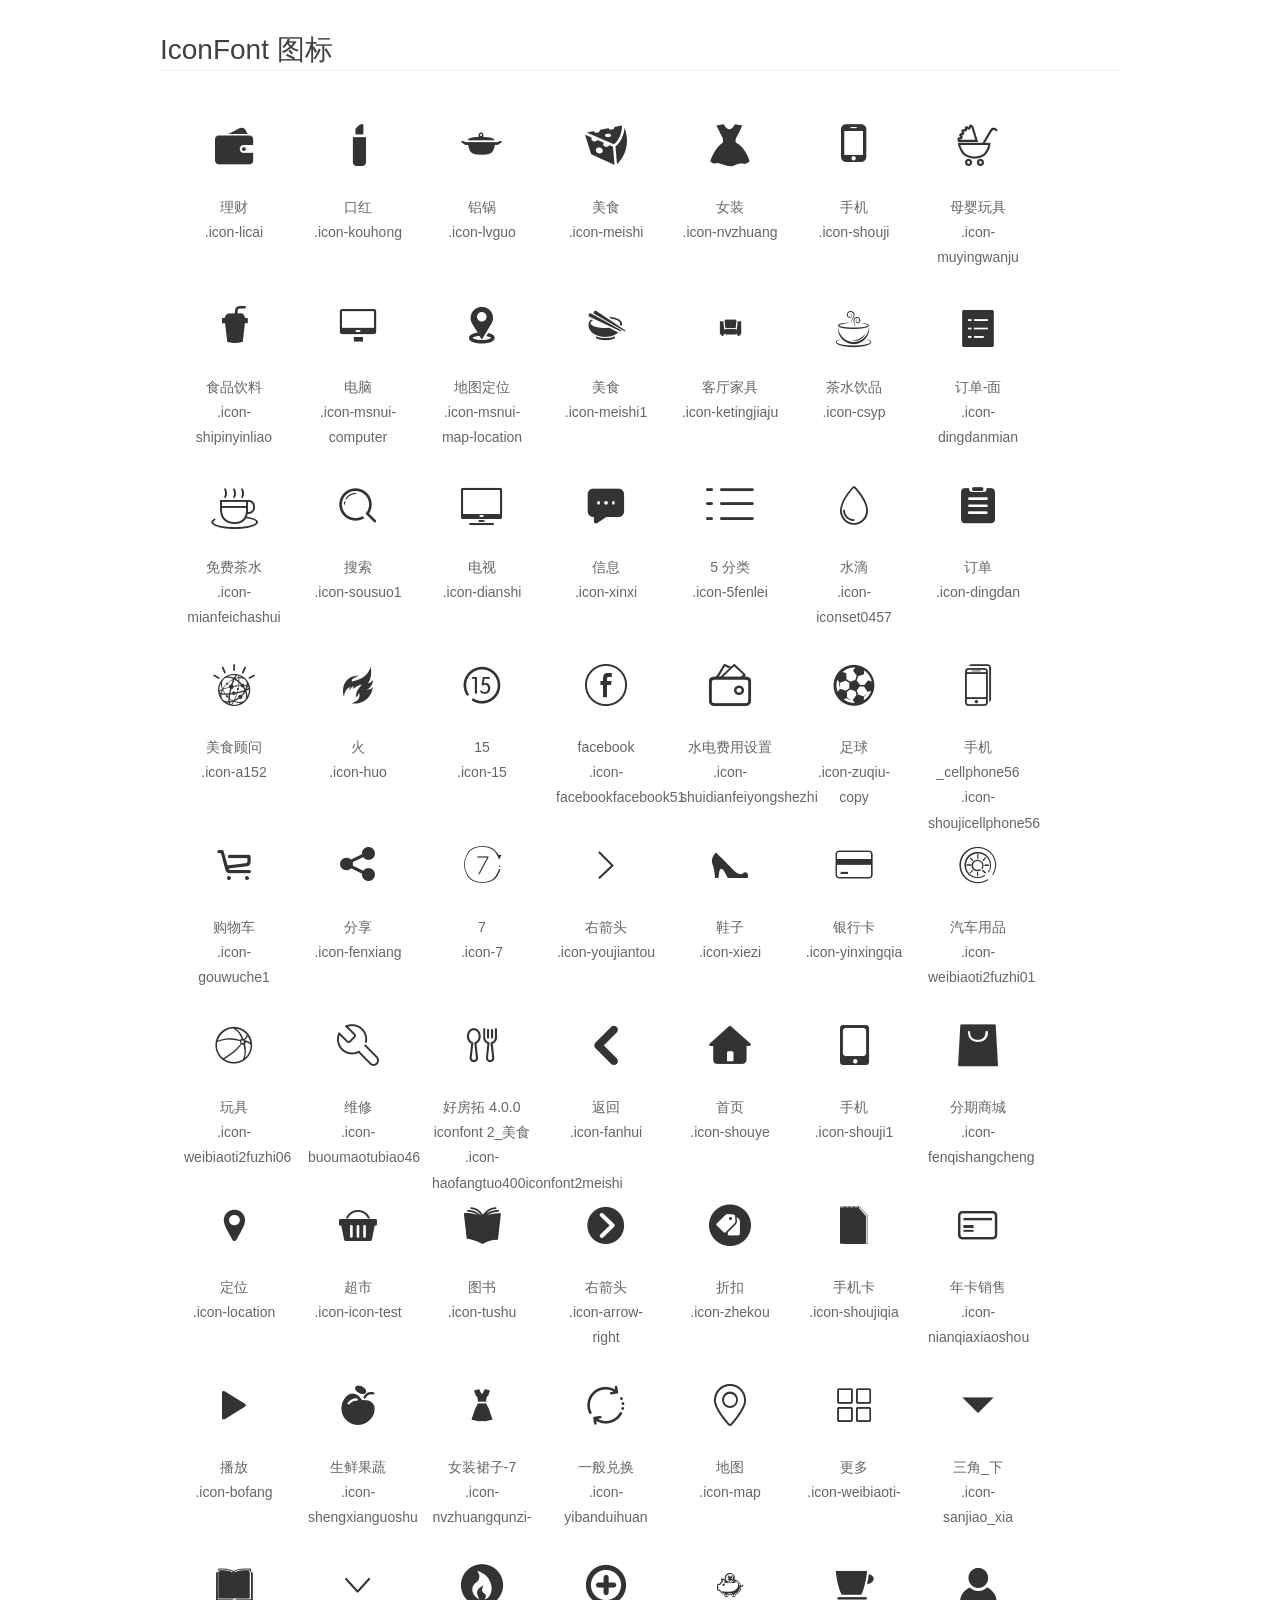
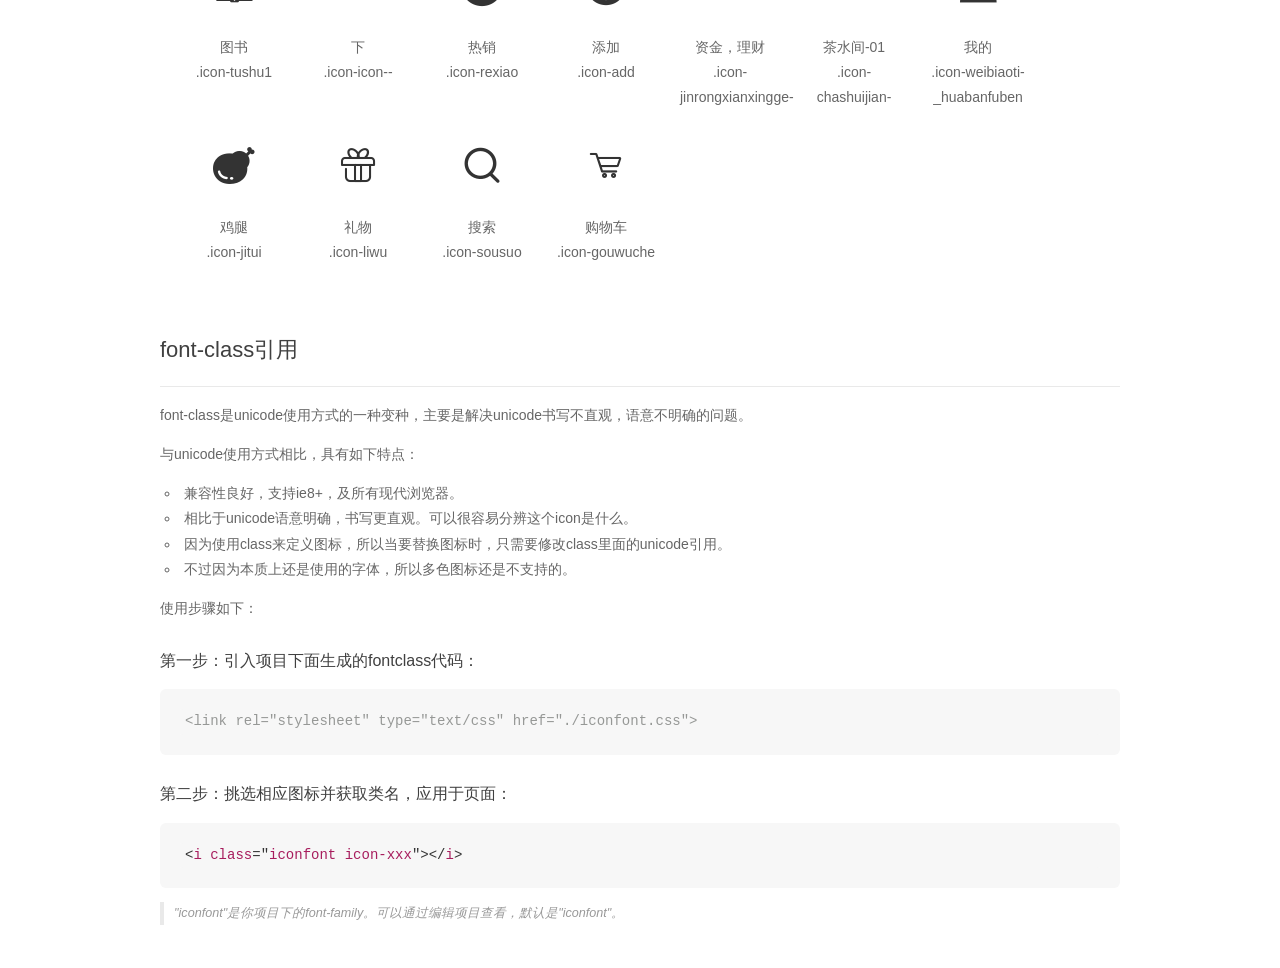
<file: font/demo_fontclass.html>
<!DOCTYPE html>
<html>
<head>
    <meta charset="utf-8"/>
    <title>IconFont</title>
    <link rel="stylesheet" href="demo.css">
    <link rel="stylesheet" href="iconfont.css">
</head>
<body>
    <div class="main markdown">
        <h1>IconFont 图标</h1>
        <ul class="icon_lists clear">
            
                <li>
                <i class="icon iconfont icon-licai"></i>
                    <div class="name">理财</div>
                    <div class="fontclass">.icon-licai</div>
                </li>
            
                <li>
                <i class="icon iconfont icon-kouhong"></i>
                    <div class="name">口红</div>
                    <div class="fontclass">.icon-kouhong</div>
                </li>
            
                <li>
                <i class="icon iconfont icon-lvguo"></i>
                    <div class="name">铝锅</div>
                    <div class="fontclass">.icon-lvguo</div>
                </li>
            
                <li>
                <i class="icon iconfont icon-meishi"></i>
                    <div class="name">美食</div>
                    <div class="fontclass">.icon-meishi</div>
                </li>
            
                <li>
                <i class="icon iconfont icon-nvzhuang"></i>
                    <div class="name">女装</div>
                    <div class="fontclass">.icon-nvzhuang</div>
                </li>
            
                <li>
                <i class="icon iconfont icon-shouji"></i>
                    <div class="name">手机</div>
                    <div class="fontclass">.icon-shouji</div>
                </li>
            
                <li>
                <i class="icon iconfont icon-muyingwanju"></i>
                    <div class="name">母婴玩具</div>
                    <div class="fontclass">.icon-muyingwanju</div>
                </li>
            
                <li>
                <i class="icon iconfont icon-shipinyinliao"></i>
                    <div class="name">食品饮料</div>
                    <div class="fontclass">.icon-shipinyinliao</div>
                </li>
            
                <li>
                <i class="icon iconfont icon-msnui-computer"></i>
                    <div class="name">电脑</div>
                    <div class="fontclass">.icon-msnui-computer</div>
                </li>
            
                <li>
                <i class="icon iconfont icon-msnui-map-location"></i>
                    <div class="name">地图定位</div>
                    <div class="fontclass">.icon-msnui-map-location</div>
                </li>
            
                <li>
                <i class="icon iconfont icon-meishi1"></i>
                    <div class="name">美食</div>
                    <div class="fontclass">.icon-meishi1</div>
                </li>
            
                <li>
                <i class="icon iconfont icon-ketingjiaju"></i>
                    <div class="name">客厅家具</div>
                    <div class="fontclass">.icon-ketingjiaju</div>
                </li>
            
                <li>
                <i class="icon iconfont icon-csyp"></i>
                    <div class="name">茶水饮品</div>
                    <div class="fontclass">.icon-csyp</div>
                </li>
            
                <li>
                <i class="icon iconfont icon-dingdanmian"></i>
                    <div class="name">订单-面</div>
                    <div class="fontclass">.icon-dingdanmian</div>
                </li>
            
                <li>
                <i class="icon iconfont icon-mianfeichashui"></i>
                    <div class="name">免费茶水</div>
                    <div class="fontclass">.icon-mianfeichashui</div>
                </li>
            
                <li>
                <i class="icon iconfont icon-sousuo1"></i>
                    <div class="name">搜索</div>
                    <div class="fontclass">.icon-sousuo1</div>
                </li>
            
                <li>
                <i class="icon iconfont icon-dianshi"></i>
                    <div class="name">电视</div>
                    <div class="fontclass">.icon-dianshi</div>
                </li>
            
                <li>
                <i class="icon iconfont icon-xinxi"></i>
                    <div class="name">信息</div>
                    <div class="fontclass">.icon-xinxi</div>
                </li>
            
                <li>
                <i class="icon iconfont icon-5fenlei"></i>
                    <div class="name">5 分类</div>
                    <div class="fontclass">.icon-5fenlei</div>
                </li>
            
                <li>
                <i class="icon iconfont icon-iconset0457"></i>
                    <div class="name">水滴</div>
                    <div class="fontclass">.icon-iconset0457</div>
                </li>
            
                <li>
                <i class="icon iconfont icon-dingdan"></i>
                    <div class="name">订单</div>
                    <div class="fontclass">.icon-dingdan</div>
                </li>
            
                <li>
                <i class="icon iconfont icon-a152"></i>
                    <div class="name">美食顾问</div>
                    <div class="fontclass">.icon-a152</div>
                </li>
            
                <li>
                <i class="icon iconfont icon-huo"></i>
                    <div class="name">火</div>
                    <div class="fontclass">.icon-huo</div>
                </li>
            
                <li>
                <i class="icon iconfont icon-15"></i>
                    <div class="name">15</div>
                    <div class="fontclass">.icon-15</div>
                </li>
            
                <li>
                <i class="icon iconfont icon-facebookfacebook51"></i>
                    <div class="name">facebook</div>
                    <div class="fontclass">.icon-facebookfacebook51</div>
                </li>
            
                <li>
                <i class="icon iconfont icon-shuidianfeiyongshezhi"></i>
                    <div class="name">水电费用设置</div>
                    <div class="fontclass">.icon-shuidianfeiyongshezhi</div>
                </li>
            
                <li>
                <i class="icon iconfont icon-zuqiu-copy"></i>
                    <div class="name">足球</div>
                    <div class="fontclass">.icon-zuqiu-copy</div>
                </li>
            
                <li>
                <i class="icon iconfont icon-shoujicellphone56"></i>
                    <div class="name">手机_cellphone56</div>
                    <div class="fontclass">.icon-shoujicellphone56</div>
                </li>
            
                <li>
                <i class="icon iconfont icon-gouwuche1"></i>
                    <div class="name">购物车</div>
                    <div class="fontclass">.icon-gouwuche1</div>
                </li>
            
                <li>
                <i class="icon iconfont icon-fenxiang"></i>
                    <div class="name">分享</div>
                    <div class="fontclass">.icon-fenxiang</div>
                </li>
            
                <li>
                <i class="icon iconfont icon-7"></i>
                    <div class="name">7</div>
                    <div class="fontclass">.icon-7</div>
                </li>
            
                <li>
                <i class="icon iconfont icon-youjiantou"></i>
                    <div class="name">右箭头</div>
                    <div class="fontclass">.icon-youjiantou</div>
                </li>
            
                <li>
                <i class="icon iconfont icon-xiezi"></i>
                    <div class="name">鞋子</div>
                    <div class="fontclass">.icon-xiezi</div>
                </li>
            
                <li>
                <i class="icon iconfont icon-yinxingqia"></i>
                    <div class="name">银行卡</div>
                    <div class="fontclass">.icon-yinxingqia</div>
                </li>
            
                <li>
                <i class="icon iconfont icon-weibiaoti2fuzhi01"></i>
                    <div class="name">汽车用品</div>
                    <div class="fontclass">.icon-weibiaoti2fuzhi01</div>
                </li>
            
                <li>
                <i class="icon iconfont icon-weibiaoti2fuzhi06"></i>
                    <div class="name">玩具</div>
                    <div class="fontclass">.icon-weibiaoti2fuzhi06</div>
                </li>
            
                <li>
                <i class="icon iconfont icon-buoumaotubiao46"></i>
                    <div class="name">维修</div>
                    <div class="fontclass">.icon-buoumaotubiao46</div>
                </li>
            
                <li>
                <i class="icon iconfont icon-haofangtuo400iconfont2meishi"></i>
                    <div class="name">好房拓 4.0.0 iconfont 2_美食</div>
                    <div class="fontclass">.icon-haofangtuo400iconfont2meishi</div>
                </li>
            
                <li>
                <i class="icon iconfont icon-fanhui"></i>
                    <div class="name">返回</div>
                    <div class="fontclass">.icon-fanhui</div>
                </li>
            
                <li>
                <i class="icon iconfont icon-shouye"></i>
                    <div class="name">首页</div>
                    <div class="fontclass">.icon-shouye</div>
                </li>
            
                <li>
                <i class="icon iconfont icon-shouji1"></i>
                    <div class="name">手机</div>
                    <div class="fontclass">.icon-shouji1</div>
                </li>
            
                <li>
                <i class="icon iconfont icon-fenqishangcheng"></i>
                    <div class="name">分期商城</div>
                    <div class="fontclass">.icon-fenqishangcheng</div>
                </li>
            
                <li>
                <i class="icon iconfont icon-location"></i>
                    <div class="name">定位</div>
                    <div class="fontclass">.icon-location</div>
                </li>
            
                <li>
                <i class="icon iconfont icon-icon-test"></i>
                    <div class="name">超市</div>
                    <div class="fontclass">.icon-icon-test</div>
                </li>
            
                <li>
                <i class="icon iconfont icon-tushu"></i>
                    <div class="name">图书</div>
                    <div class="fontclass">.icon-tushu</div>
                </li>
            
                <li>
                <i class="icon iconfont icon-arrow-right"></i>
                    <div class="name">右箭头</div>
                    <div class="fontclass">.icon-arrow-right</div>
                </li>
            
                <li>
                <i class="icon iconfont icon-zhekou"></i>
                    <div class="name">折扣</div>
                    <div class="fontclass">.icon-zhekou</div>
                </li>
            
                <li>
                <i class="icon iconfont icon-shoujiqia"></i>
                    <div class="name">手机卡</div>
                    <div class="fontclass">.icon-shoujiqia</div>
                </li>
            
                <li>
                <i class="icon iconfont icon-nianqiaxiaoshou"></i>
                    <div class="name">年卡销售</div>
                    <div class="fontclass">.icon-nianqiaxiaoshou</div>
                </li>
            
                <li>
                <i class="icon iconfont icon-bofang"></i>
                    <div class="name">播放</div>
                    <div class="fontclass">.icon-bofang</div>
                </li>
            
                <li>
                <i class="icon iconfont icon-shengxianguoshu"></i>
                    <div class="name">生鲜果蔬</div>
                    <div class="fontclass">.icon-shengxianguoshu</div>
                </li>
            
                <li>
                <i class="icon iconfont icon-nvzhuangqunzi-"></i>
                    <div class="name">女装裙子-7</div>
                    <div class="fontclass">.icon-nvzhuangqunzi-</div>
                </li>
            
                <li>
                <i class="icon iconfont icon-yibanduihuan"></i>
                    <div class="name">一般兑换</div>
                    <div class="fontclass">.icon-yibanduihuan</div>
                </li>
            
                <li>
                <i class="icon iconfont icon-map"></i>
                    <div class="name">地图</div>
                    <div class="fontclass">.icon-map</div>
                </li>
            
                <li>
                <i class="icon iconfont icon-weibiaoti-"></i>
                    <div class="name">更多</div>
                    <div class="fontclass">.icon-weibiaoti-</div>
                </li>
            
                <li>
                <i class="icon iconfont icon-sanjiao_xia"></i>
                    <div class="name">三角_下</div>
                    <div class="fontclass">.icon-sanjiao_xia</div>
                </li>
            
                <li>
                <i class="icon iconfont icon-tushu1"></i>
                    <div class="name">图书</div>
                    <div class="fontclass">.icon-tushu1</div>
                </li>
            
                <li>
                <i class="icon iconfont icon-icon--"></i>
                    <div class="name">下</div>
                    <div class="fontclass">.icon-icon--</div>
                </li>
            
                <li>
                <i class="icon iconfont icon-rexiao"></i>
                    <div class="name">热销</div>
                    <div class="fontclass">.icon-rexiao</div>
                </li>
            
                <li>
                <i class="icon iconfont icon-add"></i>
                    <div class="name">添加</div>
                    <div class="fontclass">.icon-add</div>
                </li>
            
                <li>
                <i class="icon iconfont icon-jinrongxianxingge-"></i>
                    <div class="name">资金，理财</div>
                    <div class="fontclass">.icon-jinrongxianxingge-</div>
                </li>
            
                <li>
                <i class="icon iconfont icon-chashuijian-"></i>
                    <div class="name">茶水间-01</div>
                    <div class="fontclass">.icon-chashuijian-</div>
                </li>
            
                <li>
                <i class="icon iconfont icon-weibiaoti-_huabanfuben"></i>
                    <div class="name">我的</div>
                    <div class="fontclass">.icon-weibiaoti-_huabanfuben</div>
                </li>
            
                <li>
                <i class="icon iconfont icon-jitui"></i>
                    <div class="name">鸡腿</div>
                    <div class="fontclass">.icon-jitui</div>
                </li>
            
                <li>
                <i class="icon iconfont icon-liwu"></i>
                    <div class="name">礼物</div>
                    <div class="fontclass">.icon-liwu</div>
                </li>
            
                <li>
                <i class="icon iconfont icon-sousuo"></i>
                    <div class="name">搜索</div>
                    <div class="fontclass">.icon-sousuo</div>
                </li>
            
                <li>
                <i class="icon iconfont icon-gouwuche"></i>
                    <div class="name">购物车</div>
                    <div class="fontclass">.icon-gouwuche</div>
                </li>
            
        </ul>

        <h2 id="font-class-">font-class引用</h2>
        <hr>

        <p>font-class是unicode使用方式的一种变种，主要是解决unicode书写不直观，语意不明确的问题。</p>
        <p>与unicode使用方式相比，具有如下特点：</p>
        <ul>
        <li>兼容性良好，支持ie8+，及所有现代浏览器。</li>
        <li>相比于unicode语意明确，书写更直观。可以很容易分辨这个icon是什么。</li>
        <li>因为使用class来定义图标，所以当要替换图标时，只需要修改class里面的unicode引用。</li>
        <li>不过因为本质上还是使用的字体，所以多色图标还是不支持的。</li>
        </ul>
        <p>使用步骤如下：</p>
        <h3 id="-fontclass-">第一步：引入项目下面生成的fontclass代码：</h3>


        <pre><code class="lang-js hljs javascript"><span class="hljs-comment">&lt;link rel="stylesheet" type="text/css" href="./iconfont.css"&gt;</span></code></pre>
        <h3 id="-">第二步：挑选相应图标并获取类名，应用于页面：</h3>
        <pre><code class="lang-css hljs">&lt;<span class="hljs-selector-tag">i</span> <span class="hljs-selector-tag">class</span>="<span class="hljs-selector-tag">iconfont</span> <span class="hljs-selector-tag">icon-xxx</span>"&gt;&lt;/<span class="hljs-selector-tag">i</span>&gt;</code></pre>
        <blockquote>
        <p>"iconfont"是你项目下的font-family。可以通过编辑项目查看，默认是"iconfont"。</p>
        </blockquote>
    </div>
</body>
</html>
</file>
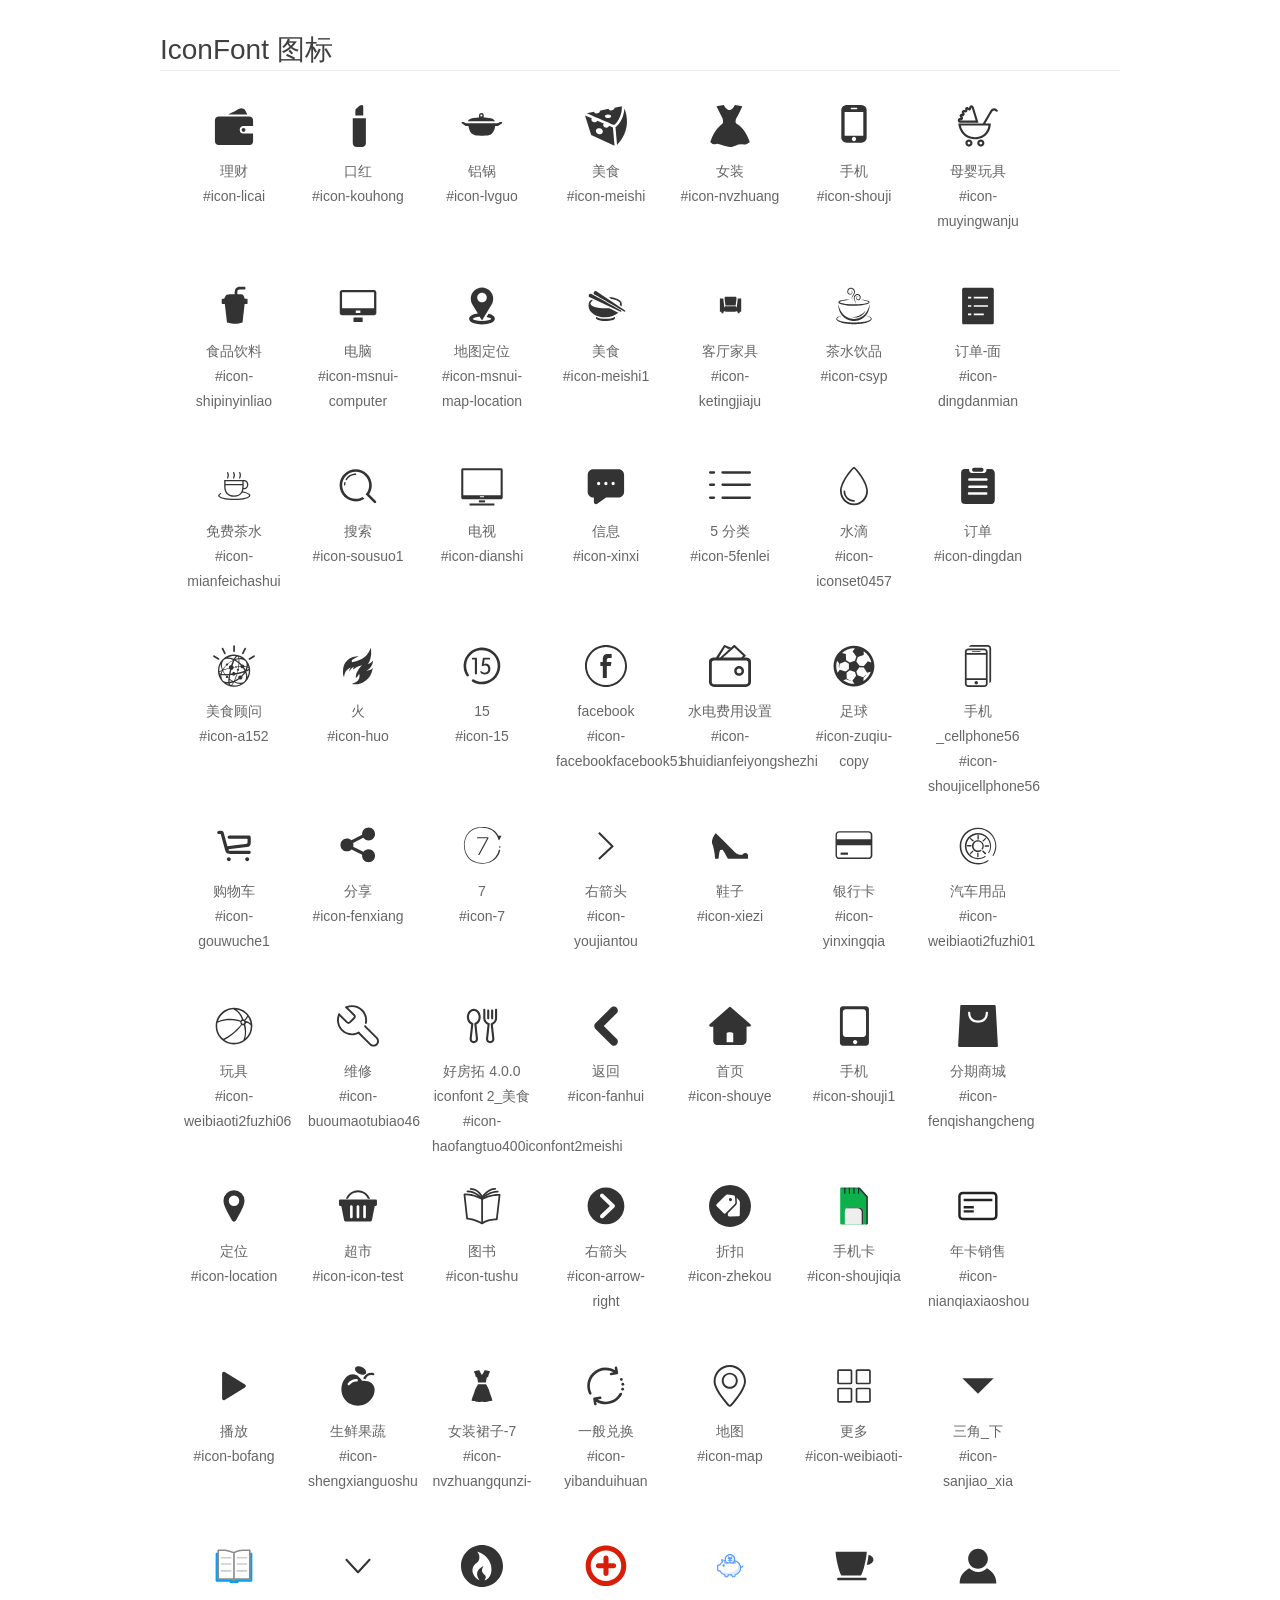
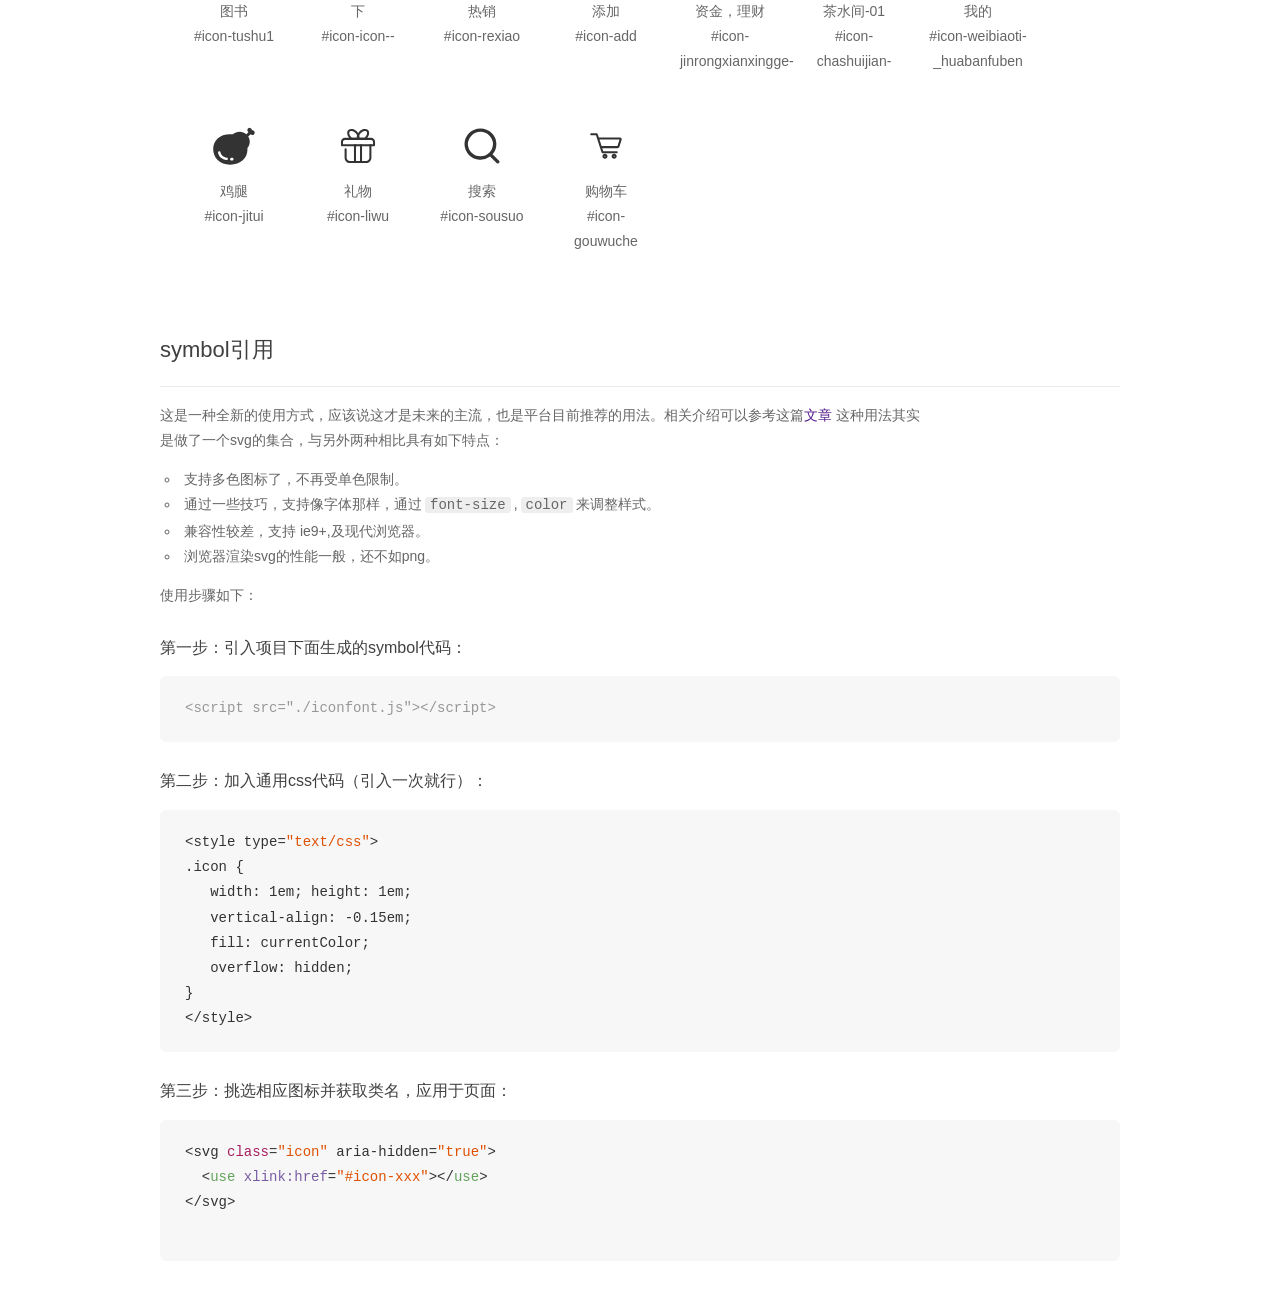
<file: font/demo_symbol.html>
<!DOCTYPE html>
<html>
<head>
    <meta charset="utf-8"/>
    <title>IconFont</title>
    <link rel="stylesheet" href="demo.css">
    <script src="iconfont.js"></script>

    <style type="text/css">
        .icon {
          /* 通过设置 font-size 来改变图标大小 */
          width: 1em; height: 1em;
          /* 图标和文字相邻时，垂直对齐 */
          vertical-align: -0.15em;
          /* 通过设置 color 来改变 SVG 的颜色/fill */
          fill: currentColor;
          /* path 和 stroke 溢出 viewBox 部分在 IE 下会显示
             normalize.css 中也包含这行 */
          overflow: hidden;
        }

    </style>
</head>
<body>
    <div class="main markdown">
        <h1>IconFont 图标</h1>
        <ul class="icon_lists clear">
            
                <li>
                    <svg class="icon" aria-hidden="true">
                        <use xlink:href="#icon-licai"></use>
                    </svg>
                    <div class="name">理财</div>
                    <div class="fontclass">#icon-licai</div>
                </li>
            
                <li>
                    <svg class="icon" aria-hidden="true">
                        <use xlink:href="#icon-kouhong"></use>
                    </svg>
                    <div class="name">口红</div>
                    <div class="fontclass">#icon-kouhong</div>
                </li>
            
                <li>
                    <svg class="icon" aria-hidden="true">
                        <use xlink:href="#icon-lvguo"></use>
                    </svg>
                    <div class="name">铝锅</div>
                    <div class="fontclass">#icon-lvguo</div>
                </li>
            
                <li>
                    <svg class="icon" aria-hidden="true">
                        <use xlink:href="#icon-meishi"></use>
                    </svg>
                    <div class="name">美食</div>
                    <div class="fontclass">#icon-meishi</div>
                </li>
            
                <li>
                    <svg class="icon" aria-hidden="true">
                        <use xlink:href="#icon-nvzhuang"></use>
                    </svg>
                    <div class="name">女装</div>
                    <div class="fontclass">#icon-nvzhuang</div>
                </li>
            
                <li>
                    <svg class="icon" aria-hidden="true">
                        <use xlink:href="#icon-shouji"></use>
                    </svg>
                    <div class="name">手机</div>
                    <div class="fontclass">#icon-shouji</div>
                </li>
            
                <li>
                    <svg class="icon" aria-hidden="true">
                        <use xlink:href="#icon-muyingwanju"></use>
                    </svg>
                    <div class="name">母婴玩具</div>
                    <div class="fontclass">#icon-muyingwanju</div>
                </li>
            
                <li>
                    <svg class="icon" aria-hidden="true">
                        <use xlink:href="#icon-shipinyinliao"></use>
                    </svg>
                    <div class="name">食品饮料</div>
                    <div class="fontclass">#icon-shipinyinliao</div>
                </li>
            
                <li>
                    <svg class="icon" aria-hidden="true">
                        <use xlink:href="#icon-msnui-computer"></use>
                    </svg>
                    <div class="name">电脑</div>
                    <div class="fontclass">#icon-msnui-computer</div>
                </li>
            
                <li>
                    <svg class="icon" aria-hidden="true">
                        <use xlink:href="#icon-msnui-map-location"></use>
                    </svg>
                    <div class="name">地图定位</div>
                    <div class="fontclass">#icon-msnui-map-location</div>
                </li>
            
                <li>
                    <svg class="icon" aria-hidden="true">
                        <use xlink:href="#icon-meishi1"></use>
                    </svg>
                    <div class="name">美食</div>
                    <div class="fontclass">#icon-meishi1</div>
                </li>
            
                <li>
                    <svg class="icon" aria-hidden="true">
                        <use xlink:href="#icon-ketingjiaju"></use>
                    </svg>
                    <div class="name">客厅家具</div>
                    <div class="fontclass">#icon-ketingjiaju</div>
                </li>
            
                <li>
                    <svg class="icon" aria-hidden="true">
                        <use xlink:href="#icon-csyp"></use>
                    </svg>
                    <div class="name">茶水饮品</div>
                    <div class="fontclass">#icon-csyp</div>
                </li>
            
                <li>
                    <svg class="icon" aria-hidden="true">
                        <use xlink:href="#icon-dingdanmian"></use>
                    </svg>
                    <div class="name">订单-面</div>
                    <div class="fontclass">#icon-dingdanmian</div>
                </li>
            
                <li>
                    <svg class="icon" aria-hidden="true">
                        <use xlink:href="#icon-mianfeichashui"></use>
                    </svg>
                    <div class="name">免费茶水</div>
                    <div class="fontclass">#icon-mianfeichashui</div>
                </li>
            
                <li>
                    <svg class="icon" aria-hidden="true">
                        <use xlink:href="#icon-sousuo1"></use>
                    </svg>
                    <div class="name">搜索</div>
                    <div class="fontclass">#icon-sousuo1</div>
                </li>
            
                <li>
                    <svg class="icon" aria-hidden="true">
                        <use xlink:href="#icon-dianshi"></use>
                    </svg>
                    <div class="name">电视</div>
                    <div class="fontclass">#icon-dianshi</div>
                </li>
            
                <li>
                    <svg class="icon" aria-hidden="true">
                        <use xlink:href="#icon-xinxi"></use>
                    </svg>
                    <div class="name">信息</div>
                    <div class="fontclass">#icon-xinxi</div>
                </li>
            
                <li>
                    <svg class="icon" aria-hidden="true">
                        <use xlink:href="#icon-5fenlei"></use>
                    </svg>
                    <div class="name">5 分类</div>
                    <div class="fontclass">#icon-5fenlei</div>
                </li>
            
                <li>
                    <svg class="icon" aria-hidden="true">
                        <use xlink:href="#icon-iconset0457"></use>
                    </svg>
                    <div class="name">水滴</div>
                    <div class="fontclass">#icon-iconset0457</div>
                </li>
            
                <li>
                    <svg class="icon" aria-hidden="true">
                        <use xlink:href="#icon-dingdan"></use>
                    </svg>
                    <div class="name">订单</div>
                    <div class="fontclass">#icon-dingdan</div>
                </li>
            
                <li>
                    <svg class="icon" aria-hidden="true">
                        <use xlink:href="#icon-a152"></use>
                    </svg>
                    <div class="name">美食顾问</div>
                    <div class="fontclass">#icon-a152</div>
                </li>
            
                <li>
                    <svg class="icon" aria-hidden="true">
                        <use xlink:href="#icon-huo"></use>
                    </svg>
                    <div class="name">火</div>
                    <div class="fontclass">#icon-huo</div>
                </li>
            
                <li>
                    <svg class="icon" aria-hidden="true">
                        <use xlink:href="#icon-15"></use>
                    </svg>
                    <div class="name">15</div>
                    <div class="fontclass">#icon-15</div>
                </li>
            
                <li>
                    <svg class="icon" aria-hidden="true">
                        <use xlink:href="#icon-facebookfacebook51"></use>
                    </svg>
                    <div class="name">facebook</div>
                    <div class="fontclass">#icon-facebookfacebook51</div>
                </li>
            
                <li>
                    <svg class="icon" aria-hidden="true">
                        <use xlink:href="#icon-shuidianfeiyongshezhi"></use>
                    </svg>
                    <div class="name">水电费用设置</div>
                    <div class="fontclass">#icon-shuidianfeiyongshezhi</div>
                </li>
            
                <li>
                    <svg class="icon" aria-hidden="true">
                        <use xlink:href="#icon-zuqiu-copy"></use>
                    </svg>
                    <div class="name">足球</div>
                    <div class="fontclass">#icon-zuqiu-copy</div>
                </li>
            
                <li>
                    <svg class="icon" aria-hidden="true">
                        <use xlink:href="#icon-shoujicellphone56"></use>
                    </svg>
                    <div class="name">手机_cellphone56</div>
                    <div class="fontclass">#icon-shoujicellphone56</div>
                </li>
            
                <li>
                    <svg class="icon" aria-hidden="true">
                        <use xlink:href="#icon-gouwuche1"></use>
                    </svg>
                    <div class="name">购物车</div>
                    <div class="fontclass">#icon-gouwuche1</div>
                </li>
            
                <li>
                    <svg class="icon" aria-hidden="true">
                        <use xlink:href="#icon-fenxiang"></use>
                    </svg>
                    <div class="name">分享</div>
                    <div class="fontclass">#icon-fenxiang</div>
                </li>
            
                <li>
                    <svg class="icon" aria-hidden="true">
                        <use xlink:href="#icon-7"></use>
                    </svg>
                    <div class="name">7</div>
                    <div class="fontclass">#icon-7</div>
                </li>
            
                <li>
                    <svg class="icon" aria-hidden="true">
                        <use xlink:href="#icon-youjiantou"></use>
                    </svg>
                    <div class="name">右箭头</div>
                    <div class="fontclass">#icon-youjiantou</div>
                </li>
            
                <li>
                    <svg class="icon" aria-hidden="true">
                        <use xlink:href="#icon-xiezi"></use>
                    </svg>
                    <div class="name">鞋子</div>
                    <div class="fontclass">#icon-xiezi</div>
                </li>
            
                <li>
                    <svg class="icon" aria-hidden="true">
                        <use xlink:href="#icon-yinxingqia"></use>
                    </svg>
                    <div class="name">银行卡</div>
                    <div class="fontclass">#icon-yinxingqia</div>
                </li>
            
                <li>
                    <svg class="icon" aria-hidden="true">
                        <use xlink:href="#icon-weibiaoti2fuzhi01"></use>
                    </svg>
                    <div class="name">汽车用品</div>
                    <div class="fontclass">#icon-weibiaoti2fuzhi01</div>
                </li>
            
                <li>
                    <svg class="icon" aria-hidden="true">
                        <use xlink:href="#icon-weibiaoti2fuzhi06"></use>
                    </svg>
                    <div class="name">玩具</div>
                    <div class="fontclass">#icon-weibiaoti2fuzhi06</div>
                </li>
            
                <li>
                    <svg class="icon" aria-hidden="true">
                        <use xlink:href="#icon-buoumaotubiao46"></use>
                    </svg>
                    <div class="name">维修</div>
                    <div class="fontclass">#icon-buoumaotubiao46</div>
                </li>
            
                <li>
                    <svg class="icon" aria-hidden="true">
                        <use xlink:href="#icon-haofangtuo400iconfont2meishi"></use>
                    </svg>
                    <div class="name">好房拓 4.0.0 iconfont 2_美食</div>
                    <div class="fontclass">#icon-haofangtuo400iconfont2meishi</div>
                </li>
            
                <li>
                    <svg class="icon" aria-hidden="true">
                        <use xlink:href="#icon-fanhui"></use>
                    </svg>
                    <div class="name">返回</div>
                    <div class="fontclass">#icon-fanhui</div>
                </li>
            
                <li>
                    <svg class="icon" aria-hidden="true">
                        <use xlink:href="#icon-shouye"></use>
                    </svg>
                    <div class="name">首页</div>
                    <div class="fontclass">#icon-shouye</div>
                </li>
            
                <li>
                    <svg class="icon" aria-hidden="true">
                        <use xlink:href="#icon-shouji1"></use>
                    </svg>
                    <div class="name">手机</div>
                    <div class="fontclass">#icon-shouji1</div>
                </li>
            
                <li>
                    <svg class="icon" aria-hidden="true">
                        <use xlink:href="#icon-fenqishangcheng"></use>
                    </svg>
                    <div class="name">分期商城</div>
                    <div class="fontclass">#icon-fenqishangcheng</div>
                </li>
            
                <li>
                    <svg class="icon" aria-hidden="true">
                        <use xlink:href="#icon-location"></use>
                    </svg>
                    <div class="name">定位</div>
                    <div class="fontclass">#icon-location</div>
                </li>
            
                <li>
                    <svg class="icon" aria-hidden="true">
                        <use xlink:href="#icon-icon-test"></use>
                    </svg>
                    <div class="name">超市</div>
                    <div class="fontclass">#icon-icon-test</div>
                </li>
            
                <li>
                    <svg class="icon" aria-hidden="true">
                        <use xlink:href="#icon-tushu"></use>
                    </svg>
                    <div class="name">图书</div>
                    <div class="fontclass">#icon-tushu</div>
                </li>
            
                <li>
                    <svg class="icon" aria-hidden="true">
                        <use xlink:href="#icon-arrow-right"></use>
                    </svg>
                    <div class="name">右箭头</div>
                    <div class="fontclass">#icon-arrow-right</div>
                </li>
            
                <li>
                    <svg class="icon" aria-hidden="true">
                        <use xlink:href="#icon-zhekou"></use>
                    </svg>
                    <div class="name">折扣</div>
                    <div class="fontclass">#icon-zhekou</div>
                </li>
            
                <li>
                    <svg class="icon" aria-hidden="true">
                        <use xlink:href="#icon-shoujiqia"></use>
                    </svg>
                    <div class="name">手机卡</div>
                    <div class="fontclass">#icon-shoujiqia</div>
                </li>
            
                <li>
                    <svg class="icon" aria-hidden="true">
                        <use xlink:href="#icon-nianqiaxiaoshou"></use>
                    </svg>
                    <div class="name">年卡销售</div>
                    <div class="fontclass">#icon-nianqiaxiaoshou</div>
                </li>
            
                <li>
                    <svg class="icon" aria-hidden="true">
                        <use xlink:href="#icon-bofang"></use>
                    </svg>
                    <div class="name">播放</div>
                    <div class="fontclass">#icon-bofang</div>
                </li>
            
                <li>
                    <svg class="icon" aria-hidden="true">
                        <use xlink:href="#icon-shengxianguoshu"></use>
                    </svg>
                    <div class="name">生鲜果蔬</div>
                    <div class="fontclass">#icon-shengxianguoshu</div>
                </li>
            
                <li>
                    <svg class="icon" aria-hidden="true">
                        <use xlink:href="#icon-nvzhuangqunzi-"></use>
                    </svg>
                    <div class="name">女装裙子-7</div>
                    <div class="fontclass">#icon-nvzhuangqunzi-</div>
                </li>
            
                <li>
                    <svg class="icon" aria-hidden="true">
                        <use xlink:href="#icon-yibanduihuan"></use>
                    </svg>
                    <div class="name">一般兑换</div>
                    <div class="fontclass">#icon-yibanduihuan</div>
                </li>
            
                <li>
                    <svg class="icon" aria-hidden="true">
                        <use xlink:href="#icon-map"></use>
                    </svg>
                    <div class="name">地图</div>
                    <div class="fontclass">#icon-map</div>
                </li>
            
                <li>
                    <svg class="icon" aria-hidden="true">
                        <use xlink:href="#icon-weibiaoti-"></use>
                    </svg>
                    <div class="name">更多</div>
                    <div class="fontclass">#icon-weibiaoti-</div>
                </li>
            
                <li>
                    <svg class="icon" aria-hidden="true">
                        <use xlink:href="#icon-sanjiao_xia"></use>
                    </svg>
                    <div class="name">三角_下</div>
                    <div class="fontclass">#icon-sanjiao_xia</div>
                </li>
            
                <li>
                    <svg class="icon" aria-hidden="true">
                        <use xlink:href="#icon-tushu1"></use>
                    </svg>
                    <div class="name">图书</div>
                    <div class="fontclass">#icon-tushu1</div>
                </li>
            
                <li>
                    <svg class="icon" aria-hidden="true">
                        <use xlink:href="#icon-icon--"></use>
                    </svg>
                    <div class="name">下</div>
                    <div class="fontclass">#icon-icon--</div>
                </li>
            
                <li>
                    <svg class="icon" aria-hidden="true">
                        <use xlink:href="#icon-rexiao"></use>
                    </svg>
                    <div class="name">热销</div>
                    <div class="fontclass">#icon-rexiao</div>
                </li>
            
                <li>
                    <svg class="icon" aria-hidden="true">
                        <use xlink:href="#icon-add"></use>
                    </svg>
                    <div class="name">添加</div>
                    <div class="fontclass">#icon-add</div>
                </li>
            
                <li>
                    <svg class="icon" aria-hidden="true">
                        <use xlink:href="#icon-jinrongxianxingge-"></use>
                    </svg>
                    <div class="name">资金，理财</div>
                    <div class="fontclass">#icon-jinrongxianxingge-</div>
                </li>
            
                <li>
                    <svg class="icon" aria-hidden="true">
                        <use xlink:href="#icon-chashuijian-"></use>
                    </svg>
                    <div class="name">茶水间-01</div>
                    <div class="fontclass">#icon-chashuijian-</div>
                </li>
            
                <li>
                    <svg class="icon" aria-hidden="true">
                        <use xlink:href="#icon-weibiaoti-_huabanfuben"></use>
                    </svg>
                    <div class="name">我的</div>
                    <div class="fontclass">#icon-weibiaoti-_huabanfuben</div>
                </li>
            
                <li>
                    <svg class="icon" aria-hidden="true">
                        <use xlink:href="#icon-jitui"></use>
                    </svg>
                    <div class="name">鸡腿</div>
                    <div class="fontclass">#icon-jitui</div>
                </li>
            
                <li>
                    <svg class="icon" aria-hidden="true">
                        <use xlink:href="#icon-liwu"></use>
                    </svg>
                    <div class="name">礼物</div>
                    <div class="fontclass">#icon-liwu</div>
                </li>
            
                <li>
                    <svg class="icon" aria-hidden="true">
                        <use xlink:href="#icon-sousuo"></use>
                    </svg>
                    <div class="name">搜索</div>
                    <div class="fontclass">#icon-sousuo</div>
                </li>
            
                <li>
                    <svg class="icon" aria-hidden="true">
                        <use xlink:href="#icon-gouwuche"></use>
                    </svg>
                    <div class="name">购物车</div>
                    <div class="fontclass">#icon-gouwuche</div>
                </li>
            
        </ul>


        <h2 id="symbol-">symbol引用</h2>
        <hr>

        <p>这是一种全新的使用方式，应该说这才是未来的主流，也是平台目前推荐的用法。相关介绍可以参考这篇<a href="">文章</a>
        这种用法其实是做了一个svg的集合，与另外两种相比具有如下特点：</p>
        <ul>
          <li>支持多色图标了，不再受单色限制。</li>
          <li>通过一些技巧，支持像字体那样，通过<code>font-size</code>,<code>color</code>来调整样式。</li>
          <li>兼容性较差，支持 ie9+,及现代浏览器。</li>
          <li>浏览器渲染svg的性能一般，还不如png。</li>
        </ul>
        <p>使用步骤如下：</p>
        <h3 id="-symbol-">第一步：引入项目下面生成的symbol代码：</h3>
        <pre><code class="lang-js hljs javascript"><span class="hljs-comment">&lt;script src="./iconfont.js"&gt;&lt;/script&gt;</span></code></pre>
        <h3 id="-css-">第二步：加入通用css代码（引入一次就行）：</h3>
        <pre><code class="lang-js hljs javascript">&lt;style type=<span class="hljs-string">"text/css"</span>&gt;
.icon {
   width: <span class="hljs-number">1</span>em; height: <span class="hljs-number">1</span>em;
   vertical-align: <span class="hljs-number">-0.15</span>em;
   fill: currentColor;
   overflow: hidden;
}
&lt;<span class="hljs-regexp">/style&gt;</span></code></pre>
        <h3 id="-">第三步：挑选相应图标并获取类名，应用于页面：</h3>
        <pre><code class="lang-js hljs javascript">&lt;svg <span class="hljs-class"><span class="hljs-keyword">class</span></span>=<span class="hljs-string">"icon"</span> aria-hidden=<span class="hljs-string">"true"</span>&gt;<span class="xml"><span class="hljs-tag">
  &lt;<span class="hljs-name">use</span> <span class="hljs-attr">xlink:href</span>=<span class="hljs-string">"#icon-xxx"</span>&gt;</span><span class="hljs-tag">&lt;/<span class="hljs-name">use</span>&gt;</span>
</span>&lt;<span class="hljs-regexp">/svg&gt;
        </span></code></pre>
    </div>
</body>
</html>
</file>
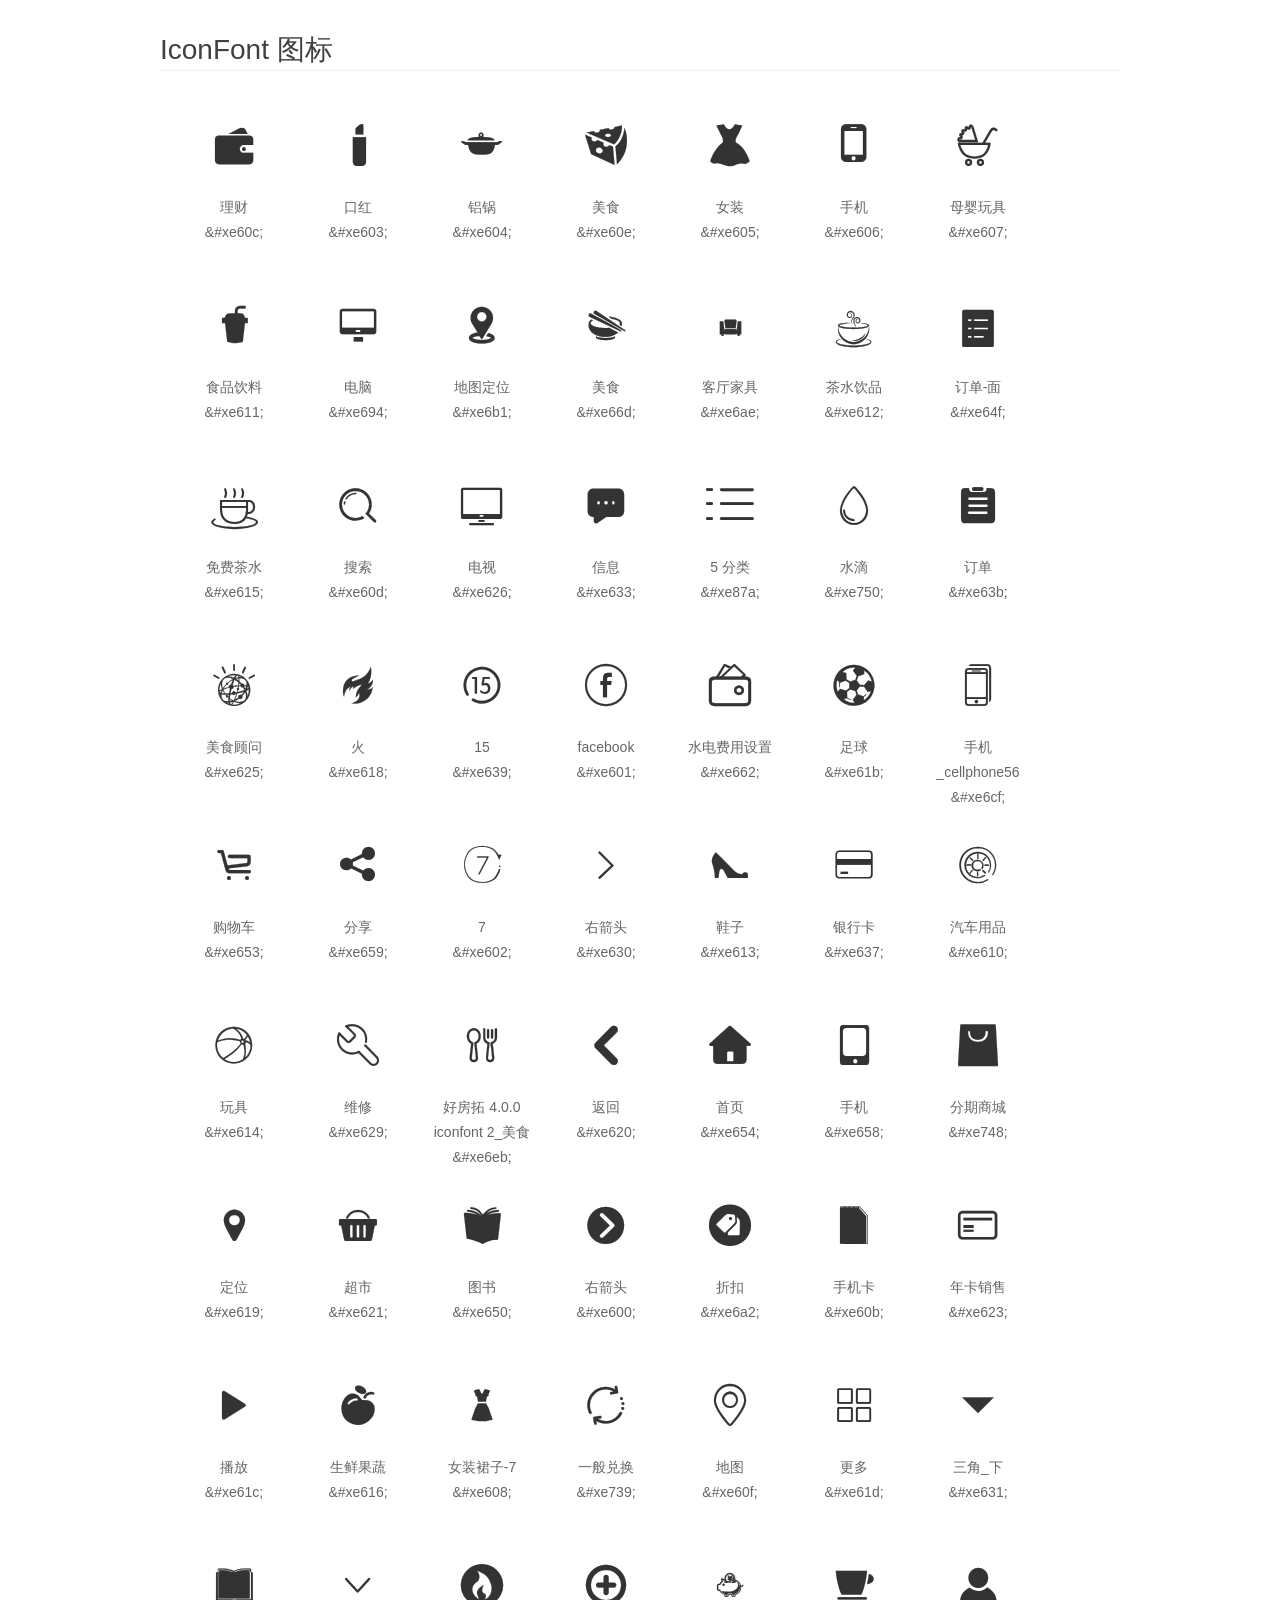
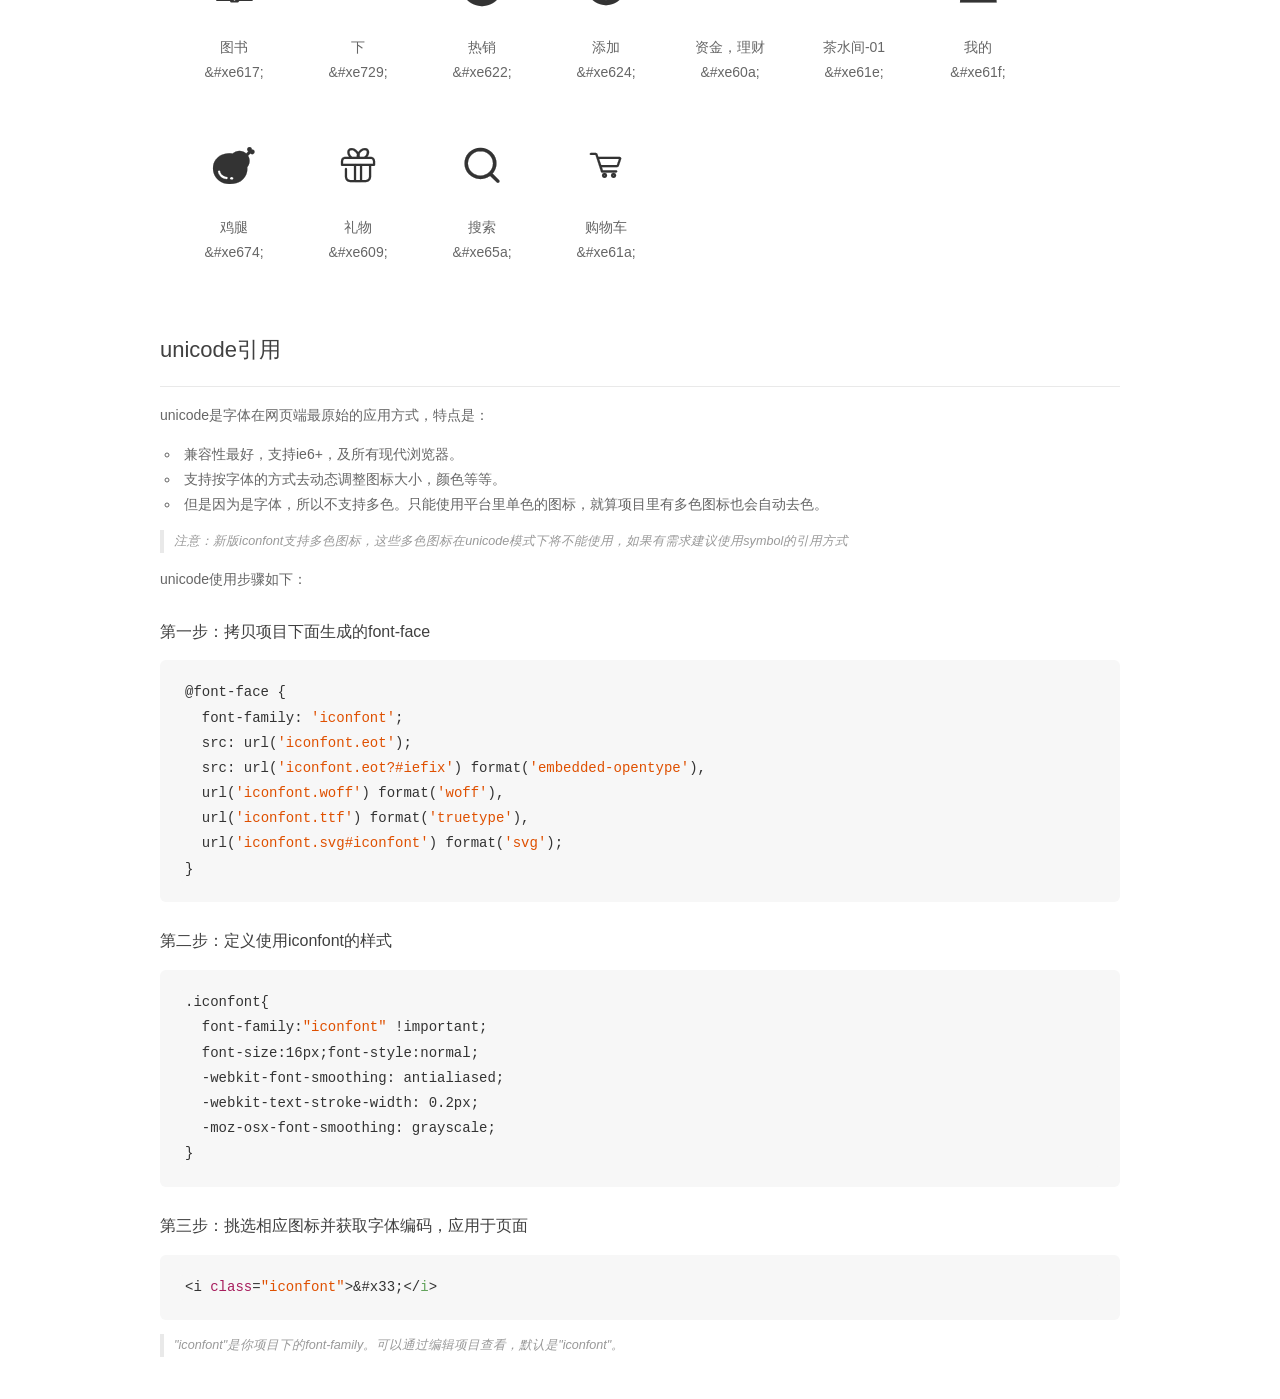
<file: font/demo_unicode.html>
<!DOCTYPE html>
<html>
<head>
    <meta charset="utf-8"/>
    <title>IconFont</title>
    <link rel="stylesheet" href="demo.css">

    <style type="text/css">

        @font-face {font-family: "iconfont";
          src: url('iconfont.eot'); /* IE9*/
          src: url('iconfont.eot#iefix') format('embedded-opentype'), /* IE6-IE8 */
          url('iconfont.woff') format('woff'), /* chrome, firefox */
          url('iconfont.ttf') format('truetype'), /* chrome, firefox, opera, Safari, Android, iOS 4.2+*/
          url('iconfont.svg#iconfont') format('svg'); /* iOS 4.1- */
        }

        .iconfont {
          font-family:"iconfont" !important;
          font-size:16px;
          font-style:normal;
          -webkit-font-smoothing: antialiased;
          -webkit-text-stroke-width: 0.2px;
          -moz-osx-font-smoothing: grayscale;
        }

    </style>
</head>
<body>
    <div class="main markdown">
        <h1>IconFont 图标</h1>
        <ul class="icon_lists clear">
            
                <li>
                <i class="icon iconfont">&#xe60c;</i>
                    <div class="name">理财</div>
                    <div class="code">&amp;#xe60c;</div>
                </li>
            
                <li>
                <i class="icon iconfont">&#xe603;</i>
                    <div class="name">口红</div>
                    <div class="code">&amp;#xe603;</div>
                </li>
            
                <li>
                <i class="icon iconfont">&#xe604;</i>
                    <div class="name">铝锅</div>
                    <div class="code">&amp;#xe604;</div>
                </li>
            
                <li>
                <i class="icon iconfont">&#xe60e;</i>
                    <div class="name">美食</div>
                    <div class="code">&amp;#xe60e;</div>
                </li>
            
                <li>
                <i class="icon iconfont">&#xe605;</i>
                    <div class="name">女装</div>
                    <div class="code">&amp;#xe605;</div>
                </li>
            
                <li>
                <i class="icon iconfont">&#xe606;</i>
                    <div class="name">手机</div>
                    <div class="code">&amp;#xe606;</div>
                </li>
            
                <li>
                <i class="icon iconfont">&#xe607;</i>
                    <div class="name">母婴玩具</div>
                    <div class="code">&amp;#xe607;</div>
                </li>
            
                <li>
                <i class="icon iconfont">&#xe611;</i>
                    <div class="name">食品饮料</div>
                    <div class="code">&amp;#xe611;</div>
                </li>
            
                <li>
                <i class="icon iconfont">&#xe694;</i>
                    <div class="name">电脑</div>
                    <div class="code">&amp;#xe694;</div>
                </li>
            
                <li>
                <i class="icon iconfont">&#xe6b1;</i>
                    <div class="name">地图定位</div>
                    <div class="code">&amp;#xe6b1;</div>
                </li>
            
                <li>
                <i class="icon iconfont">&#xe66d;</i>
                    <div class="name">美食</div>
                    <div class="code">&amp;#xe66d;</div>
                </li>
            
                <li>
                <i class="icon iconfont">&#xe6ae;</i>
                    <div class="name">客厅家具</div>
                    <div class="code">&amp;#xe6ae;</div>
                </li>
            
                <li>
                <i class="icon iconfont">&#xe612;</i>
                    <div class="name">茶水饮品</div>
                    <div class="code">&amp;#xe612;</div>
                </li>
            
                <li>
                <i class="icon iconfont">&#xe64f;</i>
                    <div class="name">订单-面</div>
                    <div class="code">&amp;#xe64f;</div>
                </li>
            
                <li>
                <i class="icon iconfont">&#xe615;</i>
                    <div class="name">免费茶水</div>
                    <div class="code">&amp;#xe615;</div>
                </li>
            
                <li>
                <i class="icon iconfont">&#xe60d;</i>
                    <div class="name">搜索</div>
                    <div class="code">&amp;#xe60d;</div>
                </li>
            
                <li>
                <i class="icon iconfont">&#xe626;</i>
                    <div class="name">电视</div>
                    <div class="code">&amp;#xe626;</div>
                </li>
            
                <li>
                <i class="icon iconfont">&#xe633;</i>
                    <div class="name">信息</div>
                    <div class="code">&amp;#xe633;</div>
                </li>
            
                <li>
                <i class="icon iconfont">&#xe87a;</i>
                    <div class="name">5 分类</div>
                    <div class="code">&amp;#xe87a;</div>
                </li>
            
                <li>
                <i class="icon iconfont">&#xe750;</i>
                    <div class="name">水滴</div>
                    <div class="code">&amp;#xe750;</div>
                </li>
            
                <li>
                <i class="icon iconfont">&#xe63b;</i>
                    <div class="name">订单</div>
                    <div class="code">&amp;#xe63b;</div>
                </li>
            
                <li>
                <i class="icon iconfont">&#xe625;</i>
                    <div class="name">美食顾问</div>
                    <div class="code">&amp;#xe625;</div>
                </li>
            
                <li>
                <i class="icon iconfont">&#xe618;</i>
                    <div class="name">火</div>
                    <div class="code">&amp;#xe618;</div>
                </li>
            
                <li>
                <i class="icon iconfont">&#xe639;</i>
                    <div class="name">15</div>
                    <div class="code">&amp;#xe639;</div>
                </li>
            
                <li>
                <i class="icon iconfont">&#xe601;</i>
                    <div class="name">facebook</div>
                    <div class="code">&amp;#xe601;</div>
                </li>
            
                <li>
                <i class="icon iconfont">&#xe662;</i>
                    <div class="name">水电费用设置</div>
                    <div class="code">&amp;#xe662;</div>
                </li>
            
                <li>
                <i class="icon iconfont">&#xe61b;</i>
                    <div class="name">足球</div>
                    <div class="code">&amp;#xe61b;</div>
                </li>
            
                <li>
                <i class="icon iconfont">&#xe6cf;</i>
                    <div class="name">手机_cellphone56</div>
                    <div class="code">&amp;#xe6cf;</div>
                </li>
            
                <li>
                <i class="icon iconfont">&#xe653;</i>
                    <div class="name">购物车</div>
                    <div class="code">&amp;#xe653;</div>
                </li>
            
                <li>
                <i class="icon iconfont">&#xe659;</i>
                    <div class="name">分享</div>
                    <div class="code">&amp;#xe659;</div>
                </li>
            
                <li>
                <i class="icon iconfont">&#xe602;</i>
                    <div class="name">7</div>
                    <div class="code">&amp;#xe602;</div>
                </li>
            
                <li>
                <i class="icon iconfont">&#xe630;</i>
                    <div class="name">右箭头</div>
                    <div class="code">&amp;#xe630;</div>
                </li>
            
                <li>
                <i class="icon iconfont">&#xe613;</i>
                    <div class="name">鞋子</div>
                    <div class="code">&amp;#xe613;</div>
                </li>
            
                <li>
                <i class="icon iconfont">&#xe637;</i>
                    <div class="name">银行卡</div>
                    <div class="code">&amp;#xe637;</div>
                </li>
            
                <li>
                <i class="icon iconfont">&#xe610;</i>
                    <div class="name">汽车用品</div>
                    <div class="code">&amp;#xe610;</div>
                </li>
            
                <li>
                <i class="icon iconfont">&#xe614;</i>
                    <div class="name">玩具</div>
                    <div class="code">&amp;#xe614;</div>
                </li>
            
                <li>
                <i class="icon iconfont">&#xe629;</i>
                    <div class="name">维修</div>
                    <div class="code">&amp;#xe629;</div>
                </li>
            
                <li>
                <i class="icon iconfont">&#xe6eb;</i>
                    <div class="name">好房拓 4.0.0 iconfont 2_美食</div>
                    <div class="code">&amp;#xe6eb;</div>
                </li>
            
                <li>
                <i class="icon iconfont">&#xe620;</i>
                    <div class="name">返回</div>
                    <div class="code">&amp;#xe620;</div>
                </li>
            
                <li>
                <i class="icon iconfont">&#xe654;</i>
                    <div class="name">首页</div>
                    <div class="code">&amp;#xe654;</div>
                </li>
            
                <li>
                <i class="icon iconfont">&#xe658;</i>
                    <div class="name">手机</div>
                    <div class="code">&amp;#xe658;</div>
                </li>
            
                <li>
                <i class="icon iconfont">&#xe748;</i>
                    <div class="name">分期商城</div>
                    <div class="code">&amp;#xe748;</div>
                </li>
            
                <li>
                <i class="icon iconfont">&#xe619;</i>
                    <div class="name">定位</div>
                    <div class="code">&amp;#xe619;</div>
                </li>
            
                <li>
                <i class="icon iconfont">&#xe621;</i>
                    <div class="name">超市</div>
                    <div class="code">&amp;#xe621;</div>
                </li>
            
                <li>
                <i class="icon iconfont">&#xe650;</i>
                    <div class="name">图书</div>
                    <div class="code">&amp;#xe650;</div>
                </li>
            
                <li>
                <i class="icon iconfont">&#xe600;</i>
                    <div class="name">右箭头</div>
                    <div class="code">&amp;#xe600;</div>
                </li>
            
                <li>
                <i class="icon iconfont">&#xe6a2;</i>
                    <div class="name">折扣</div>
                    <div class="code">&amp;#xe6a2;</div>
                </li>
            
                <li>
                <i class="icon iconfont">&#xe60b;</i>
                    <div class="name">手机卡</div>
                    <div class="code">&amp;#xe60b;</div>
                </li>
            
                <li>
                <i class="icon iconfont">&#xe623;</i>
                    <div class="name">年卡销售</div>
                    <div class="code">&amp;#xe623;</div>
                </li>
            
                <li>
                <i class="icon iconfont">&#xe61c;</i>
                    <div class="name">播放</div>
                    <div class="code">&amp;#xe61c;</div>
                </li>
            
                <li>
                <i class="icon iconfont">&#xe616;</i>
                    <div class="name">生鲜果蔬</div>
                    <div class="code">&amp;#xe616;</div>
                </li>
            
                <li>
                <i class="icon iconfont">&#xe608;</i>
                    <div class="name">女装裙子-7</div>
                    <div class="code">&amp;#xe608;</div>
                </li>
            
                <li>
                <i class="icon iconfont">&#xe739;</i>
                    <div class="name">一般兑换</div>
                    <div class="code">&amp;#xe739;</div>
                </li>
            
                <li>
                <i class="icon iconfont">&#xe60f;</i>
                    <div class="name">地图</div>
                    <div class="code">&amp;#xe60f;</div>
                </li>
            
                <li>
                <i class="icon iconfont">&#xe61d;</i>
                    <div class="name">更多</div>
                    <div class="code">&amp;#xe61d;</div>
                </li>
            
                <li>
                <i class="icon iconfont">&#xe631;</i>
                    <div class="name">三角_下</div>
                    <div class="code">&amp;#xe631;</div>
                </li>
            
                <li>
                <i class="icon iconfont">&#xe617;</i>
                    <div class="name">图书</div>
                    <div class="code">&amp;#xe617;</div>
                </li>
            
                <li>
                <i class="icon iconfont">&#xe729;</i>
                    <div class="name">下</div>
                    <div class="code">&amp;#xe729;</div>
                </li>
            
                <li>
                <i class="icon iconfont">&#xe622;</i>
                    <div class="name">热销</div>
                    <div class="code">&amp;#xe622;</div>
                </li>
            
                <li>
                <i class="icon iconfont">&#xe624;</i>
                    <div class="name">添加</div>
                    <div class="code">&amp;#xe624;</div>
                </li>
            
                <li>
                <i class="icon iconfont">&#xe60a;</i>
                    <div class="name">资金，理财</div>
                    <div class="code">&amp;#xe60a;</div>
                </li>
            
                <li>
                <i class="icon iconfont">&#xe61e;</i>
                    <div class="name">茶水间-01</div>
                    <div class="code">&amp;#xe61e;</div>
                </li>
            
                <li>
                <i class="icon iconfont">&#xe61f;</i>
                    <div class="name">我的</div>
                    <div class="code">&amp;#xe61f;</div>
                </li>
            
                <li>
                <i class="icon iconfont">&#xe674;</i>
                    <div class="name">鸡腿</div>
                    <div class="code">&amp;#xe674;</div>
                </li>
            
                <li>
                <i class="icon iconfont">&#xe609;</i>
                    <div class="name">礼物</div>
                    <div class="code">&amp;#xe609;</div>
                </li>
            
                <li>
                <i class="icon iconfont">&#xe65a;</i>
                    <div class="name">搜索</div>
                    <div class="code">&amp;#xe65a;</div>
                </li>
            
                <li>
                <i class="icon iconfont">&#xe61a;</i>
                    <div class="name">购物车</div>
                    <div class="code">&amp;#xe61a;</div>
                </li>
            
        </ul>
        <h2 id="unicode-">unicode引用</h2>
        <hr>

        <p>unicode是字体在网页端最原始的应用方式，特点是：</p>
        <ul>
        <li>兼容性最好，支持ie6+，及所有现代浏览器。</li>
        <li>支持按字体的方式去动态调整图标大小，颜色等等。</li>
        <li>但是因为是字体，所以不支持多色。只能使用平台里单色的图标，就算项目里有多色图标也会自动去色。</li>
        </ul>
        <blockquote>
        <p>注意：新版iconfont支持多色图标，这些多色图标在unicode模式下将不能使用，如果有需求建议使用symbol的引用方式</p>
        </blockquote>
        <p>unicode使用步骤如下：</p>
        <h3 id="-font-face">第一步：拷贝项目下面生成的font-face</h3>
        <pre><code class="lang-js hljs javascript">@font-face {
  font-family: <span class="hljs-string">'iconfont'</span>;
  src: url(<span class="hljs-string">'iconfont.eot'</span>);
  src: url(<span class="hljs-string">'iconfont.eot?#iefix'</span>) format(<span class="hljs-string">'embedded-opentype'</span>),
  url(<span class="hljs-string">'iconfont.woff'</span>) format(<span class="hljs-string">'woff'</span>),
  url(<span class="hljs-string">'iconfont.ttf'</span>) format(<span class="hljs-string">'truetype'</span>),
  url(<span class="hljs-string">'iconfont.svg#iconfont'</span>) format(<span class="hljs-string">'svg'</span>);
}
</code></pre>
        <h3 id="-iconfont-">第二步：定义使用iconfont的样式</h3>
        <pre><code class="lang-js hljs javascript">.iconfont{
  font-family:<span class="hljs-string">"iconfont"</span> !important;
  font-size:<span class="hljs-number">16</span>px;font-style:normal;
  -webkit-font-smoothing: antialiased;
  -webkit-text-stroke-width: <span class="hljs-number">0.2</span>px;
  -moz-osx-font-smoothing: grayscale;
}
</code></pre>
        <h3 id="-">第三步：挑选相应图标并获取字体编码，应用于页面</h3>
        <pre><code class="lang-js hljs javascript">&lt;i <span class="hljs-class"><span class="hljs-keyword">class</span></span>=<span class="hljs-string">"iconfont"</span>&gt;&amp;#x33;<span class="xml"><span class="hljs-tag">&lt;/<span class="hljs-name">i</span>&gt;</span></span></code></pre>

        <blockquote>
        <p>"iconfont"是你项目下的font-family。可以通过编辑项目查看，默认是"iconfont"。</p>
        </blockquote>
    </div>


</body>
</html>
</file>
<file: css/xiaomi.css>
/* 去掉浏览器默认样式 */
/* 叫做通用选择器 */
*{
	margin: 0;
	padding: 0;
	list-style: none;
}
a{
	/* 去掉a标签的下划线 */
	text-decoration: none;
}
/* 头部开始 */
.ding{
	width: 100%;
	height: 40px;
	background: #333333;
	position: relative;

}
.dzhong{
	width: 1226px;
	height: 100%;
	background: #333333;
	margin: 0 auto;
}
.zzuo{
	width: 403px;
	height: 100%;
	background: #333333;
	/* 左浮动 */
	float: left;
}
.zyou{
	width: 300px;
	height: 100%;
	background: #333;
	/* 右浮动 */
	float: right;

}
.youxiao{
	width: 122px;
	height: 100%;
	background: #424242;
	float: right;
	position: relative;
/* 	overflow: hidden */
}
.xiahua{
	width: 300px;
	height: 100px;
	background: #fff;
	position: absolute;
	right: 0;
	top: 40px;
	/* transition:all 0.5s; */
	font-size: 10px;
	color: #000;
	line-height: 100px;
	text-align: center;
	display: none;
	overflow: hidden;
	box-shadow:0 1px 5px 0px	rgba(0, 0, 0, 0.5);
	
}
.youxiao:hover{
	background: #fff;
	cursor: pointer;
}
/* .youxiao:hover .xiahua{
	transform:translateY(140px);
	top: 40px;
	box-shadow: 0 5px 10px 0px	rgba(0, 0, 0, 0.5);
	display: block;
	
} */
.youxiao:hover .icon-gouwuche{
	color: #ff6700;
}
.youxiao:hover .gwc{
	color: #ff6700;
}
.zuoxiao{
	width: 135px;
	height: 100%;
	background: #333333;
}
.youxiao .icon-gouwuche{
	font-size: 16px;
	color: #b0b0b0;
	margin: 16px 0px 0 20px;
	line-height: 40px;

}
.gwc{
    font-size: 12px;
    color: #b0b0b0;
}
.zzuo a{
	float: left;
	font-size: 12px;
	color: #b0b0b0;
	border-right: 1px solid #424242;
	padding: 0 8px;
	margin-top: 14px;
}
.zzuo :first-child{
	padding-left: 0;
}
.zzuo :last-child{
	padding-right: 0;
	border: none;
}
.zzuo :hover{
	color: #fff;
}
.zuoxiao a{
	float: right;
	border-left: 1px solid #424242;
	font-size: 12px;
	color: #b0b0b0;
	padding: 0 8px;
	margin-top: 14px;
}
.zuoxiao :first-child{
	padding-right: 0;
}
.zuoxiao :last-child{
	padding-left: 0;
	border: none;
}
.zuoxiao :hover{
	color: #fff;
}
/* 头部结束 */
/* 导航开始 */
.daohang{
	width: 1226px;
	height: 100px;
	/* background: red; */
	margin:0 auto;

}
.logo{
	display: block;
	width: 55px;
	height: 55px;
	/* background: yellow; */
	float: left;
	margin-top: 22px;
}
.zhongjianzi{
	/* display: block; */
	width: 597px;
	height: 100%;
	background: #fff;
	float: left;
	margin-left: 189px;
	
}
.xilas{
	width: 100%;
	height: 230px;
	position: absolute;
	top: 140px;
	left: 0;
	z-index: 999;
	/* display: none; */
	/* overflow: hidden; */
	transition: all 0.2s;
	display: none;
	box-sizing: border-box;
	background: #fff;
	border-top:1px solid #e0e0e0;	

}
.neikh{
	width: 1226px;
	height: 230px;
	margin: 0 auto;

}
.kuan{
	width: 203px;
	height: 100%;
	float: left;
	position: relative;
}
.www{
	width: 64px;
	height: 20px;
	border: 1px solid #ff6700;
	position: absolute;
	top:-1px;
	left: 0;
	right: 0;
	margin-left: auto;
	margin-right: auto;
	/* z-index: 999999999; */
	font-size: 12px;
	line-height: 20px;
	text-align: center;

}
.tututut{
	width: 203px;
	height: 139px;
	margin-top: 21px;
}
.shszi{
	width: 203px;
	height: 20px;
	color: #333;
	font-size: 12px;
	line-height: 20px;
	text-align: center;
}
.zhongjianzi :hover .shszi{
	color: #333;
}
.xiaazi{
	width: 203px;
	height: 20px;
	color: #ff6700;
	font-size: 12px;
	line-height: 20px;
	text-align: center;
}
.zhongjianzi :hover .xiaazi{
	color: #ff6700;
}
.fffff{
	width: 203px;
	height: 20px;
	color: #333;
	font-size: 12px;
	line-height: 20px;
	text-align: center;
}
.zhongjianzi :hover .fffff{
	color: #333;
}

.st{
	width: 1px;
	height: 100px;
	margin-top: 35px;
	background: #e0e0e0;
	float: left;
}
.youbian{
	width: 296px;
	height: 50px;
	/* background: #000; */
	float: right;
	margin-top: 25px;
}
.zhongjianzi a{
	float: left;
	font-size: 16px;
	color: #333;
	padding-right: 20px;
	line-height: 100px;
}
.zhongjianzi :last-child{
	padding-right: 0;
}
.zhongjianzi :hover {
	color: #fca40c;
}
.zuokuang{
	width: 243px;
	height: 48px;
/* 	background: red; */
	float: left;
	border: 1px solid #e0e0e0;
}
.youkuang{
	width: 50px;
	height: 48px;
	/* background: red; */
	float: right;
	border: 1px solid #e0e0e0;
	border-left: none;
}
.youkuang:hover{
	background: #ff6700;
	cursor: pointer;
}
.icon-sousuo{
	font-size: 18px;
	color: #606060;
	text-align: center;
	line-height: 50px;
	margin: 0 auto;
	display: block;
}
/* 导航结束 */
/* banner开始 */
.banner{
	width: 1226px;
	height: 460px;
	margin: 0 auto;
/* 	position：relative；父元素添加 */
	position: relative;
}
.imgbox{
	width: 100%;
	height: 100%;
}
.imgbox li{
	width: 100%;
	height: 100%;
	/* background: yellow; */
	/* 去掉标签的修饰 */
	list-style: none;
	display: block;
	/* position：absolute；子元素添加 */
	position: absolute;
	top: 0;
	left: 0;
	z-index: 5;
}
.imgbox li a{
	width: 100%;
	height: 100%;
	display: block;
}
.imgbox li a img{
	width: 100%;
	height: 100%;
}
.cetu{
	width: 234px;
	height: 460px;
	background: rgba(0, 0, 0,0.6);
	position: absolute;
	top: 0px;
	left: 0px;
	z-index: 50;
}
.aside{
	width: 992px;
	height: 458px;
	border: 1px solid #e0e0e0;
	border-left: none;
	background: #fff;
	position: absolute;
	left: 234px;
	top: 0;
	z-index: 999999;
	display: none;
}
.situ{
	width: 100%;
	height: 100%;
}
.sixiaotu{
	width:25%;
	height: 100%;
	background: #fff;
	float: left;
}
.liuxiao{
	width: 100%;
	height: 76px;
	color: #333;
	font-size: 14px;
}
.tutu{
	float: left;
	cursor: pointer;
}
.zizi{
	float: left;
}
.liuxiao:hover .x{
	color: #ff6700;
}
.x{
	color: #333;
	font-size: 14px;
	line-height: 76px;
	float: left;
}
.liuxiao img{
	margin-top: 10px;
}
.cetu li {
	width: 234px;
	height: 42px;
}
.cetu li:hover{
	background: #ff6700;
}
.cetu li:first-child{
	margin-top: 20px;
}
.cetu a{
	width: 234px;
	height: 100%;
	display: block;
}

.cetu li  h1{
	float: left;
	font-size: 12px;
	color: #fff;
	text-align: center;
	margin-left: 30px;
	line-height: 42px;
	font-weight: normal;
	height: 100%;
}
.cetu li h3{
	float: right;
	font-size: 12px;
	color: #aea4a9;
	text-align: center;
	line-height: 42px;	
	margin-right:24px ;
}
.boxdian{
	width: 90px;
	height: 10px;
	position: absolute;
	bottom: 25px;
	right: 35px;
	display: flex;
	justify-content: space-between;
	z-index: 15;
}
.boxdian li{
	width: 6px;
	height: 6px;
	background: rgba(0, 0, 0, 0.6);
	border: 2px solid #9a5b59;
	border-radius: 50%;
}
.boxdian .hot{
	background: #fff;
	cursor: pointer;
}
.bdaj{
	display: block;
	width: 41px;
	height: 69px;
	background: url('../img/fp.png') no-repeat -125px;
	position: absolute;
	right: 0;
	top: 0;
	bottom: 0;
	margin-top: auto;
	margin-bottom: auto;
	z-index: 40;
}
.bdaj:hover{
	background-position: -42px;
}
.bdzaj{
	display: block;
	width: 41px;
	height: 69px;
	background: url('../img/fp.png') no-repeat -83px;
	position: absolute;
	left: 234px;
	top: 0;
	bottom: 0;
	margin-top: auto;
	margin-bottom: auto;
	z-index: 40;
}
.bdzaj:hover{
	background-position:0;
}

/* banner结束 */
/* 选购开始 */
.xuangoudd{
	width: 1226px;
	height: 170px;
	margin: 14px auto 0;
}
.xuanzk{
	width:234px ;
	height: 170px;
	float: left ;
}
.xuanzk ul{
	width:234px ;
	height: 170px;
	background: #5f5750;
	position: relative;

}
.xuanzk ul li{
	width: 78px;
	height: 85px;
	background: #5f5750;
	float: left;
}
.xgzuo{
	top: 6px;
    left: 79px;
    width: 1px;
    height: 70px;
    position: absolute;
    background: #9b9692;
}
.xgyou{
	top: 6px;
    left: 158px;
    width: 1px;
    height: 70px;
    position: absolute;
    background: #9b9692;
}
.xgyouxz{
	top: 88px;
    left: 158px;
    width: 1px;
    height: 70px;
    position: absolute;
    background: #9b9692;
}
.xgyouxy{
	top: 88px;
    left: 79px;
    width: 1px;
    height: 70px;
    position: absolute;
    background: #9b9692;
}
.xgzhongz{
	top: 84px;
    left: 6px;
    width: 64px;
    height: 1px;
    position: absolute;
    background: #9b9692;

}
.xgzhongzz{
	top: 84px;
    left: 86px;
    width: 64px;
    height: 1px;
    position: absolute;
    background: #9b9692;

}
.xgzhongzy{
	top: 84px;
    right:6px;
    width: 64px;
    height: 1px;
    position: absolute;
    background: #9b9692;

}
.xuanzk ul li a{
	/* width: 31px;
	height: 26px; */
	display: block;
	margin: 20px auto 0;
	text-align: center;
	font-size: 12px;
	color: #cdcac8;
}
.xuanzk .icon-shoujicellphone56{
	display: block;
    height: 24px;
    margin-bottom: 4px;
    font-size: 24px;
    line-height: 24px;
    color: #cdcac8;
}
.xuanzk .icon-liwu{
	display: block;
    height: 24px;
    margin-bottom: 4px;
    font-size: 24px;
    line-height: 24px;
    color: #cdcac8;
}
.xuanzk .icon-facebookfacebook51{
	display: block;
    height: 24px;
    margin-bottom: 4px;
    font-size: 24px;
    line-height: 24px;
    color: #cdcac8;
}
.xuanzk .icon-shoujiqia{
	display: block;
    height: 24px;
    margin-bottom: 4px;
    font-size: 24px;
    line-height: 24px;
    color: #cdcac8;
}
.xuanzk .icon-yibanduihuan{
	display: block;
    height: 24px;
    margin-bottom: 4px;
    font-size: 24px;
    line-height: 24px;
    color: #cdcac8;
}
.xuanzk .icon-yinxingqia{
	display: block;
    height: 24px;
    margin-bottom: 4px;
    font-size: 24px;
    line-height: 24px;
    color: #cdcac8;
}
.xuanzk ul li a:hover{
	color: #fff;
}
.xuanzk ul li a:hover .icon-shoujicellphone56{
	color: #fff;
}
.xuanzk ul li a:hover .icon-liwu{
	color: #fff;
}.xuanzk ul li a:hover .icon-facebookfacebook51{
	color: #fff;
}.xuanzk ul li a:hover .icon-shoujiqia{
	color: #fff;
}.xuanzk ul li a:hover .icon-yibanduihuan{
	color: #fff;
}.xuanzk ul li a:hover .icon-yinxingqia{
	color: #fff;
}
.xuanzy{
	width:978px ;
	height: 170px;
	float: right ;
}
.xuanzy ul{
	width: 978px;
	height: 170px;
}
.xuanzy ul li{
	width: 316px;
	height: 170px;
	float: left;
	margin-left: 14px;
	cursor: pointer;
}
.xuanzy ul li:first-child{
	margin-left: 0;
}
.xuanzy ul li img{
	width: 100%;
	height: 100%;
	display: block;
}
/* 选购结束 */
/* 单品开始 */
.dahezi{
	width: 1226px;
	height: 400px;
	margin: 20px auto 0;
	overflow: hidden;
}
.dahezig{
	width: 1226px;
	height: 400px;
	margin: 20px auto 0;
	overflow: hidden;
}
.shanghe{
	width: 1226px;
	height: 59px;
	background: #fff;

}
.sanqihezi{
	width: 3678px;
	height: 341px;
}
.xiahe{
	width: 3678px;
	height: 341px;
	background: #fff;
	float: left;
    transition: all 2s;

}
.zuohe{
	width: 135px;
	height: 100%;
/* 	background: red; */
	float: left;
	font-size: 22px;
	color: #333;
	line-height: 59px;
}
.youhe{
	width: 72px;
	height: 24px;
	float: right;
	margin-top: 26px;
}
.dpzxh{
	width: 24px;
	height: 16px;
	display: block;
	float: left;
	padding: 3px 5px;
    border: 1px solid #e0e0e0;
    font-size: 16px;
    line-height: 16px;
    text-align: center;
    color: #e0e0e0;
    border-right: 0;
}

.dpyxh{
	width: 24px;
	height: 16px;
	display: block;
	float: right;
	padding: 3px 5px;
    border: 1px solid #e0e0e0;
    font-size: 16px;
    line-height: 16px;
    text-align: center;
    color: #e0e0e0;
}
.xm{
	color: #b0b0b0;
}
.dpyxh:hover{
	color: #ff6700;
}
.dpzxh:hover{
	color: #ff6700;
}
.diyi{
	width: 234px;
	height: 340px;
	background: #fafafa;
	border-top: 1px solid #ffac13;
	float: left;
	margin-right: 14px;
}
.dier{
	width: 234px;
	height: 340px;
	background: #fafafa;
	border-top: 1px solid #83c44e;
	float: left;
	margin-right: 14px;
}
.disan{
	width: 234px;
	height: 340px;
	background: #fafafa;
	border-top: 1px solid #2196f3;
	float: left;
	margin-right: 14px;
}
.disi{
	width: 234px;
	height: 340px;
	background: #fafafa;
	border-top: 1px solid #e53935;
	float: left;
	margin-right: 14px;
}
.diwu{
	width: 234px;
	height: 340px;
	background: #fafafa;
	border-top: 1px solid #00c0a5;
	float: left;
}

.yitu{
	width: 155px;
	height: 155px;
	background: red;
	display: block;
	margin: 40px auto 24px;
}
.yitu img{
	display: block;
	width: 100%;
	height: 100%;
}
.mix2{
	font-size: 12px;
	color: #212121;
	text-align: center;
	line-height: 24px;
	display: block;
}
.baizi{
	width: 200px;
	height: 21px;
	/* background: red; */
	margin: 0 auto;
	text-align: center;
	line-height: 21px;
	font-size: 12px;
	color: #b0b0b0;
}
.huangzi{
	width: 155px;
	height: 42px;
	/* background: red; */
	margin: 0 auto;
	text-align: center;
	line-height: 42px;
	font-size: 12px;
	color: #ff6709;

}
/* 单品结束 */
/* 家电开始 */
.xiaditu{
	width: 100%;
	height: 5308px;
	background: #f5f5f5;
	margin-top: 40px;
	overflow: hidden;
}
.jiadianhezi{
	width: 1226px;
	height: 674px;
/* 	background: red; */
	margin: 20px auto 0;
}
.jiadian{
	width: 1226px;
	height: 60px;
	background: #f5f5f5;
	

}
.jiadianzuo{
	width: 54px;
	height: 60px;
	background: #f5f5f5;
	float: left;
	font-size: 22px;
	color: #333;
	line-height: 60px;

}
.jiadianyou{
/* 	width: 306px; */
	height: 60px;
	background: #f5f5f5;
	float: right;
}
.jiadianyou a{
	float: right;
	font-size: 16px;
	color: #424242;
	margin-left: 32px;
/* line-height: 60px; */
    margin-top: 20px;	
}
/* .jiadianyou a:hover{
	display: block;
    padding-bottom: 4px;
	border-bottom: 2px solid #ff6700;
	color: #ff6700;

} */
 .jiadianyou .fdsfdsf{
	display: block;
    padding-bottom: 4px;
	border-bottom: 2px solid #ff6700;
	color: #ff6700;
}

.jiadianyou a:last-child{
	margin-left: 0;
	display: block;
	padding-bottom: 4px;
	/* border-bottom: 2px solid #ff6700;
	color: #ff6700; */

}
.tupianhezi{
	width: 1226px;
	height: 614px;
	background: #f5f5f5;
	position: relative;
}
.tupianzuo{
	width: 234px;
	height: 614px;
	background: #f5f5f5;
	float: left;
	transition:all 0.4s ;
	
}
.tupianyou{
	width: 978px;
	height: 614px;
	background: #f5f5f5;
	float: right;
	transition:all 0.4s;
	position: absolute;
	right: 0;
	top: 0;
	/* display: none; */
}
 li:hover .syhezi{
	bottom: 0;
	cursor: pointer;
}
.syhezi{
	width: 234px;
	height: 100px;
	background: #ff6700;
	position: absolute;
	left: 0;
	bottom: -100px;
	transition:all 0.4s
}
.syhezi .youdu{
	font-size: 10px;
	color: #fff;
	margin: 20px 20px 10px;
}
.syhezi .xiaocun{
	font-size: 8px;
	color: #fff;
	margin-left: 20px;
}
.tupianz2:hover{
	transform:translateY(-5px);
	box-shadow: 0 10px 20px 1px	rgba(0, 0, 0, 0.1)
}
.tupianyou li:hover{
	transform:translateY(-5px);
	box-shadow: 0 10px 20px 1px	rgba(0, 0, 0, 0.1)
}
.tupianyou li:nth-child(8):hover{
	transform:translateY(0px);
	box-shadow:none;
}
.tupianyou li{
	width: 234px;
	height: 300px;
	background: #fff;
	float: left;
	display: block;
	margin-right: 14px;
	margin-top: 14px;
	transition:all 0.4s ;
	position: relative;
	overflow: hidden;
	/* ：nth-child（n）选中第n个孩子 */

}
.tupianyou li:nth-child(4){
	margin-right: 0;
}
.tupianyou li:nth-child(8){
	margin-right: 0;
	background: #f5f5f5;
}
.tupianyou li:nth-child(1){
	margin-top: 0;
}
.tupianyou li:nth-child(2){
	margin-top: 0;
}.tupianyou li:nth-child(3){
	margin-top: 0;
}.tupianyou li:nth-child(4){
	margin-top: 0;
}
.dbshang{
	width: 234px;
	height: 143px;
	background: red;
	margin-bottom: 14px;
	transition:all 0.4s
}
.dbshang:hover{
	transform:translateY(-5px);
	box-shadow: 0 10px 20px 1px	rgba(0, 0, 0, 0.1)
}
.dbxia{
	width: 234px;
	height: 143px;
	background: red;
	transition:all 0.4s
}
.dbxia:hover{
	transform:translateY(-5px);
	box-shadow: 0 10px 20px 1px	rgba(0, 0, 0, 0.1)
}
.xiang{
	width: 64px;
	height: 20px;
	background: red;
	margin: 0 auto;
	font-size: 12px;
	color: #fff;
	text-align: center;
}
.xiangls{
	width: 64px;
	height: 20px;
	background: #83c44e;
	margin: 0 auto;
	font-size: 12px;
	color: #fff;
	text-align: center;
}
.jdtupian{
	width: 160px;
	height: 160px;
	background: red;
	display: block;
	margin: 0 auto 22px;
}
.jdtupian img{
	width: 100%;
	height: 100%;
}
.jdzi{
	width: 100%;
	height: 20px;
	font-size: 12px;
	color: #333;
	text-align: center;
	display: block;

}
.jdbaizi{
	width: 100%;
	height: 19px;
	font-size: 12px;
	color: #b0b0b0;
	text-align: center;

}
.dphz{
	width: 100%;
	height: 19px;
	font-size: 12px;
	color: #ff6700;
	text-align: center;

}
.jdyuan{
	width: 88px;
	height: 40px;
	margin: 0 auto;
	display: block;
/* 	background: red; */
}

.yuanzuo{
	width: 41px;
	height: 100%;
	background: #fff;
	margin: 0 auto;
	font-size: 12px;
	color: #ff6700;
	line-height: 40px;
}
.dppl{
	width: 41px;
	height: 100%;
	background: #fff;
	margin: 0 auto;
	font-size: 12px;
	color: #b0b0b0;
	line-height: 40px;


}

.yuanzuoa{
	width: 44px;
	height: 100%;
	background: #fff;
	float: left;
	font-size: 12px;
	color: #ff6700;
	line-height: 40px;


}
.yuanyoua{
	width: 44px;
	height: 100%;
	background: #fff;
	float: left;
	font-size: 12px;
	color: #b0b0b0;
	line-height: 40px;
	text-decoration: line-through;

}
.jdtupian1{
	margin: 20px auto 22px;
	display: block;
    width: 160px;
    height: 160px;

}
.dbzuoh{
	width: 135px;
	height: 100%;
	background: #fff;
	float: left;

}
.dbyouh{
	width: 99px;
	height: 100%;
	background: pink;
	float: right;
}
.xiaomidianji{
	display: block;
	background: #fff;
	height: 26px;
	margin-top: 37px;
	font-size: 12px;
	color: #333;
	margin-left: 30px;

}
.xiaomidianjil{
	display: block;
	background: #fff;
	height: 26px;
	margin-top: 37px;
	font-size: 18px;
	color: #333;
	margin-left: 30px;


}
.duoshaoy{
	width: 40px;
	height: 26px;
	background: #fff;
	font-size: 12px;
	color: #ff6700;
	margin-left: 30px;
	line-height: 26px;
}
.duoshaoyr{
	width: 40px;
	height: 26px;
	background: #fff;
	font-size: 12px;
	color: #757575;
	margin-left: 30px;
	line-height: 26px;
}
.dbyouh a{
	width: 99px;
	height: 143px;
	display: block;
}
.dbyouh a img{
	display: block;
	width: 100%;
	height: 100%;
}
/* 家电结束 */
/* 智能开始 */
.znshang{
	width: 234px;
	height: 300px;
	background: red;
	display: block;
	margin-bottom: 14px;
	transition:all 0.4s
}
.znshang:hover{
	transform:translateY(-5px);
	box-shadow: 0 10px 20px 1px	rgba(0, 0, 0, 0.1)
}
.znshang img{
	display: block;
	width: 100%;
	height: 100%;
}

.znxia{
	width: 234px;
	height: 300px;
	display: block;
	transition:all 0.4s
}
.znxia:hover{
	transform:translateY(-5px);
	box-shadow: 0 10px 20px 1px	rgba(0, 0, 0, 0.1)
}
.znxia img{
	display: block;
	width: 100%;
	height: 100%;
}
/* 智能结束 */
/* 配件开始 */
/* 配件结束 */
/* 周边开始 */
/* 周边结束 */
/* 为你推荐开始 */
.shangheg{
	width: 1226px;
	height: 59px;
	background: #f5f5f5;
}
.xiaheg{
	width: 3678px;
	height: 341px;
	background: #f5f5f5;
	/* float: left; */
    transition: all 2s;



}
.diyig{
	width: 234px;
	height: 341px;
	background: #ffffff;
	float: left;
	margin-right: 14px;
	transition:all 0.4s
}
.diyig~:hover{
	transform:translateY(-5px);
	box-shadow: 0 10px 20px 1px	rgba(0, 0, 0, 0.1)
}
.diyig:hover{
	transform:translateY(-5px);
	box-shadow: 0 10px 20px 1px	rgba(0, 0, 0, 0.1)
}
.dierg{
	width: 234px;
	height: 341px;
	background: #ffffff;
	float: left;
	margin-right: 14px;
	transition:all 0.4s
}
.disang{
	width: 234px;
	height: 341px;
	background: #ffffff;
	float: left;
	margin-right: 14px;
	transition:all 0.4s
}
.disig{
	width: 234px;
	height: 341px;
	background: #ffffff;
	float: left;
	margin-right: 14px;
	transition:all 0.4s
}
.diwug{
	width: 234px;
	height: 341px;
	background: #ffffff;
	float: left;
	transition:all 0.4s
}
/* 为你推荐结束 */
/* 热评产品开始 */
.rpdahe{
	width: 1226px;
	height: 475px;
	margin: 20px auto 0;
}
h1{
	height: 60px;
	font-size: 22px;
	color: #333;
	float: left;
	font-weight: normal;
	line-height: 60px;
}
.rpxiahe{
	width: 1226px;
	height: 415px;
	float: left;
}
.rpxiahe li{
	width: 296px;
	height: 415px;
	background: #fff;
	float: left;
	margin-right: 14px;
	transition:all 0.4s
}
.rpxiahe li:hover{
	transform:translateY(-5px);
	box-shadow: 0 10px 20px 1px	rgba(0, 0, 0, 0.1)
}
.rpxiahe li:last-child{
	margin-right: 0;
}
.rpyi{
	display: block;
	width: 296px;
	height: 220px;
}
.rpyi img{
	width: 100%;
	height: 100%;
}
.rpyixia{
	width: 296px;
	height: 195px;
	overflow: hidden;
}
.rpduanluo{
	/* width: 238px; */
	height: 72px;
	display: block;
	margin: 28px 28px 15px 28px;
}
.rpduanluo p{
	height: 72px;
	line-height: 24px;
	font-size: 14px;
	color: #333;
/* 	 display：-webkit-box； 
	  -webkit-box-orient：vertical；
	   -webkit-line-clamp：4；  
	          overflow-hidden; */
	 display: -webkit-box;
	 -webkit-box-orient: vertical;
	 -webkit-line-clamp: 3;
	  display: -moz-box;
	 -moz-box-orient: vertical;
	 -moz-line-clamp: 3;
	  display: -ms-box;
	 -ms-box-orient: vertical;
	 -ms-line-clamp: 3;
	  display: -o-box;
	 -o-box-orient: vertical;
	 -o-line-clamp: 3;
	 overflow: hidden;


}
.rpbaizi{
	width: 238px;
	height: 28px;
	font-size: 12px;
	color: #b0b0b0;
	line-height: 28px;
	margin-left: 28px;
}
.rpyuan{
	width: 173px;
	height: 28px;
	margin-left: 28px;
}
.rpzuok{
	font-size: 12px;
	color: #333;
	float: left;
	margin-top: 8px;
	padding-right: 11px;
	border-right: 1px solid #e0e0e0;

}
.rpyouk{
	font-size: 12px;
	color: #ff6700;
	float: left;
	margin-top: 8px;
	padding-left: 11px;
}
/* 热评产品结束 */
/* 内容开始 */
.nrdu{
	width: 1226px;
	height: 480px;
	margin: 20px auto 0;
}
.nrtu{
	width: 1226px;
	height: 420px;
	float: left;

}
.nrtu li{
	width: 296px;
	height: 419px;
	background: #fff;
	float: left;
	margin-right: 14px;
	border-top: 1px solid #83c44e;
	transition:all 0.4s;
	position: relative;
	overflow: hidden;
}
.tongyi{
	width: 24px;
	height: 48px;
	display: none;
	color: #fff;
	line-height: 48px;
	text-align: center;
	font-size: 16px;
	background: rgba(66, 66, 66, 0.2);
	z-index: 99;
}
.laoda{
	position: absolute;
	left: 0;
    top: 0;
    bottom: 0;
    margin-top: auto;
    margin-bottom: auto;
}
.laoer{
	position: absolute;
	right:  0;
    top: 0;
    bottom: 0;
    margin-top: auto;
    margin-bottom: auto;
}
.nrtu li:hover .tongyi{
   display: block;
}
.laoda:hover{
	background: rgba(66, 66, 66, 0.7);
}
.laoer:hover{
	background: rgba(66, 66, 66, 0.7);
}
.nrtu li:hover{
	transform:translateY(-5px);
	box-shadow: 0 10px 20px 1px	rgba(0, 0, 0, 0.1)

}
.nrtu li:last-child{
	margin-right: 0;
	border-top: 1px solid #2196f3;
}
.nrtu li:nth-child(3){
	border-top: 1px solid #e53935;
}
.nrtu li:nth-child(1){
	border-top: 1px solid #ffac13;
}
h2{
    font-size: 16px;
    font-weight: normal;
    text-align: center;
    color: #ffac13;
    margin-top: 50px;
    margin-bottom: 24px;
}
.baozhu{
	background: #fff;
	position: absolute;
	top: 95px;
	left: 296px;
	width: 296px;
	height: 318px;

}
.hl{
	display: block;
	font-size: 20px;
	color: #333;
	text-align: center;
}
.nrzi{
	font-size: 12px;
	color: #b0b0b0;
	
}
.baozhu .yiruhuang{
	width: 118px;
	height: 28px;
	margin: 10px  auto 12px;
	display: block;
	line-height: 28px;
	text-align: center;
	background: #fff;
	font-size: 12px;
	color: #ffac13;
	border: 1px solid #ffac13;

}
.baozhu .yiruhuang:hover{
	color: #fff;
	background: #ffac13;
}
.baozhu .yiruhuang1{
	width: 118px;
	height: 28px;
	margin: 10px  auto 12px;
	display: block;
	line-height: 28px;
	text-align: center;
	background: #fff;
	font-size: 12px;
	color: #83c44e;
	border: 1px solid #83c44e;

}
.baozhu .yiruhuang1:hover{
	color: #fff;
	background: #83c44e;
}
.baozhu .yiruhuang2{
	width: 118px;
	height: 28px;
	margin: 10px  auto 12px;
	display: block;
	line-height: 28px;
	text-align: center;
	background: #fff;
	font-size: 12px;
	color: #e53935;
	border: 1px solid #e53935;

}
.baozhu .yiruhuang2:hover{
	color: #fff;
	background: #e53935;
}
.baozhu .yiruhuang3{
	width: 118px;
	height: 28px;
	margin: 10px  auto 12px;
	display: block;
	line-height: 28px;
	text-align: center;
	background: #fff;
	font-size: 12px;
	color: #2196f3;
	border: 1px solid #2196f3;

}
.baozhu .yiruhuang3:hover{
	color: #fff;
	background: #2196f3;
}
.nrbaizo{
	width: 200px;
	height: 40px;
	margin: 0 auto;
	line-height: 20px;
	text-align: center;
}
.nryuan{
	height: 22px;
	margin-top: 8px;
	display: block;
	text-align: center;
	color: #333;
	font-size: 12px;

}
.rntu{
	width: 216px;
	height: 180px;
	display: block;
	margin: 0 auto;
}
.rntu img{
	display: block;
	width: 100%;
	height: 154px;
}
.nrdian{
	width: 90px;
	height: 42px;
	z-index: 199;
	position: absolute;
	top: 370px;
	left:103px;
	display: flex;
	justify-content: space-between;
	align-items: center;
}
.nrdian a{
	display: block;
    width: 6px;
    height: 6px;
   /*  border: 2px solid #ff6700; */
    border-radius: 50%;
    text-align: left;
    overflow: hidden;
    background: #b0b0b0;
    float: left;
    
    z-index: 199;


}
.nrdian .hogg{
	
    border: 2px solid #ff6700;

    background: #fff;
}
.nrdian2 a{
	display: block;
    width: 6px;
    height: 6px;
   /*  border: 2px solid #ff6700; */
    border-radius: 50%;
    text-align: left;
    overflow: hidden;
    background: #b0b0b0;
    float: left;
    margin-right: 24px;
    margin-top: 16px;
    z-index: 199;

}
.nrdian2 a:first-child{
	display: block;
    width: 6px;
    height: 6px;
    border: 2px solid #ff6700;
    border-radius: 50%;
    text-align: left;
    float: left;
    margin-left: 92px;
    margin-top: 14px;
    background: #fff;
}
.lizt{
    font-size: 16px;
    font-weight: normal;
    text-align: center;
    color: #e53935;
    margin-top: 50px;
    margin-bottom: 24px;
}
.limiui{
    font-size: 16px;
    font-weight: normal;
    text-align: center;
    color: #83c44e;
    margin-top: 50px;
    margin-bottom: 24px;
}
.liyy{
    font-size: 16px;
    font-weight: normal;
    text-align: center;
    color: #21a3f6;
    margin-top: 50px;
    margin-bottom: 24px;
}
.nrdian a:hover{
	background: #ff7010;
}
.nrdian a:nth-child(3):hover{
	background: #ff7010;
}
.nrdian2 a:nth-child(2):hover{
	background: #ff7010;
}
.nrdian2 a:nth-child(3):hover{
	background: #ff7010;
}
.nrdian2 a:nth-child(4):hover{
	background: #ff7010;
}
/* 内容结束 */
/* 视频开始 */
.shiping{
	width: 1226px;
	height: 345px;
	margin: 20px auto 0;
}
.spshang{
	width: 1226px;
	height: 60px;
	background: #f5f5f5;
	float: left;
}
.spzi{
	font-size: 16px;
	color: #424242;
	line-height: 60px;
	float: right;

}
.spshangy:hover .icon-arrow-right{
	color: #ff6700;
}
.spshangy:hover .spzi{
	color: #ff6700;
}
.spshangy{
	height: 60px;
	float: right;
}

.spxia{
	width: 1226px;
	height: 285px;
	float: left;
}
.spxia li{
	width: 296px;
	height: 275px;
	background: #fff;
	float: left;
	display: block;
	margin-right: 14px;
	transition:all 0.4s
}
.spxia li:hover{
	transform:translateY(-5px);
	box-shadow: 0 10px 20px 1px	rgba(0, 0, 0, 0.1)

}
.spxia li:last-child{
	margin-right: 0;
}
.spxiayt{
	width: 296px;
	height: 180px;
	display: block;
	margin-bottom: 31px;
}
.spxiayt img{
	display: block;
	width: 100%;
	height: 100%;
}
.spxiaet{
	width: 100%;
	height: 40px;

}
.spxsz{
	font-size: 14px;
	color: #000;
	display: block;
	margin-bottom: 4px;
	text-align: center;
}
.spxxz{
	font-size: 12px;
	color: #b0b0b0;
	text-align: center;
	display: block;
}
.spxsz:hover{
	color: #ff6700;
}
.zantin{
	position: absolute;
    left: 20px;
    bottom: 10px;
    width: 32px;
    height: 20px;
  /*   box-sizing: border-box; */
    border: 2px solid #fff;
    border-radius: 12px;
    background: rgba(0, 0, 0, 0.6)
}
.spxiayt/* :first-child */{
	position:relative;

}
.icon-bofang{
	font-size: 20px;
	color: #fff;
	line-height: 20px;
    text-align: center;
    display: block;

}
.spxiayt:hover .zantin /* .icon-bofang */{
	background: #ff6700;
	border:2px solid #ff6700;
	
}
.spshangy .icon-arrow-right{
	font-size: 20px;
	color: #b0b0b0;
	float: right;
	line-height: 60px;
	margin-left: 9px;
}
/* 视频结束 */
/* 下底图开始 */
.xiaditukais{
	width: 100%;
	height: 272px;
	background: #fff;
}
/* 下底图结束 */
/* 售后开始 */
.shouhoudatu{
	width: 1226px;
	height: 272px;
	margin: 0 auto;
}
.shouhoushang{
	width: 1226px;
	height: 79px;
	overflow: hidden;
	border-bottom: 1px solid #e0e0e0;
}
.shouhoushang ul{
	width: 1226px;
	height: 25px;
	margin-top: 27.5px
}
.shouhoushang ul li{
	width: 244.4px;
	height: 25px;
	float: left;
	border-left: 1px solid #e0e0e0;
}
.shouhoushang ul li:first-child{
	border-left: 0;
}
.shouhoushang ul li a{
    display: block;
	text-align: center;
	font-size: 18px;
	color: #616161;
	width: 100%;
	height: 100%;
	line-height: 25px;
}
.shouhoushang ul li a:hover{
	color: #ff6700;
}
.shouhoushang ul li :hover i{
	color: #ff6700;
}
.shouhoushang ul li .icon-map{
	font-size: 24px;
	color: #616161;
}
.shouhoushang ul li .icon-buoumaotubiao46{
	font-size: 24px;
	color: #616161;
}
.shouhoushang ul li .icon-7{
	font-size: 24px;
	color: #616161;
}
.shouhoushang ul li .icon-15{
	font-size: 24px;
	color: #616161;
}
.shouhoushang ul li .icon-liwu{
	font-size: 24px;
	color: #616161;
}
.shouhouxia{
	width: 1226px;
	height: 192px;
}
.shouhouxia dl{
	width: 160px;
	height: 112px;
	float: left;
	margin-top: 40px;
}
.shouhouxia dl dt{
	display: block;
	width: 160px;
	height: 16px;
	margin-bottom: 26px;
	color: #424242;
}
.shouhouxia dl dd{
	display: block;
	width: 160px;
	height: 16px;
	margin-top: 10px;
}
.shouhouxia dl dd a{
    font-size: 12px;
    color: #757575;
}
.shouhouxia dl dd a:hover{
	color: #ff6700;
}
.rexian{
	width: 251px;
	height: 112px;
	float: right;
	margin-top: 40px;
	border-left: 1px solid #e0e0e0;
}
.rexian p{
	margin-bottom: 5px;
    font-size: 22px;
    text-align: center;
    color: #ff6700;
}
.rexian .jiesaho{
	color: #616161;
	margin-bottom: 16px;
    font-size: 12px;
    text-align: center;
    padding: 0px 50px 0px;

}
.rexian a{
	display: block;
	width: 118px;
	height: 28px;
	margin: 0 auto;
	border: 1px solid #ff6700;
	font-size: 12px;
	color: #ff6700;
	text-align: center;
	line-height: 28px;

}
.icon-xinxi{
	font-size: 12px;
	color: #ff6700;
}
.rexian a:hover{
	background: #ff6700;
	color: #fff;
}
.rexian a:hover .icon-xinxi{
	color: #fff;
}
/* 售后结束 */
/* 底部TAB栏开始 */
.tabditu{
	width: 100%;
	height: 106px;
	background: #fafafa;
	padding: 30px 0;
}
.tabshang{
	width: 1226px;
	height: 57px;
	margin: 0 auto;
}
.tabxia{
	width: 267px;
	height: 19px;
	margin: 30px auto 0;
	font-size: 18px;
	color: #bababa;
	text-align: center;
    background: url(../img/slogan2016.png) no-repeat center 0;
}
.tablogo{
	float: left;
    width: 57px;
    height: 57px;
    margin-right: 10px; 
    background: url(../img/logo-footer.png) no-repeat center 0 ;
}
.tabshangzi{
	
	height: 18px;
	float: left;
}
.tabshangzi a{
	display: block;
    font-size: 12px;
    color: #757575;
    float: left;
}
.tabshangzi span{
	font-size: 12px;
	color: #b0b0b0;
	float: left;
	margin: 0 3px 0;
}
.tabshangzi a:hover{
	color: #ff6700;
}
.tabap {
	width: 665px;
	height: 36px;
	float: left;
}
.ssss{
	float: left;
	font-size: 12px;
	color: #b0b0b0;
}
.mac{
	display: block;
	float: left;
	font-size: 12px;
	color: #b0b0b0;
}
.assss{
	margin: 0 2px;
	float: left;
	font-size: 12px;
	color: #b0b0b0;
}
.amac{
	display: block;
	float: left;
	font-size: 12px;
	color: #b0b0b0;
	margin: 0 2px;
}
.tabap a:hover{
	color: #ff6700;
}
.tabtu{
	height: 28px;
	float: right;
}
.tabtu a{
	width: 85px;
	height: 28px;
	display: block;
	float: left;
}
.tabtu a img{
	width: 85px;
	height: 28px;
	display: block;
}
/* 底部TAB栏结束 */
</file>
<file: font/iconfont.css>
@font-face {font-family: "iconfont";
  src: url('iconfont.eot?t=1527145209102'); /* IE9*/
  src: url('iconfont.eot?t=1527145209102#iefix') format('embedded-opentype'), /* IE6-IE8 */
  url('[data-uri]') format('woff'),
  url('iconfont.ttf?t=1527145209102') format('truetype'), /* chrome, firefox, opera, Safari, Android, iOS 4.2+*/
  url('iconfont.svg?t=1527145209102#iconfont') format('svg'); /* iOS 4.1- */
}

.iconfont {
  font-family:"iconfont" !important;
  font-size:16px;
  font-style:normal;
  -webkit-font-smoothing: antialiased;
  -moz-osx-font-smoothing: grayscale;
}

.icon-licai:before { content: "\e60c"; }

.icon-kouhong:before { content: "\e603"; }

.icon-lvguo:before { content: "\e604"; }

.icon-meishi:before { content: "\e60e"; }

.icon-nvzhuang:before { content: "\e605"; }

.icon-shouji:before { content: "\e606"; }

.icon-muyingwanju:before { content: "\e607"; }

.icon-shipinyinliao:before { content: "\e611"; }

.icon-msnui-computer:before { content: "\e694"; }

.icon-msnui-map-location:before { content: "\e6b1"; }

.icon-meishi1:before { content: "\e66d"; }

.icon-ketingjiaju:before { content: "\e6ae"; }

.icon-csyp:before { content: "\e612"; }

.icon-dingdanmian:before { content: "\e64f"; }

.icon-mianfeichashui:before { content: "\e615"; }

.icon-sousuo1:before { content: "\e60d"; }

.icon-dianshi:before { content: "\e626"; }

.icon-xinxi:before { content: "\e633"; }

.icon-5fenlei:before { content: "\e87a"; }

.icon-iconset0457:before { content: "\e750"; }

.icon-dingdan:before { content: "\e63b"; }

.icon-a152:before { content: "\e625"; }

.icon-huo:before { content: "\e618"; }

.icon-15:before { content: "\e639"; }

.icon-facebookfacebook51:before { content: "\e601"; }

.icon-shuidianfeiyongshezhi:before { content: "\e662"; }

.icon-zuqiu-copy:before { content: "\e61b"; }

.icon-shoujicellphone56:before { content: "\e6cf"; }

.icon-gouwuche1:before { content: "\e653"; }

.icon-fenxiang:before { content: "\e659"; }

.icon-7:before { content: "\e602"; }

.icon-youjiantou:before { content: "\e630"; }

.icon-xiezi:before { content: "\e613"; }

.icon-yinxingqia:before { content: "\e637"; }

.icon-weibiaoti2fuzhi01:before { content: "\e610"; }

.icon-weibiaoti2fuzhi06:before { content: "\e614"; }

.icon-buoumaotubiao46:before { content: "\e629"; }

.icon-haofangtuo400iconfont2meishi:before { content: "\e6eb"; }

.icon-fanhui:before { content: "\e620"; }

.icon-shouye:before { content: "\e654"; }

.icon-shouji1:before { content: "\e658"; }

.icon-fenqishangcheng:before { content: "\e748"; }

.icon-location:before { content: "\e619"; }

.icon-icon-test:before { content: "\e621"; }

.icon-tushu:before { content: "\e650"; }

.icon-arrow-right:before { content: "\e600"; }

.icon-zhekou:before { content: "\e6a2"; }

.icon-shoujiqia:before { content: "\e60b"; }

.icon-nianqiaxiaoshou:before { content: "\e623"; }

.icon-bofang:before { content: "\e61c"; }

.icon-shengxianguoshu:before { content: "\e616"; }

.icon-nvzhuangqunzi-:before { content: "\e608"; }

.icon-yibanduihuan:before { content: "\e739"; }

.icon-map:before { content: "\e60f"; }

.icon-weibiaoti-:before { content: "\e61d"; }

.icon-sanjiao_xia:before { content: "\e631"; }

.icon-tushu1:before { content: "\e617"; }

.icon-icon--:before { content: "\e729"; }

.icon-rexiao:before { content: "\e622"; }

.icon-add:before { content: "\e624"; }

.icon-jinrongxianxingge-:before { content: "\e60a"; }

.icon-chashuijian-:before { content: "\e61e"; }

.icon-weibiaoti-_huabanfuben:before { content: "\e61f"; }

.icon-jitui:before { content: "\e674"; }

.icon-liwu:before { content: "\e609"; }

.icon-sousuo:before { content: "\e65a"; }

.icon-gouwuche:before { content: "\e61a"; }
</file>
<file: font/demo.css>
*{margin: 0;padding: 0;list-style: none;}
/*
KISSY CSS Reset
理念：1. reset 的目的不是清除浏览器的默认样式，这仅是部分工作。清除和重置是紧密不可分的。
2. reset 的目的不是让默认样式在所有浏览器下一致，而是减少默认样式有可能带来的问题。
3. reset 期望提供一套普适通用的基础样式。但没有银弹，推荐根据具体需求，裁剪和修改后再使用。
特色：1. 适应中文；2. 基于最新主流浏览器。
维护：玉伯<lifesinger@gmail.com>, 正淳<ragecarrier@gmail.com>
 */

/** 清除内外边距 **/
body, h1, h2, h3, h4, h5, h6, hr, p, blockquote, /* structural elements 结构元素 */
dl, dt, dd, ul, ol, li, /* list elements 列表元素 */
pre, /* text formatting elements 文本格式元素 */
form, fieldset, legend, button, input, textarea, /* form elements 表单元素 */
th, td /* table elements 表格元素 */ {
  margin: 0;
  padding: 0;
}

/** 设置默认字体 **/
body,
button, input, select, textarea /* for ie */ {
  font: 12px/1.5 tahoma, arial, \5b8b\4f53, sans-serif;
}
h1, h2, h3, h4, h5, h6 { font-size: 100%; }
address, cite, dfn, em, var { font-style: normal; } /* 将斜体扶正 */
code, kbd, pre, samp { font-family: courier new, courier, monospace; } /* 统一等宽字体 */
small { font-size: 12px; } /* 小于 12px 的中文很难阅读，让 small 正常化 */

/** 重置列表元素 **/
ul, ol { list-style: none; }

/** 重置文本格式元素 **/
a { text-decoration: none; }
a:hover { text-decoration: underline; }


/** 重置表单元素 **/
legend { color: #000; } /* for ie6 */
fieldset, img { border: 0; } /* img 搭车：让链接里的 img 无边框 */
button, input, select, textarea { font-size: 100%; } /* 使得表单元素在 ie 下能继承字体大小 */
/* 注：optgroup 无法扶正 */

/** 重置表格元素 **/
table { border-collapse: collapse; border-spacing: 0; }

/* 清除浮动 */
.ks-clear:after, .clear:after {
  content: '\20';
  display: block;
  height: 0;
  clear: both;
}
.ks-clear, .clear {
  *zoom: 1;
}

.main {
  padding: 30px 100px;
width: 960px;
margin: 0 auto;
}
.main h1{font-size:36px; color:#333; text-align:left;margin-bottom:30px; border-bottom: 1px solid #eee;}

.helps{margin-top:40px;}
.helps pre{
  padding:20px;
  margin:10px 0;
  border:solid 1px #e7e1cd;
  background-color: #fffdef;
  overflow: auto;
}

.icon_lists{
  width: 100% !important;

}

.icon_lists li{
  float:left;
  width: 100px;
  height:180px;
  text-align: center;
  list-style: none !important;
}
.icon_lists .icon{
  font-size: 42px;
  line-height: 100px;
  margin: 10px 0;
  color:#333;
  -webkit-transition: font-size 0.25s ease-out 0s;
  -moz-transition: font-size 0.25s ease-out 0s;
  transition: font-size 0.25s ease-out 0s;

}
.icon_lists .icon:hover{
  font-size: 100px;
}



.markdown {
  color: #666;
  font-size: 14px;
  line-height: 1.8;
}

.highlight {
  line-height: 1.5;
}

.markdown img {
  vertical-align: middle;
  max-width: 100%;
}

.markdown h1 {
  color: #404040;
  font-weight: 500;
  line-height: 40px;
  margin-bottom: 24px;
}

.markdown h2,
.markdown h3,
.markdown h4,
.markdown h5,
.markdown h6 {
  color: #404040;
  margin: 1.6em 0 0.6em 0;
  font-weight: 500;
  clear: both;
}

.markdown h1 {
  font-size: 28px;
}

.markdown h2 {
  font-size: 22px;
}

.markdown h3 {
  font-size: 16px;
}

.markdown h4 {
  font-size: 14px;
}

.markdown h5 {
  font-size: 12px;
}

.markdown h6 {
  font-size: 12px;
}

.markdown hr {
  height: 1px;
  border: 0;
  background: #e9e9e9;
  margin: 16px 0;
  clear: both;
}

.markdown p,
.markdown pre {
  margin: 1em 0;
}

.markdown > p,
.markdown > blockquote,
.markdown > .highlight,
.markdown > ol,
.markdown > ul {
  width: 80%;
}

.markdown ul > li {
  list-style: circle;
}

.markdown > ul li,
.markdown blockquote ul > li {
  margin-left: 20px;
  padding-left: 4px;
}

.markdown > ul li p,
.markdown > ol li p {
  margin: 0.6em 0;
}

.markdown ol > li {
  list-style: decimal;
}

.markdown > ol li,
.markdown blockquote ol > li {
  margin-left: 20px;
  padding-left: 4px;
}

.markdown code {
  margin: 0 3px;
  padding: 0 5px;
  background: #eee;
  border-radius: 3px;
}

.markdown pre {
  border-radius: 6px;
  background: #f7f7f7;
  padding: 20px;
}

.markdown pre code {
  border: none;
  background: #f7f7f7;
  margin: 0;
}

.markdown strong,
.markdown b {
  font-weight: 600;
}

.markdown > table {
  border-collapse: collapse;
  border-spacing: 0px;
  empty-cells: show;
  border: 1px solid #e9e9e9;
  width: 95%;
  margin-bottom: 24px;
}

.markdown > table th {
  white-space: nowrap;
  color: #333;
  font-weight: 600;

}

.markdown > table th,
.markdown > table td {
  border: 1px solid #e9e9e9;
  padding: 8px 16px;
  text-align: left;
}

.markdown > table th {
  background: #F7F7F7;
}

.markdown blockquote {
  font-size: 90%;
  color: #999;
  border-left: 4px solid #e9e9e9;
  padding-left: 0.8em;
  margin: 1em 0;
  font-style: italic;
}

.markdown blockquote p {
  margin: 0;
}

.markdown .anchor {
  opacity: 0;
  transition: opacity 0.3s ease;
  margin-left: 8px;
}

.markdown .waiting {
  color: #ccc;
}

.markdown h1:hover .anchor,
.markdown h2:hover .anchor,
.markdown h3:hover .anchor,
.markdown h4:hover .anchor,
.markdown h5:hover .anchor,
.markdown h6:hover .anchor {
  opacity: 1;
  display: inline-block;
}

.markdown > br,
.markdown > p > br {
  clear: both;
}


.hljs {
  display: block;
  background: white;
  padding: 0.5em;
  color: #333333;
  overflow-x: auto;
}

.hljs-comment,
.hljs-meta {
  color: #969896;
}

.hljs-string,
.hljs-variable,
.hljs-template-variable,
.hljs-strong,
.hljs-emphasis,
.hljs-quote {
  color: #df5000;
}

.hljs-keyword,
.hljs-selector-tag,
.hljs-type {
  color: #a71d5d;
}

.hljs-literal,
.hljs-symbol,
.hljs-bullet,
.hljs-attribute {
  color: #0086b3;
}

.hljs-section,
.hljs-name {
  color: #63a35c;
}

.hljs-tag {
  color: #333333;
}

.hljs-title,
.hljs-attr,
.hljs-selector-id,
.hljs-selector-class,
.hljs-selector-attr,
.hljs-selector-pseudo {
  color: #795da3;
}

.hljs-addition {
  color: #55a532;
  background-color: #eaffea;
}

.hljs-deletion {
  color: #bd2c00;
  background-color: #ffecec;
}

.hljs-link {
  text-decoration: underline;
}

pre{
  background: #fff;
}
</file>
